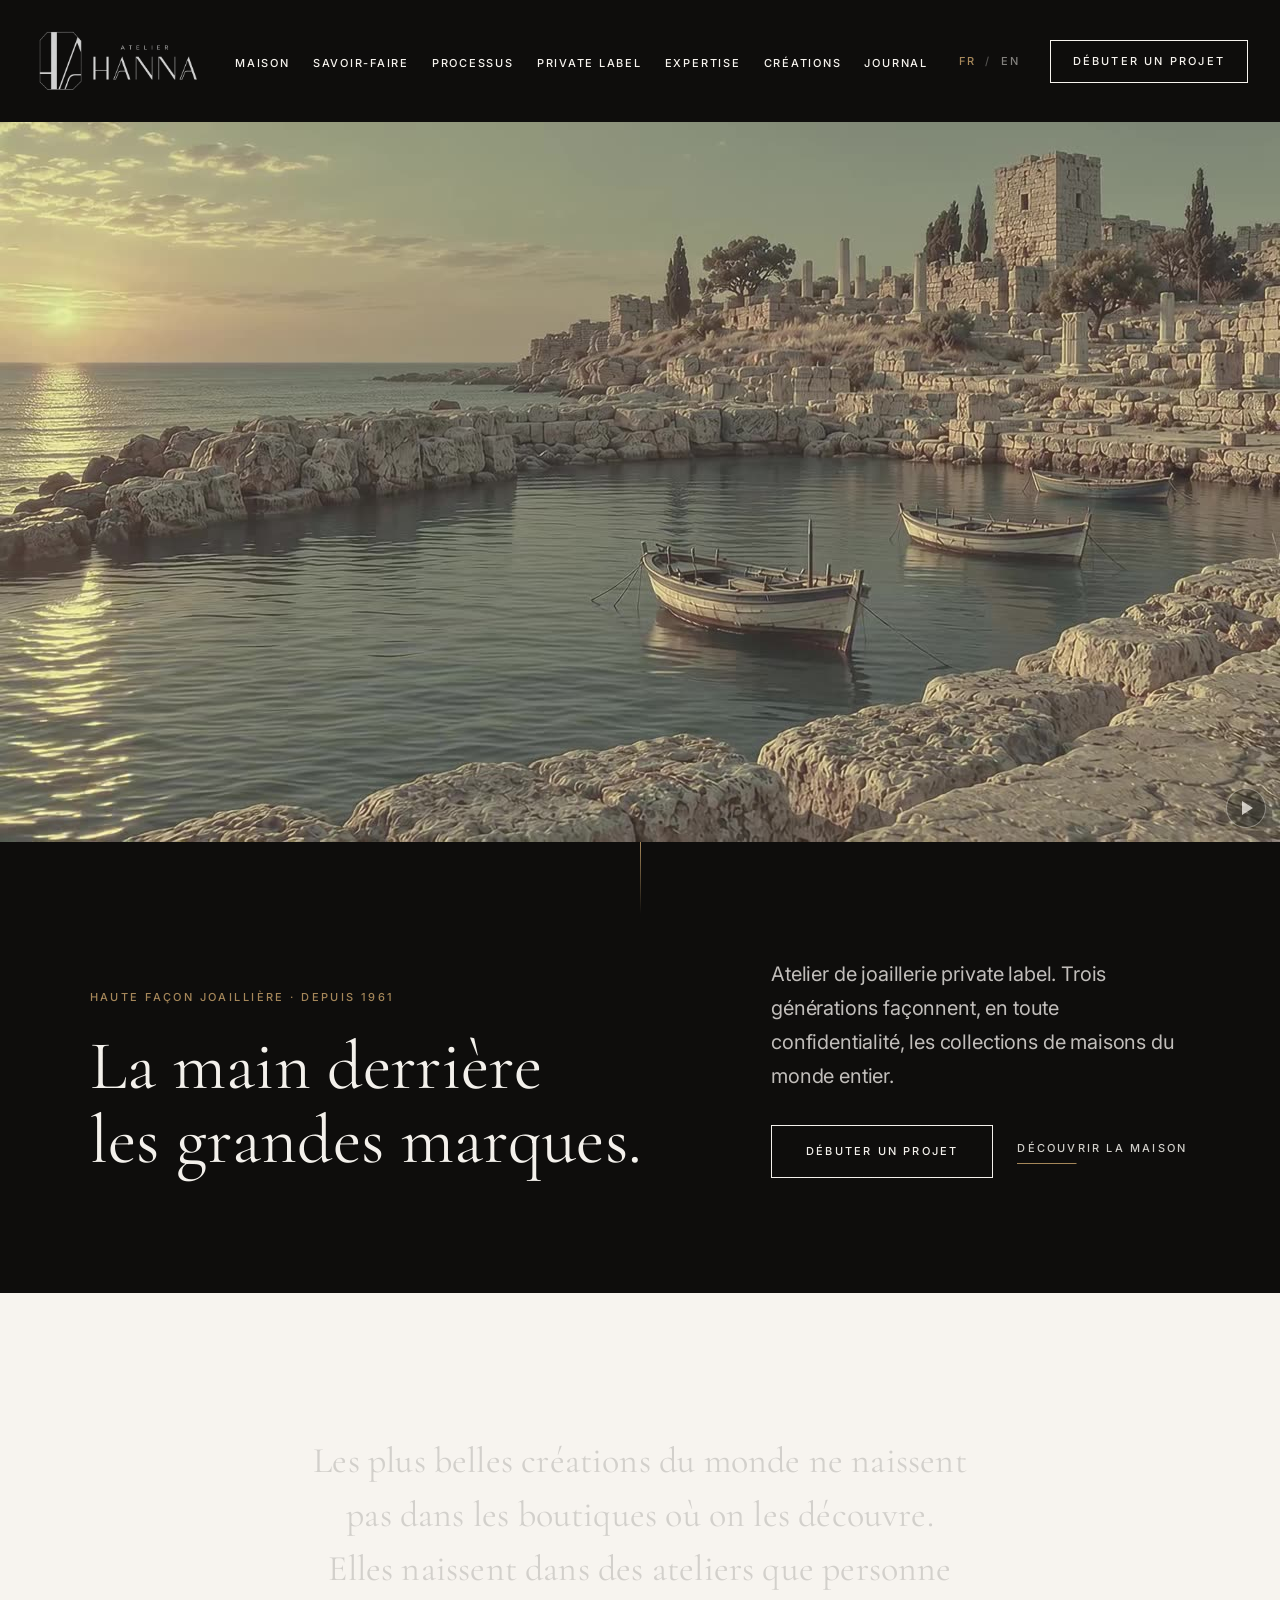
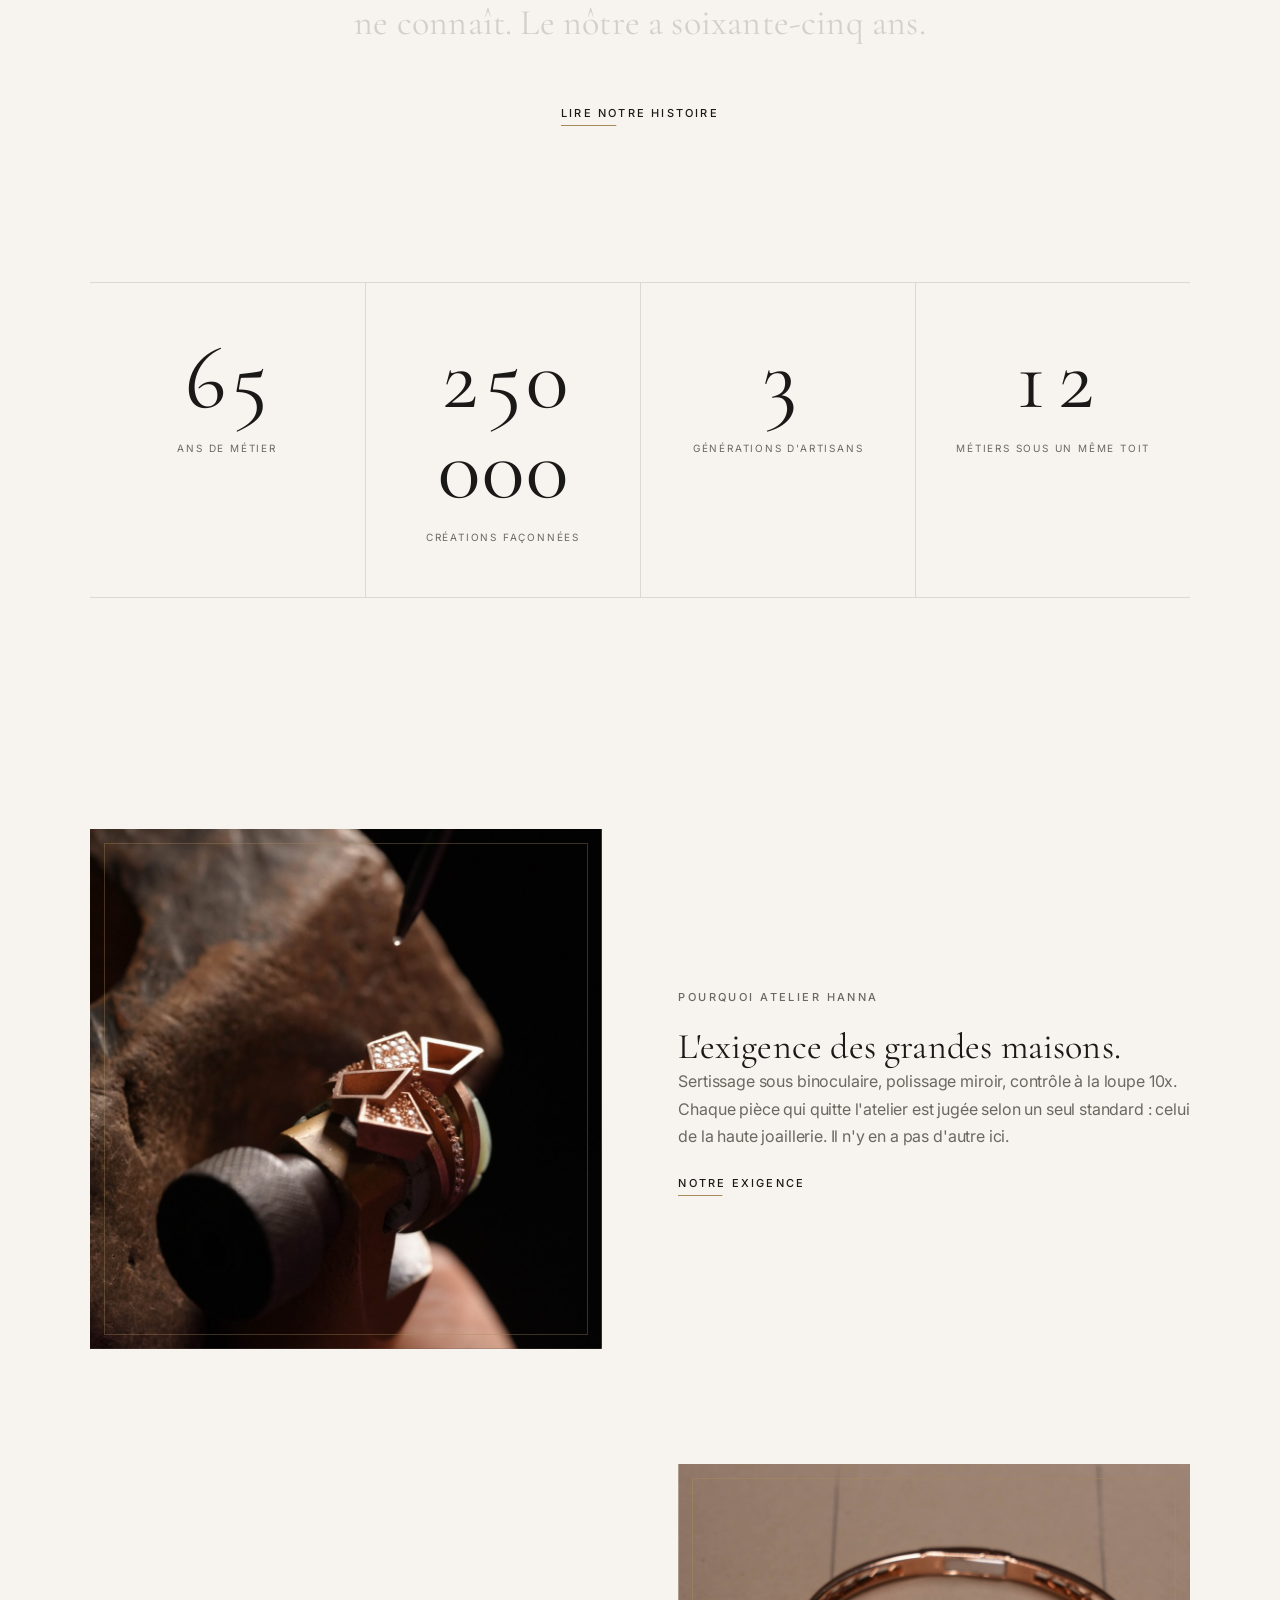
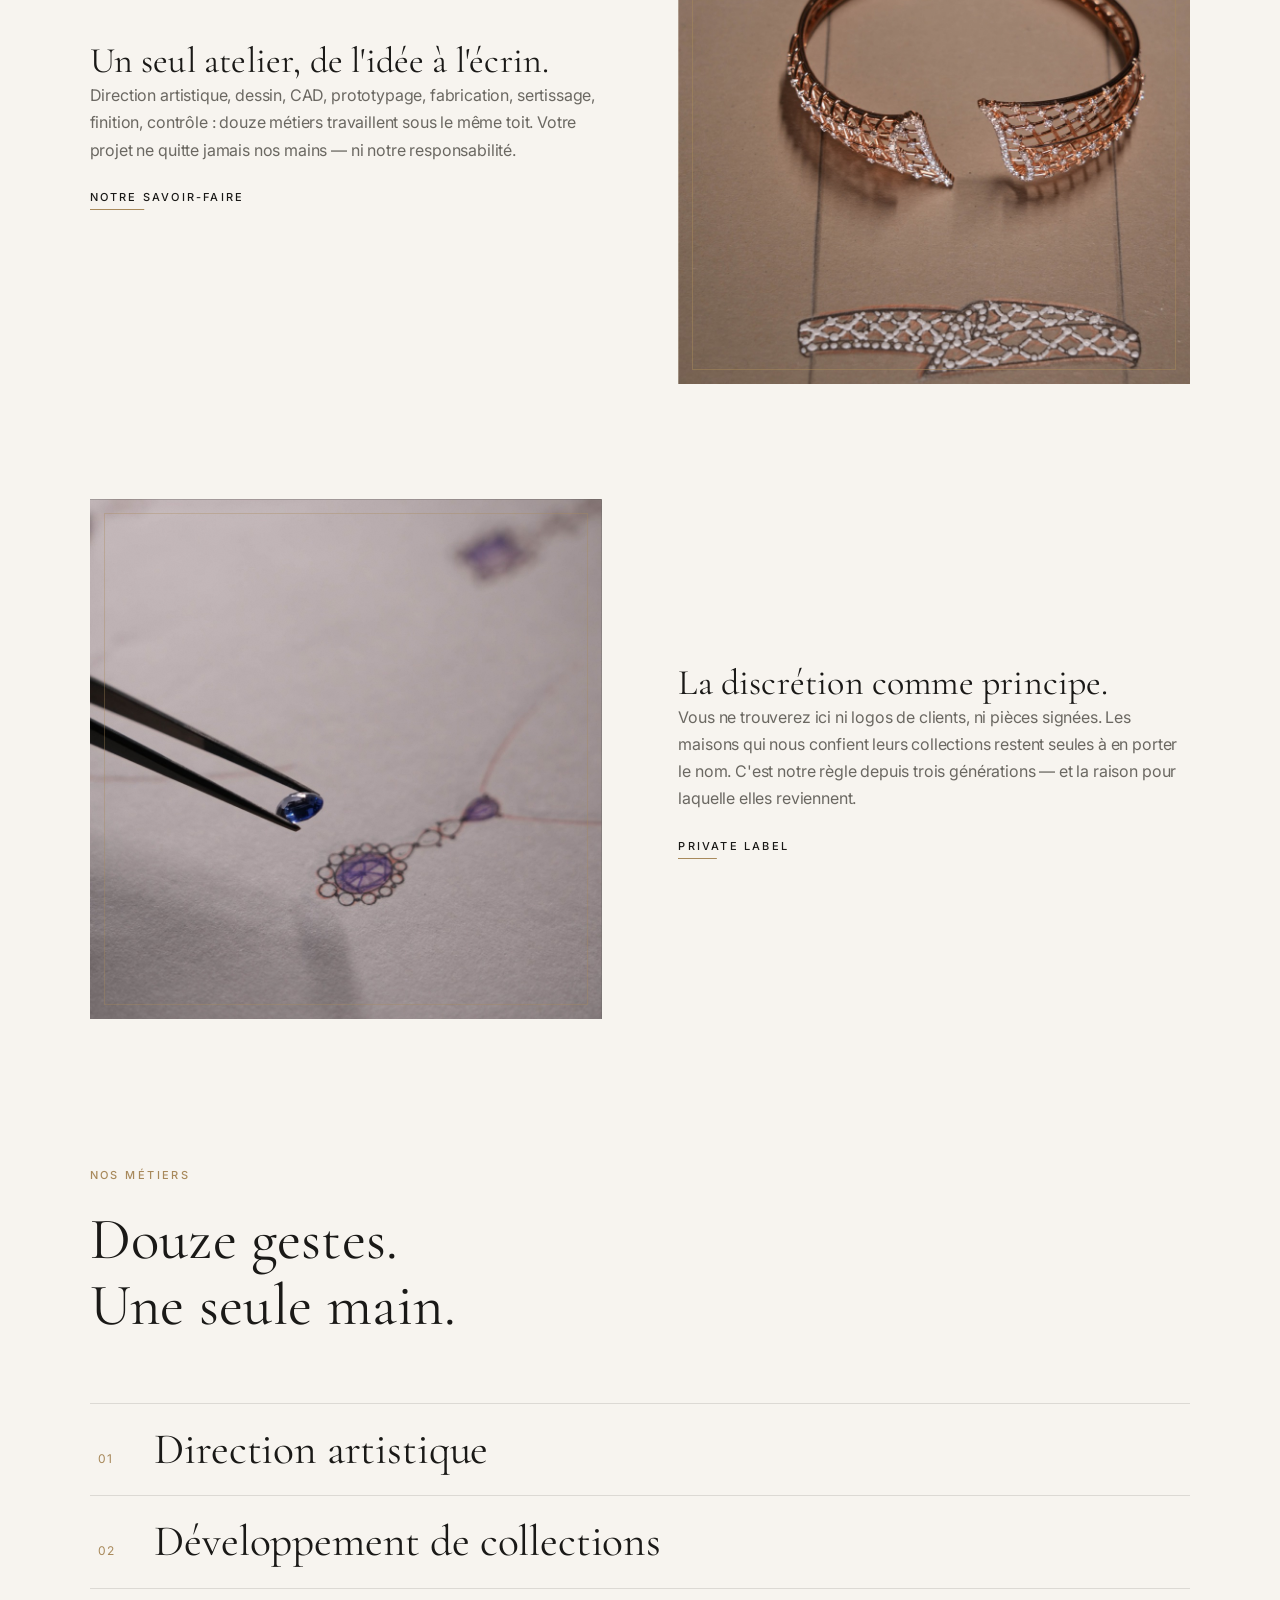
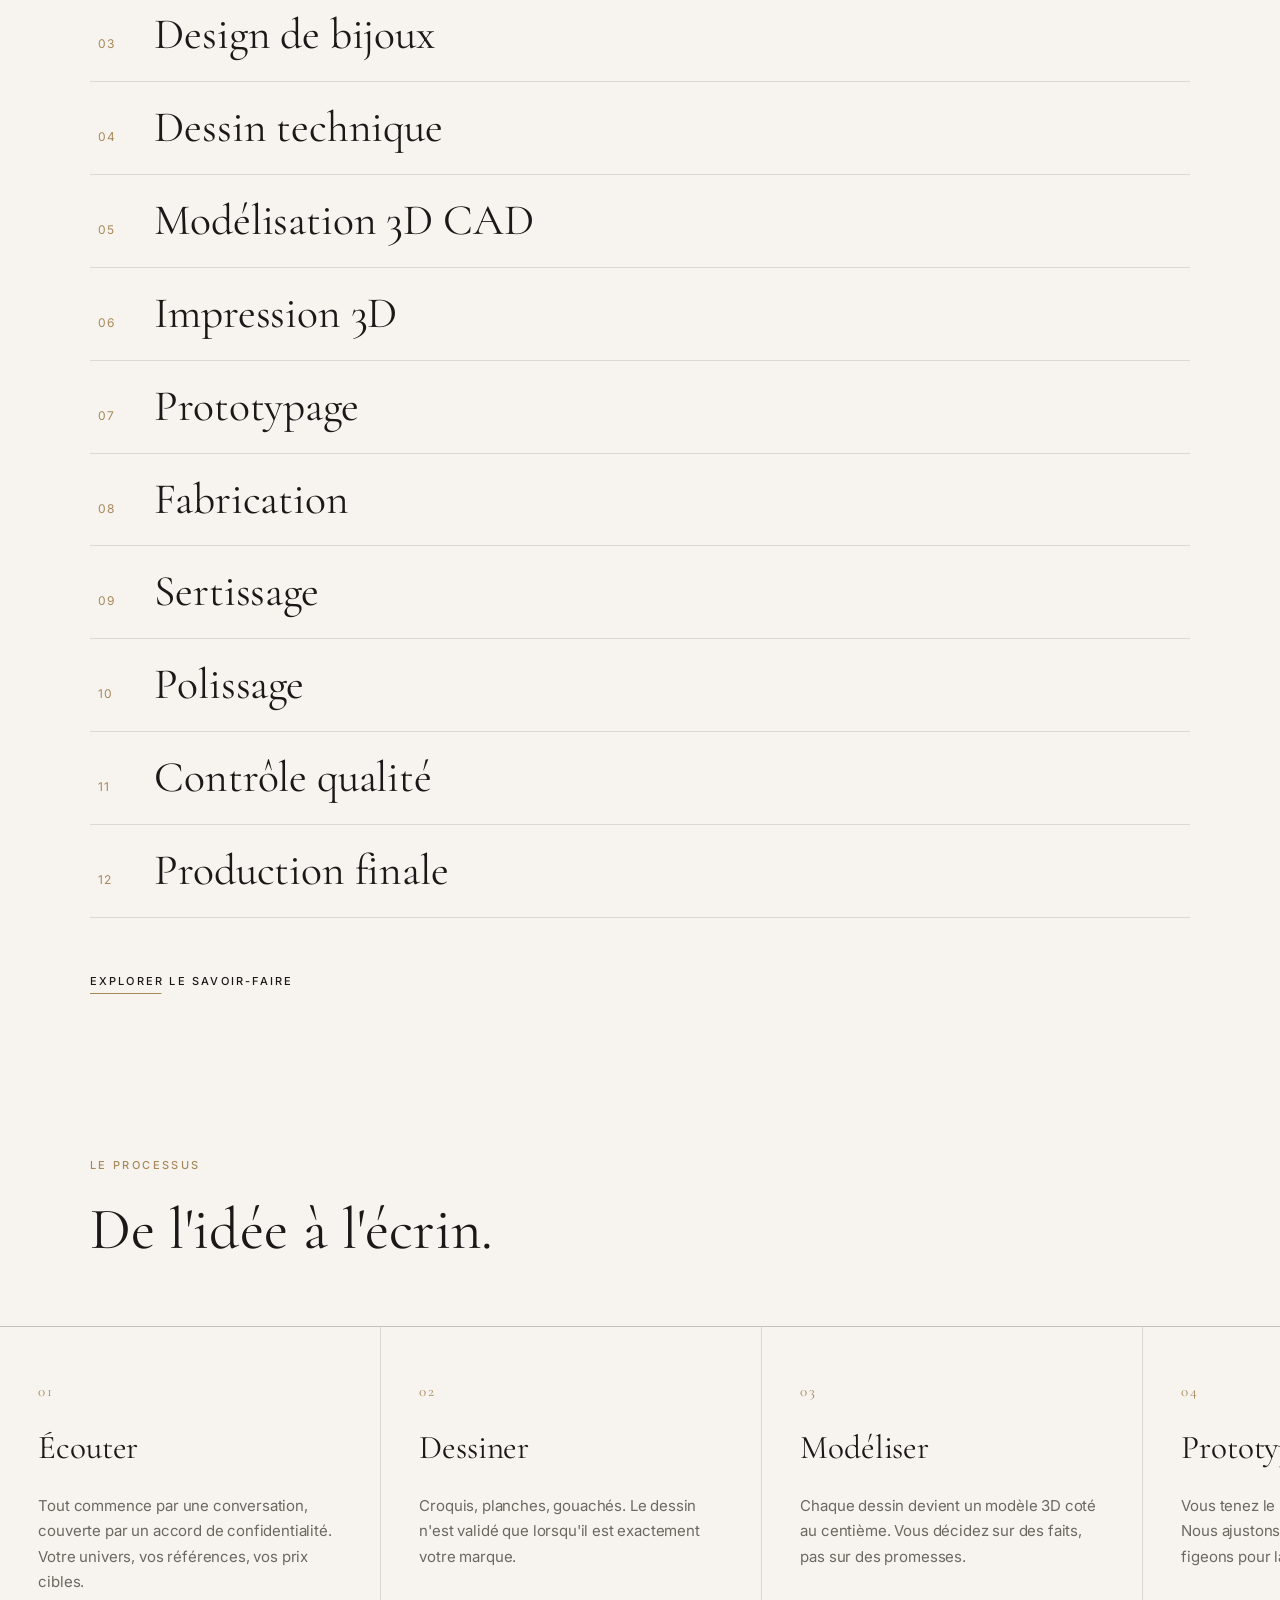
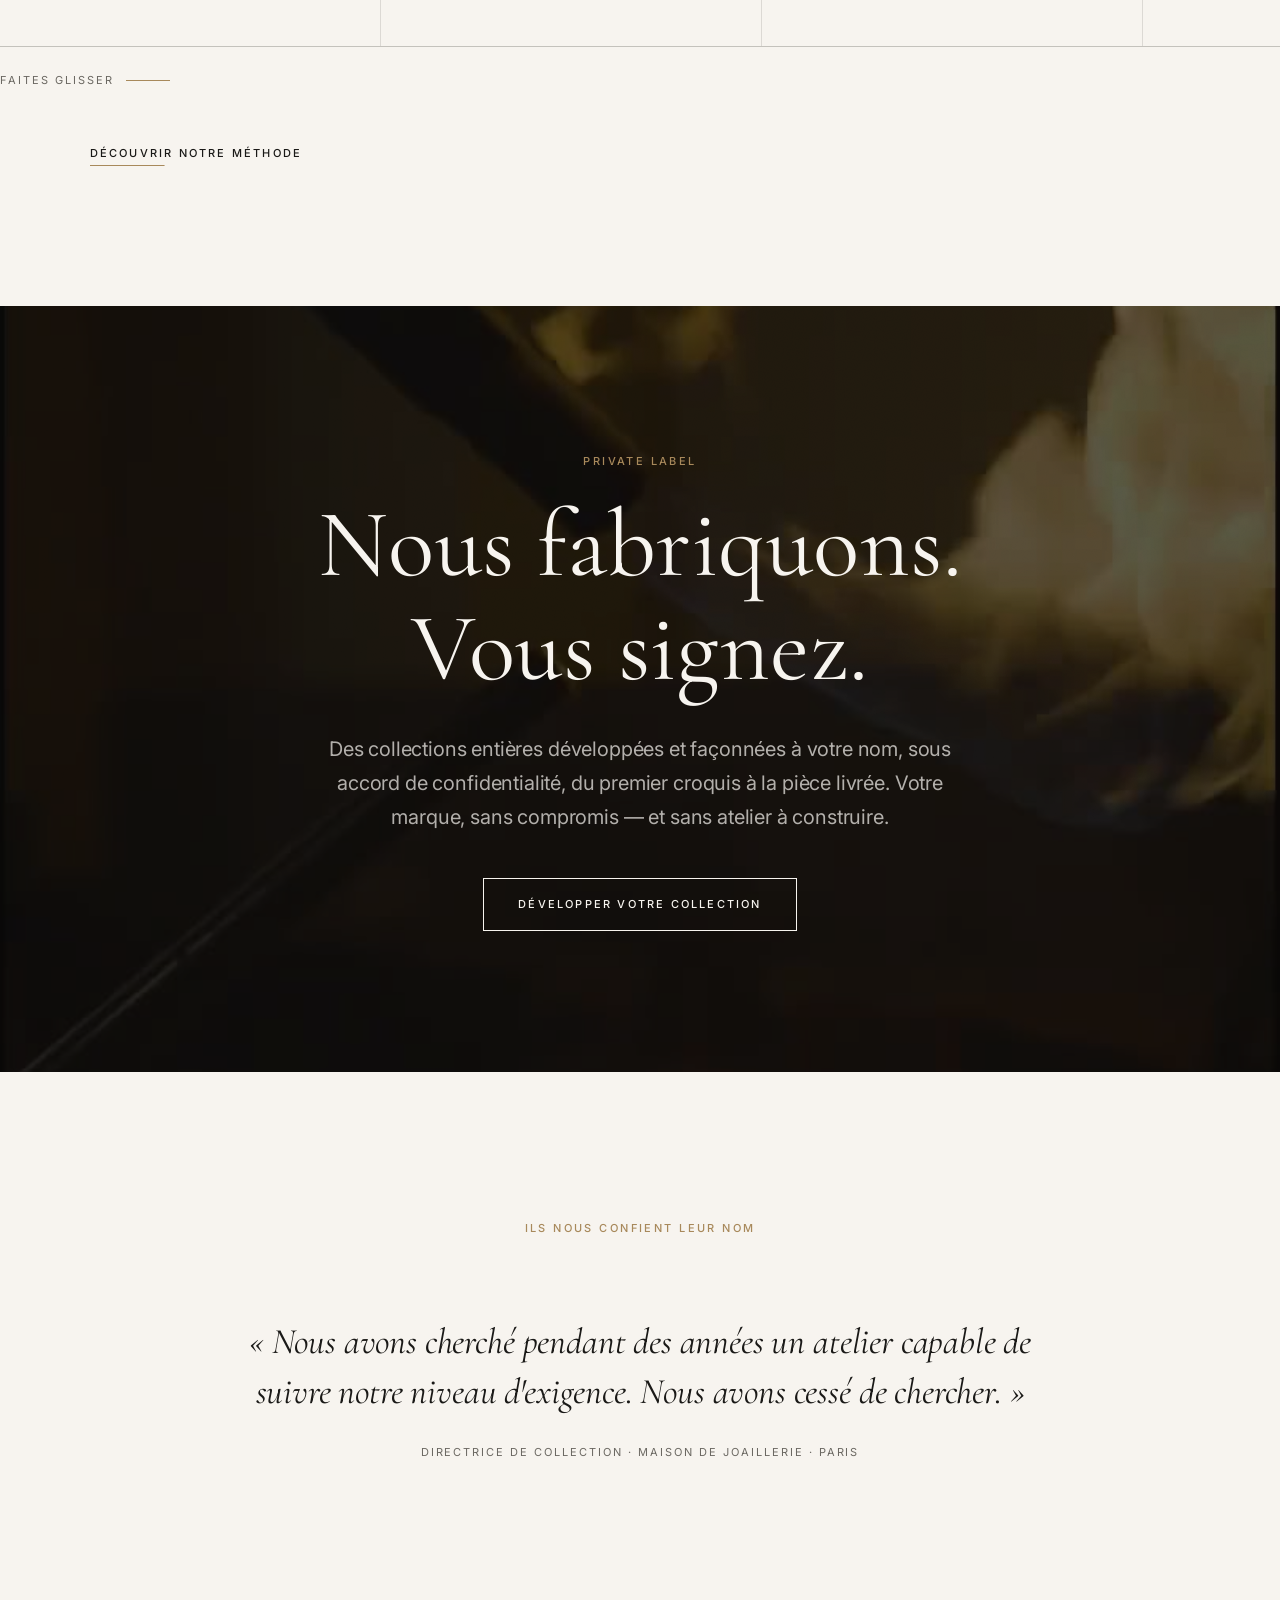
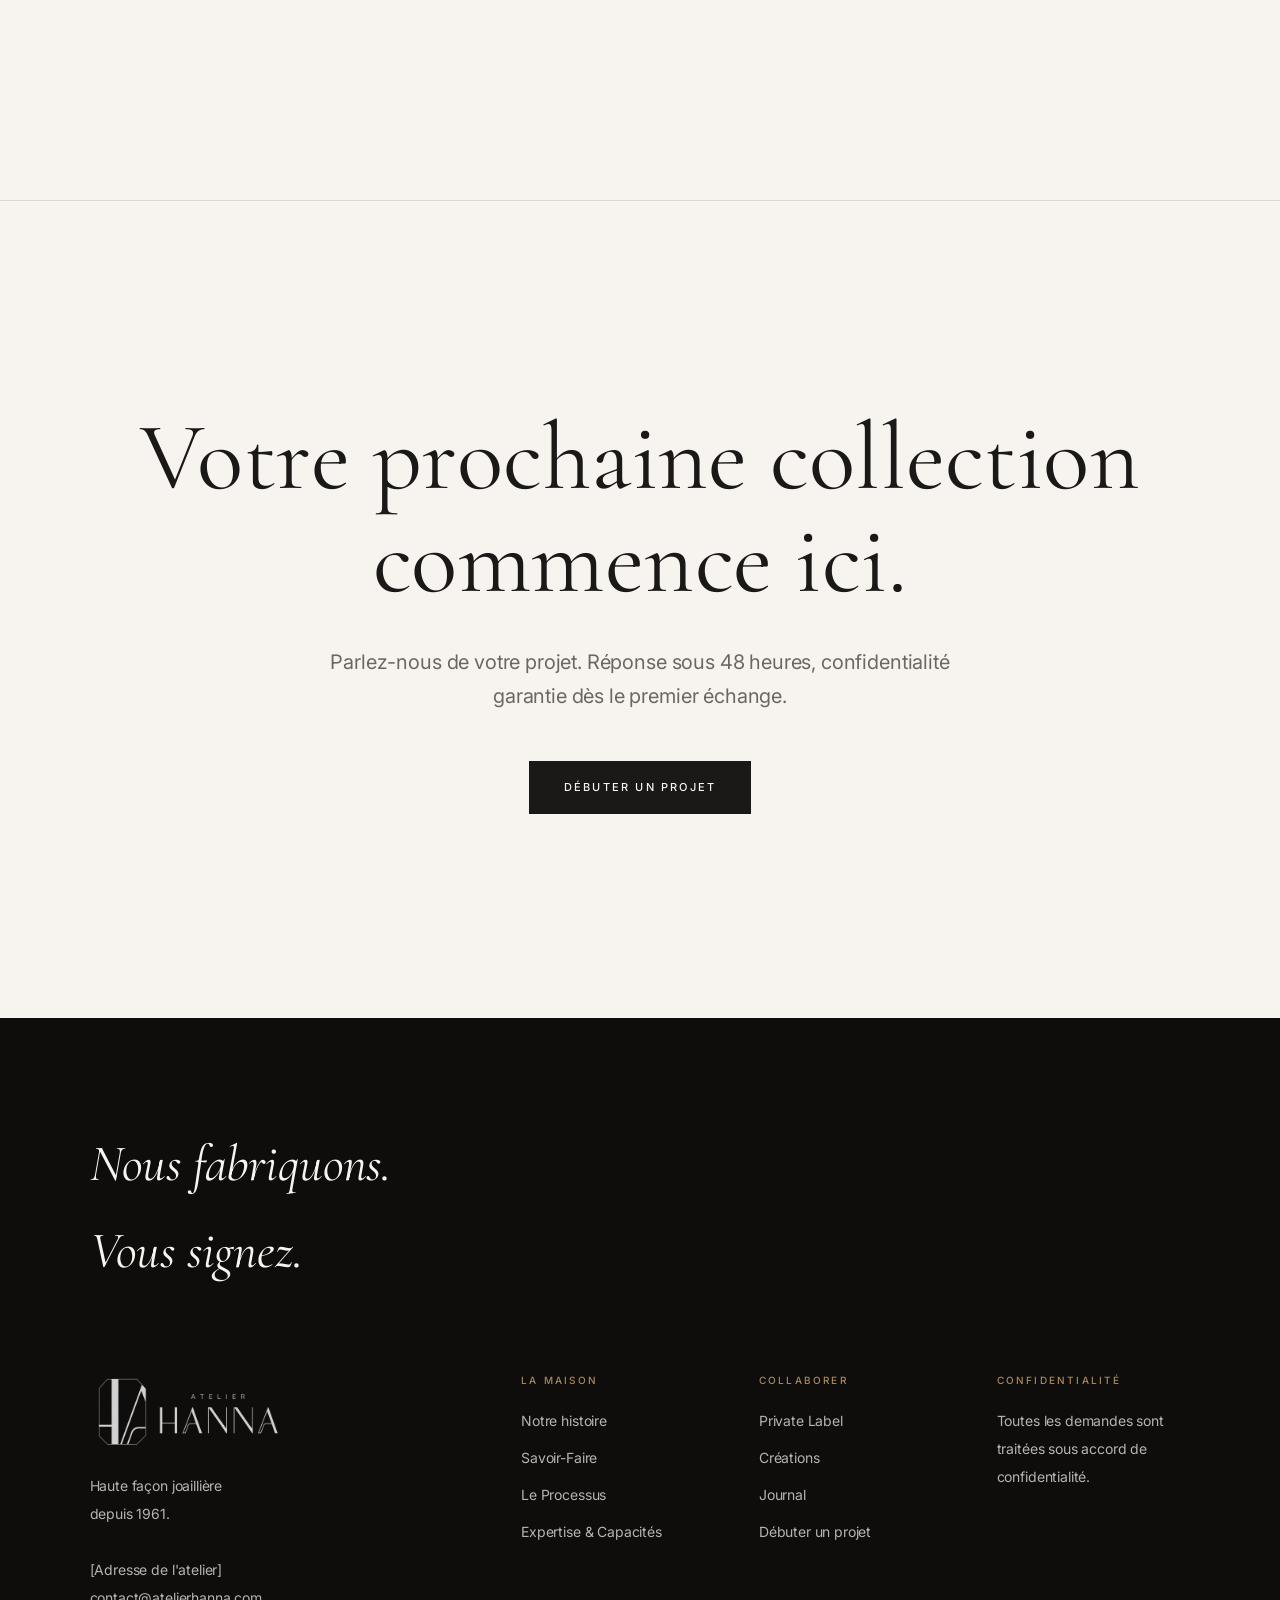
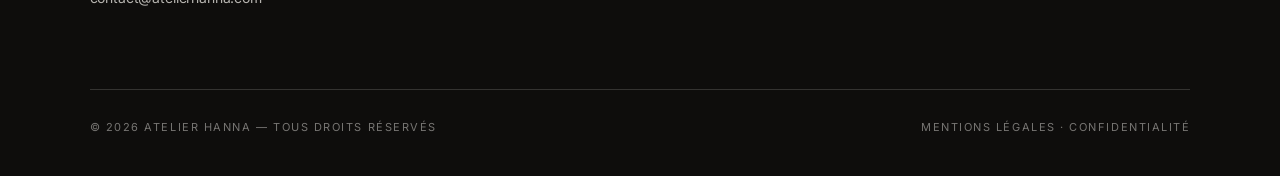
<file: index.html>
<!DOCTYPE html>
<html lang="fr">
<head>
<meta charset="utf-8">
<meta name="viewport" content="width=device-width,initial-scale=1">
<title>Atelier Hanna — Haute Façon Joaillière · Private Label depuis 1961</title>
<meta name="description" content="Atelier de joaillerie private label pour marques internationales. Design, CAD, prototypage, sertissage et production sous un même toit. 65 ans de métier, 3 générations, 250 000 créations.">
<meta property="og:title" content="Atelier Hanna — La main derrière les grandes marques">
<meta property="og:description" content="Atelier de joaillerie private label. Trois générations façonnent, en toute confidentialité, les collections de maisons du monde entier.">
<meta property="og:type" content="website">
<link rel="icon" href="/assets/img/favicon.png" type="image/png">
<link rel="apple-touch-icon" href="/assets/img/apple-touch-icon.png">
<link rel="preconnect" href="https://fonts.googleapis.com">
<link rel="preconnect" href="https://fonts.gstatic.com" crossorigin>
<link rel="stylesheet" href="https://fonts.googleapis.com/css2?family=Cormorant+Garamond:ital,wght@0,300;0,400;0,500;1,400;1,500&family=Inter:wght@400;500;600&display=swap" media="print" onload="this.media='all'">
<noscript><link rel="stylesheet" href="https://fonts.googleapis.com/css2?family=Cormorant+Garamond:ital,wght@0,300;0,400;0,500;1,400;1,500&family=Inter:wght@400;500;600&display=swap"></noscript>
<link rel="stylesheet" href="/assets/css/style.css?v=9">
<script type="application/ld+json">
{"@context":"https://schema.org","@type":"Organization","name":"Atelier Hanna",
"description":"Private label fine jewelry manufacturer — design, CAD, prototyping, setting and production under one roof since 1961.",
"foundingDate":"1961","slogan":"Nous fabriquons. Vous signez.","url":"https://atelierhanna.com"}
</script>
</head>
<body class="dark-hero film-hero">

<header class="site-header" id="siteHeader">
  <nav class="nav" aria-label="Navigation principale">
    <a class="brand" href="/"><img src="/assets/img/logo-hanna.png" alt="Atelier Hanna"></a>
    <ul class="nav-links">
      <li><a href="/maison/">Maison</a></li>
      <li><a href="/savoir-faire/">Savoir-Faire</a></li>
      <li><a href="/processus/">Processus</a></li>
      <li><a href="/private-label/">Private Label</a></li>
      <li><a href="/expertise/">Expertise</a></li>
      <li><a href="/creations/">Créations</a></li>
      <li><a href="/journal/">Journal</a></li>
    </ul>
    <a class="cta-nav" href="/contact/">Débuter un projet</a>
    <button class="burger" aria-label="Menu" aria-expanded="false"><span></span><span></span><span></span></button>
  </nav>
</header>
<div class="mobile-menu">
  <a href="/maison/">Maison</a>
  <a href="/savoir-faire/">Savoir-Faire</a>
  <a href="/processus/">Processus</a>
  <a href="/private-label/">Private Label</a>
  <a href="/expertise/">Expertise</a>
  <a href="/creations/">Créations</a>
  <a href="/journal/">Journal</a>
  <a class="cta-mobile" href="/contact/">Débuter un projet</a>
</div>

<main>

<!-- ============ HÉRO ============ -->
<!-- Film d'ouverture : la vidéo est seule à l'écran (elle contient ses
     propres textes), le titre du site arrive juste en dessous. -->
<section class="hero-film">
  <div class="hero-film-frame">
    <video data-pausable autoplay muted loop playsinline preload="metadata" poster="/assets/img/histoire-hanna-poster.jpg" aria-label="L’histoire d’Atelier Hanna, de 1961 à aujourd’hui">
      <!-- Le navigateur prend la première source qu'il sait lire :
           - mobile/tablette (≤ 820 px) : 720p, plus léger ;
           - ordinateur : 1080p.
           Pour chaque taille, HEVC (plus léger) d'abord, puis H.264
           pour les navigateurs qui ne lisent pas le HEVC (Firefox, Android…). -->
      <source src="/assets/video/histoire-hanna.mp4" media="(max-width: 820px)" type='video/mp4; codecs="hvc1.1.6.L93.B0"'>
      <source src="/assets/video/histoire-hanna-h264.mp4" media="(max-width: 820px)" type="video/mp4">
      <source src="/assets/video/histoire-hanna-1080.mp4" type='video/mp4; codecs="hvc1.1.6.L120.B0"'>
      <source src="/assets/video/histoire-hanna-1080-h264.mp4" type="video/mp4">
    </video>
  </div>
</section>

<section class="hero-intro grain">
  <div class="hero-scroll" aria-hidden="true"></div>
  <div class="container hero-intro-inner">
    <div class="hero-intro-title">
      <p class="eyebrow" data-reveal>Haute façon joaillière · Depuis 1961</p>
      <h1 class="d1" data-reveal style="transition-delay:.15s">La main derrière<br>les grandes marques.</h1>
    </div>
    <div class="hero-intro-side">
      <p class="lead" data-reveal style="transition-delay:.3s">Atelier de joaillerie private label. Trois générations façonnent, en&nbsp;toute confidentialité, les collections de maisons du monde entier.</p>
      <div class="hero-actions" data-reveal style="transition-delay:.45s">
        <a class="btn light" href="/contact/">Débuter un projet</a>
        <a class="link-more" href="/maison/">Découvrir la Maison</a>
      </div>
    </div>
  </div>
</section>

<!-- ============ MANIFESTE ============ -->
<section class="manifeste center">
  <div class="container">
    <p class="d3" data-ink>Les plus belles créations du monde ne naissent pas dans les boutiques où on les découvre. Elles naissent dans des ateliers que personne ne connaît. Le nôtre a soixante-cinq ans.</p>
    <p style="margin-top:48px" data-reveal><a class="link-more" href="/maison/">Lire notre histoire</a></p>
  </div>
</section>

<!-- ============ CHIFFRES ============ -->
<section class="tight" style="padding-top:0">
  <div class="container">
    <div class="stats" data-reveal>
      <div><span class="v" data-count="65">0</span><span class="l">ans de métier</span></div>
      <div><span class="v" data-count="250000">0</span><span class="l">créations façonnées</span></div>
      <div><span class="v" data-count="3">0</span><span class="l">générations d'artisans</span></div>
      <div><span class="v" data-count="12">0</span><span class="l">métiers sous un même toit</span></div>
    </div>
  </div>
</section>

<!-- ============ POURQUOI HANNA ============ -->
<section>
  <div class="container">
    <div class="alt">
      <div class="alt-media" data-reveal="clip"><div class="ph t-or tall"><img class="real" src="/assets/img/bague-pierres.jpg" alt="Sertissage d'une bague tenue en étau" loading="lazy"></div></div>
      <div class="txt" data-reveal>
        <p class="eyebrow">Pourquoi Atelier Hanna</p>
        <h2 class="d3">L'exigence des grandes maisons.</h2>
        <p>Sertissage sous binoculaire, polissage miroir, contrôle à la loupe 10x. Chaque pièce qui quitte l'atelier est jugée selon un seul standard&nbsp;: celui de la haute joaillerie. Il n'y en a pas d'autre ici.</p>
        <a class="link-more" href="/expertise/">Notre exigence</a>
      </div>
    </div>
    <div class="alt flip">
      <div class="alt-media" data-reveal="clip"><div class="ph t-papier tall"><img class="real" src="/assets/img/fonte-creuset.jpg" alt="Jonc ajouré posé sur son dessin" loading="lazy"></div></div>
      <div class="txt" data-reveal>
        <h2 class="d3">Un seul atelier, de l'idée à l'écrin.</h2>
        <p>Direction artistique, dessin, CAD, prototypage, fabrication, sertissage, finition, contrôle&nbsp;: douze métiers travaillent sous le même toit. Votre projet ne quitte jamais nos mains — ni notre responsabilité.</p>
        <a class="link-more" href="/savoir-faire/">Notre savoir-faire</a>
      </div>
    </div>
    <div class="alt">
      <div class="alt-media" data-reveal="clip"><div class="ph t-velours tall"><img class="real" src="/assets/img/ecrin-hanna.jpg" alt="Saphir présenté sur le dessin d'un pendentif" loading="lazy"></div></div>
      <div class="txt" data-reveal>
        <h2 class="d3">La discrétion comme principe.</h2>
        <p>Vous ne trouverez ici ni logos de clients, ni pièces signées. Les maisons qui nous confient leurs collections restent seules à en porter le nom. C'est notre règle depuis trois générations — et la raison pour laquelle elles reviennent.</p>
        <a class="link-more" href="/private-label/">Private label</a>
      </div>
    </div>
  </div>
</section>

<!-- ============ SAVOIR-FAIRE ============ -->
<section style="padding-top:0">
  <div class="container">
    <div class="section-head" data-reveal>
      <p class="eyebrow">Nos métiers</p>
      <h2 class="d2">Douze gestes.<br>Une seule main.</h2>
    </div>
    <ul class="metier-list" data-reveal>
      <li data-tone="t-papier" data-label="Direction artistique" data-img="/assets/img/gestes/geste-01-direction-artistique.jpg"><a href="/savoir-faire/#creer"><span class="num">01</span>Direction artistique</a></li>
      <li data-tone="t-papier" data-label="Développement de collections" data-img="/assets/img/gestes/geste-02-developpement-collections.jpg"><a href="/savoir-faire/#creer"><span class="num">02</span>Développement de collections</a></li>
      <li data-tone="t-papier" data-label="Design de bijoux · gouaché" data-img="/assets/img/gestes/geste-03-design-bijoux.jpg"><a href="/savoir-faire/#creer"><span class="num">03</span>Design de bijoux</a></li>
      <li data-tone="t-papier" data-label="Dessin technique" data-img="/assets/img/gestes/geste-04-dessin-technique.jpg"><a href="/savoir-faire/#creer"><span class="num">04</span>Dessin technique</a></li>
      <li data-tone="t-cire" data-label="Modélisation 3D CAD" data-img="/assets/img/gestes/geste-05-modelisation-3d.jpg"><a href="/savoir-faire/#developper"><span class="num">05</span>Modélisation 3D CAD</a></li>
      <li data-tone="t-cire" data-label="Impression 3D · cires calcinables" data-img="/assets/img/gestes/geste-06-impression-3d.jpg"><a href="/savoir-faire/#developper"><span class="num">06</span>Impression 3D</a></li>
      <li data-tone="t-cire" data-label="Prototypage" data-img="/assets/img/gestes/geste-07-prototypage.jpg"><a href="/savoir-faire/#developper"><span class="num">07</span>Prototypage</a></li>
      <li data-tone="t-etabli" data-label="Fabrication · montage" data-img="/assets/img/gestes/geste-08-fabrication.jpg"><a href="/savoir-faire/#faconner"><span class="num">08</span>Fabrication</a></li>
      <li data-tone="t-or" data-label="Sertissage sous binoculaire" data-img="/assets/img/gestes/geste-09-sertissage.jpg"><a href="/savoir-faire/#faconner"><span class="num">09</span>Sertissage</a></li>
      <li data-tone="t-or" data-label="Polissage · avivage" data-img="/assets/img/gestes/geste-10-polissage.jpg"><a href="/savoir-faire/#faconner"><span class="num">10</span>Polissage</a></li>
      <li data-tone="t-velours" data-label="Contrôle qualité · loupe 10x" data-img="/assets/img/gestes/geste-11-controle-qualite.jpg"><a href="/savoir-faire/#faconner"><span class="num">11</span>Contrôle qualité</a></li>
      <li data-tone="t-velours" data-label="Production finale" data-img="/assets/img/gestes/geste-12-production-finale.jpg"><a href="/savoir-faire/#faconner"><span class="num">12</span>Production finale</a></li>
    </ul>
    <p style="margin-top:48px" data-reveal><a class="link-more" href="/savoir-faire/">Explorer le savoir-faire</a></p>
  </div>
  <div class="cursor-media" aria-hidden="true"><div class="ph t-etabli"><span class="ph-label"></span></div></div>
</section>

<!-- ============ PROCESSUS ============ -->
<section style="padding-top:0">
  <div class="container">
    <div class="section-head" data-reveal>
      <p class="eyebrow">Le processus</p>
      <h2 class="d2">De l'idée à l'écrin.</h2>
    </div>
  </div>
  <div class="hstrip" data-reveal>
    <div class="step"><span class="n">01</span><h3>Écouter</h3><p>Tout commence par une conversation, couverte par un accord de confidentialité. Votre univers, vos références, vos prix cibles.</p></div>
    <div class="step"><span class="n">02</span><h3>Dessiner</h3><p>Croquis, planches, gouachés. Le dessin n'est validé que lorsqu'il est exactement votre marque.</p></div>
    <div class="step"><span class="n">03</span><h3>Modéliser</h3><p>Chaque dessin devient un modèle 3D coté au centième. Vous décidez sur des faits, pas sur des promesses.</p></div>
    <div class="step"><span class="n">04</span><h3>Prototyper</h3><p>Vous tenez le premier exemplaire en main. Nous ajustons jusqu'au juste, puis nous le figeons pour la production.</p></div>
    <div class="step"><span class="n">05</span><h3>Façonner</h3><p>Fonte, montage, sertissage, polissage — sous le contrôle du même chef de projet, du début à la fin.</p></div>
    <div class="step"><span class="n">06</span><h3>Contrôler &amp; livrer</h3><p>Chaque pièce passe le contrôle final à la loupe 10x. Ce qui n'est pas parfait ne part pas.</p></div>
  </div>
  <div class="container" style="margin-top:48px">
    <a class="link-more" href="/processus/" data-reveal>Découvrir notre méthode</a>
  </div>
</section>

<!-- ============ PRIVATE LABEL ============ -->
<section class="band grain">
  <div class="band-bg" aria-hidden="true">
    <video autoplay muted loop playsinline preload="metadata" poster="/assets/img/fonte-poster.jpg">
      <source src="/assets/video/fonte.mp4" type="video/mp4">
    </video>
  </div>
  <div class="container center" style="position:relative;z-index:2">
    <p class="eyebrow" data-reveal>Private Label</p>
    <h2 class="d1" data-reveal>Nous fabriquons.<br>Vous signez.</h2>
    <p class="lead" data-reveal style="margin:32px auto 44px">Des collections entières développées et façonnées à votre nom, sous accord de confidentialité, du premier croquis à la pièce livrée. Votre marque, sans compromis — et sans atelier à construire.</p>
    <a class="btn light" href="/private-label/" data-reveal>Développer votre collection</a>
  </div>
</section>

<!-- ============ TÉMOIGNAGES ============ -->
<section>
  <div class="container center">
    <p class="eyebrow" data-reveal>Ils nous confient leur nom</p>
    <div class="quotes" data-reveal>
      <figure class="quote on">
        <p>«&nbsp;Nous avons cherché pendant des années un atelier capable de suivre notre niveau d'exigence. Nous avons cessé de chercher.&nbsp;»</p>
        <cite>Directrice de collection · Maison de joaillerie · Paris</cite>
      </figure>
      <figure class="quote">
        <p>«&nbsp;La qualité d'une grande maison, la réactivité d'un atelier familial. Cette combinaison n'existe pratiquement nulle part.&nbsp;»</p>
        <cite>Fondateur · Marque de joaillerie indépendante · New York</cite>
      </figure>
      <figure class="quote">
        <p>«&nbsp;Ils comprennent un croquis à main levée comme un fichier 3D. C'est ce qui fait toute la différence.&nbsp;»</p>
        <cite>Directeur artistique · Maison de mode · Milan</cite>
      </figure>
    </div>
    <div class="quote-dots">
      <button class="on" aria-label="Témoignage 1"></button>
      <button aria-label="Témoignage 2"></button>
      <button aria-label="Témoignage 3"></button>
    </div>
    <p class="small-caps" style="margin-top:54px" data-reveal>Par principe de confidentialité, nos clients sont cités sans être nommés.</p>
  </div>
</section>

<!-- ============ CTA FINAL ============ -->
<section class="center" style="padding-block:clamp(120px,16vw,240px);border-top:1px solid var(--hair)">
  <div class="container">
    <h2 class="d1" data-reveal>Votre prochaine collection<br>commence ici.</h2>
    <p class="lead" data-reveal style="margin:32px auto 48px">Parlez-nous de votre projet. Réponse sous 48&nbsp;heures, confidentialité garantie dès le premier échange.</p>
    <a class="btn solid" href="/contact/" data-reveal>Débuter un projet</a>
  </div>
</section>

</main>

<!-- ============ FOOTER ============ -->
<footer class="site-footer">
  <div class="container">
    <p class="sig d-it">Nous fabriquons.<br>Vous signez.</p>
    <div class="footer-grid">
      <div>
        <span class="brand-footer"><img src="/assets/img/logo-hanna.png" alt="Atelier Hanna"></span>
        <p>Haute façon joaillière<br>depuis 1961.<br><br>[Adresse de l'atelier]<br>contact@atelierhanna.com</p>
      </div>
      <div>
        <h4>La Maison</h4>
        <ul>
          <li><a href="/maison/">Notre histoire</a></li>
          <li><a href="/savoir-faire/">Savoir-Faire</a></li>
          <li><a href="/processus/">Le Processus</a></li>
          <li><a href="/expertise/">Expertise &amp; Capacités</a></li>
        </ul>
      </div>
      <div>
        <h4>Collaborer</h4>
        <ul>
          <li><a href="/private-label/">Private Label</a></li>
          <li><a href="/creations/">Créations</a></li>
          <li><a href="/journal/">Journal</a></li>
          <li><a href="/contact/">Débuter un projet</a></li>
        </ul>
      </div>
      <div>
        <h4>Confidentialité</h4>
        <p>Toutes les demandes sont traitées sous accord de confidentialité.</p>
      </div>
    </div>
    <div class="footer-bottom">
      <span>© <span data-year>2026</span> Atelier Hanna — Tous droits réservés</span>
      <span><a href="/mentions-legales/">Mentions légales</a> · <a href="/confidentialite/">Confidentialité</a></span>
    </div>
  </div>
</footer>

<script src="/assets/js/main.js?v=9" defer></script>
</body>
</html>
</file>
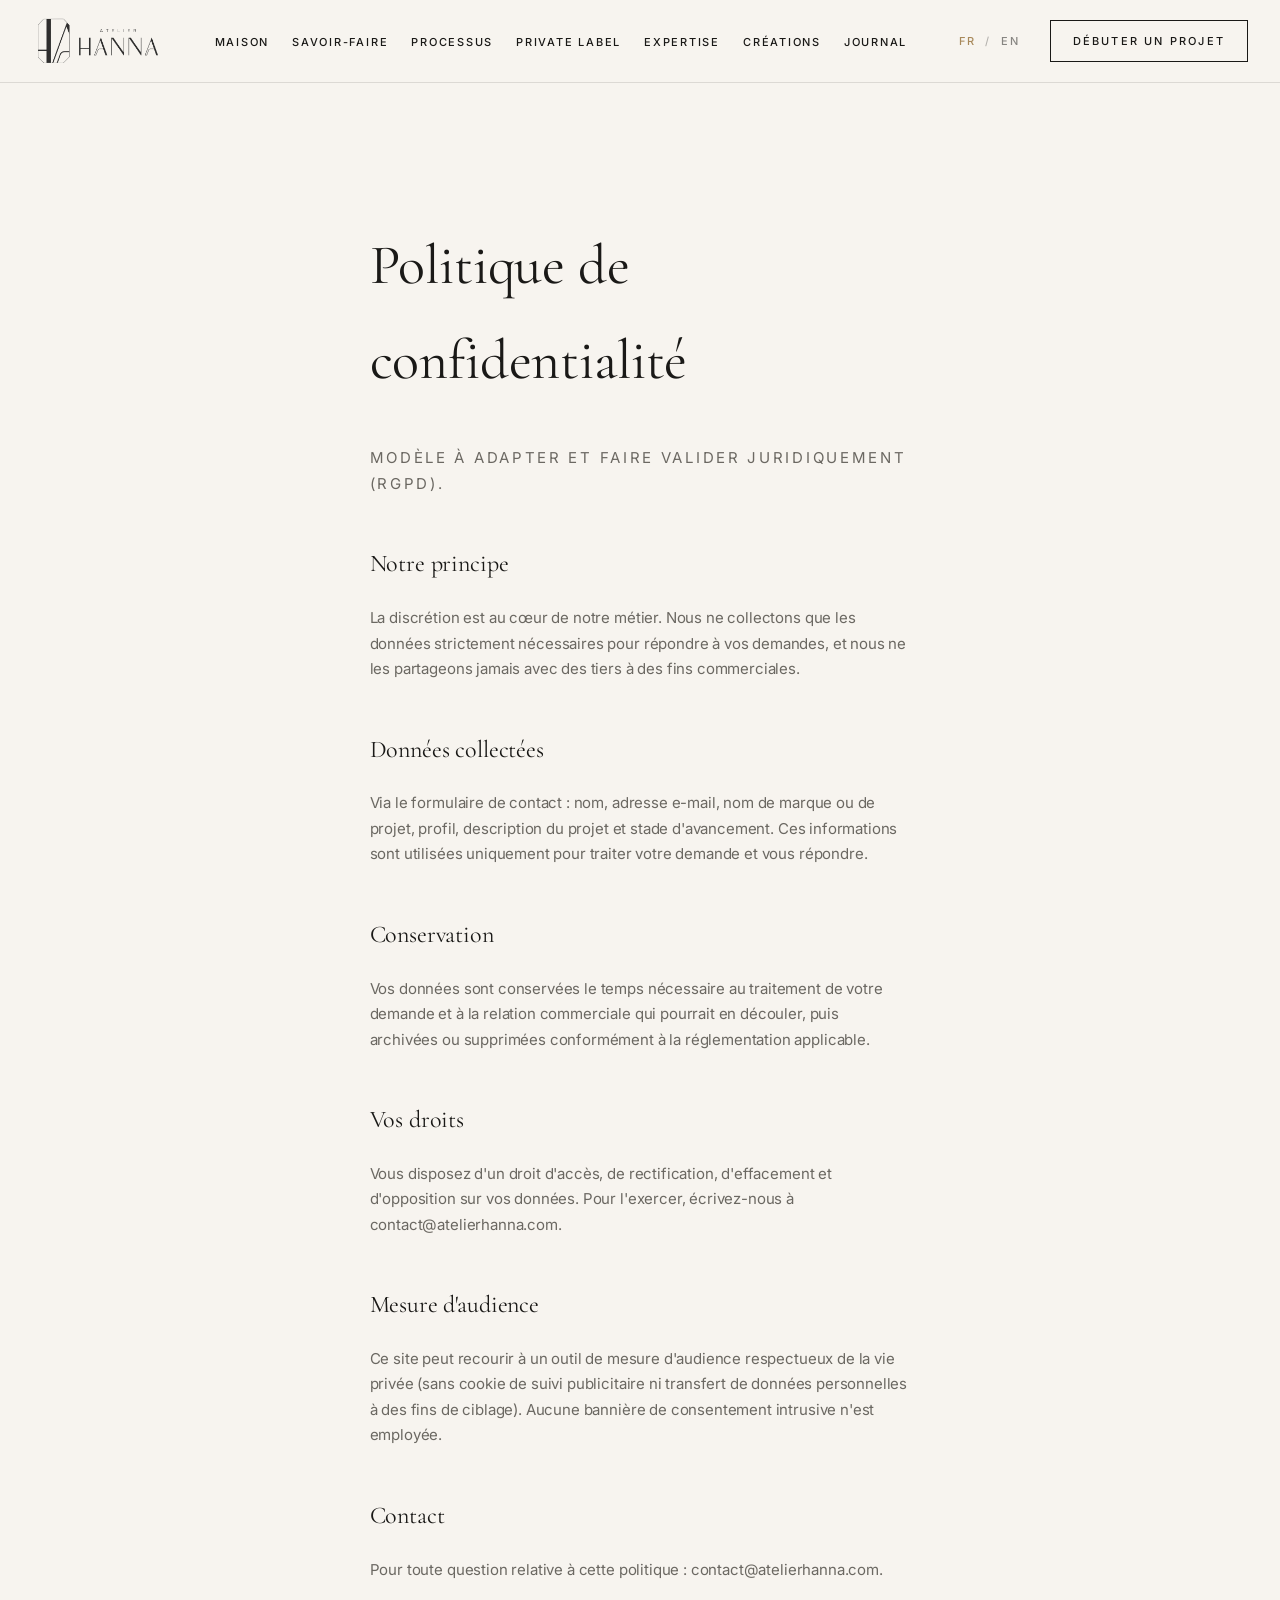
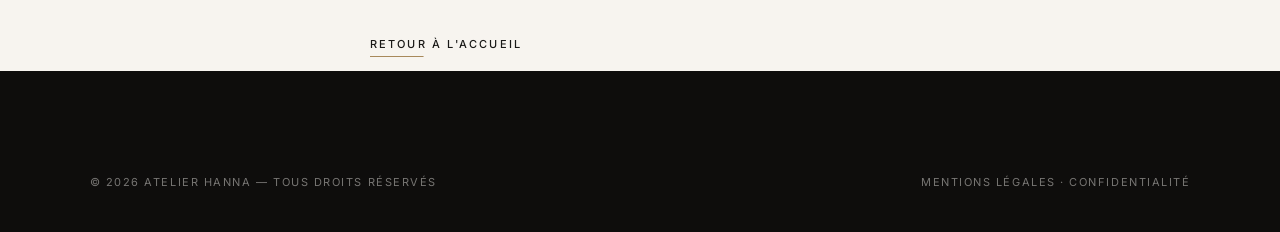
<file: confidentialite/index.html>
<!DOCTYPE html>
<html lang="fr">
<head>
<meta charset="utf-8">
<meta name="viewport" content="width=device-width,initial-scale=1">
<title>Politique de confidentialité | Atelier Hanna</title>
<meta name="robots" content="noindex,follow">
<link rel="icon" href="/assets/img/favicon.png" type="image/png">
<link rel="apple-touch-icon" href="/assets/img/apple-touch-icon.png">
<link rel="preconnect" href="https://fonts.googleapis.com">
<link rel="preconnect" href="https://fonts.gstatic.com" crossorigin>
<link rel="stylesheet" href="https://fonts.googleapis.com/css2?family=Cormorant+Garamond:ital,wght@0,400;0,500;1,400&family=Inter:wght@400;500;600&display=swap" media="print" onload="this.media='all'">
<noscript><link rel="stylesheet" href="https://fonts.googleapis.com/css2?family=Cormorant+Garamond:ital,wght@0,400;0,500;1,400&family=Inter:wght@400;500;600&display=swap"></noscript>
<link rel="stylesheet" href="/assets/css/style.css?v=9">
</head>
<body class="header-solid">

<header class="site-header scrolled" id="siteHeader">
  <nav class="nav" aria-label="Navigation principale">
    <a class="brand" href="/"><img src="/assets/img/logo-hanna.png" alt="Atelier Hanna"></a>
    <ul class="nav-links">
      <li><a href="/maison/">Maison</a></li>
      <li><a href="/savoir-faire/">Savoir-Faire</a></li>
      <li><a href="/processus/">Processus</a></li>
      <li><a href="/private-label/">Private Label</a></li>
      <li><a href="/expertise/">Expertise</a></li>
      <li><a href="/creations/">Créations</a></li>
      <li><a href="/journal/">Journal</a></li>
    </ul>
    <a class="cta-nav" href="/contact/">Débuter un projet</a>
    <button class="burger" aria-label="Menu" aria-expanded="false"><span></span><span></span><span></span></button>
  </nav>
</header>
<div class="mobile-menu">
  <a href="/maison/">Maison</a><a href="/savoir-faire/">Savoir-Faire</a><a href="/processus/">Processus</a>
  <a href="/private-label/">Private Label</a><a href="/expertise/">Expertise</a><a href="/creations/">Créations</a>
  <a href="/journal/">Journal</a><a class="cta-mobile" href="/contact/">Débuter un projet</a>
</div>

<main>
<div class="container legal">
  <h1>Politique de confidentialité</h1>
  <p class="small-caps">Modèle à adapter et faire valider juridiquement (RGPD).</p>

  <h2>Notre principe</h2>
  <p>La discrétion est au cœur de notre métier. Nous ne collectons que les données strictement nécessaires pour répondre à vos demandes, et nous ne les partageons jamais avec des tiers à des fins commerciales.</p>

  <h2>Données collectées</h2>
  <p>Via le formulaire de contact&nbsp;: nom, adresse e-mail, nom de marque ou de projet, profil, description du projet et stade d'avancement. Ces informations sont utilisées uniquement pour traiter votre demande et vous répondre.</p>

  <h2>Conservation</h2>
  <p>Vos données sont conservées le temps nécessaire au traitement de votre demande et à la relation commerciale qui pourrait en découler, puis archivées ou supprimées conformément à la réglementation applicable.</p>

  <h2>Vos droits</h2>
  <p>Vous disposez d'un droit d'accès, de rectification, d'effacement et d'opposition sur vos données. Pour l'exercer, écrivez-nous à contact@atelierhanna.com.</p>

  <h2>Mesure d'audience</h2>
  <p>Ce site peut recourir à un outil de mesure d'audience respectueux de la vie privée (sans cookie de suivi publicitaire ni transfert de données personnelles à des fins de ciblage). Aucune bannière de consentement intrusive n'est employée.</p>

  <h2>Contact</h2>
  <p>Pour toute question relative à cette politique&nbsp;: contact@atelierhanna.com.</p>

  <p style="margin-top:48px"><a class="link-more" href="/">Retour à l'accueil</a></p>
</div>
</main>

<footer class="site-footer">
  <div class="container">
    <div class="footer-bottom" style="border:0;padding-top:0">
      <span>© <span data-year>2026</span> Atelier Hanna — Tous droits réservés</span>
      <span><a href="/mentions-legales/">Mentions légales</a> · <a href="/confidentialite/">Confidentialité</a></span>
    </div>
  </div>
</footer>

<script src="/assets/js/main.js?v=9" defer></script>
</body>
</html>
</file>
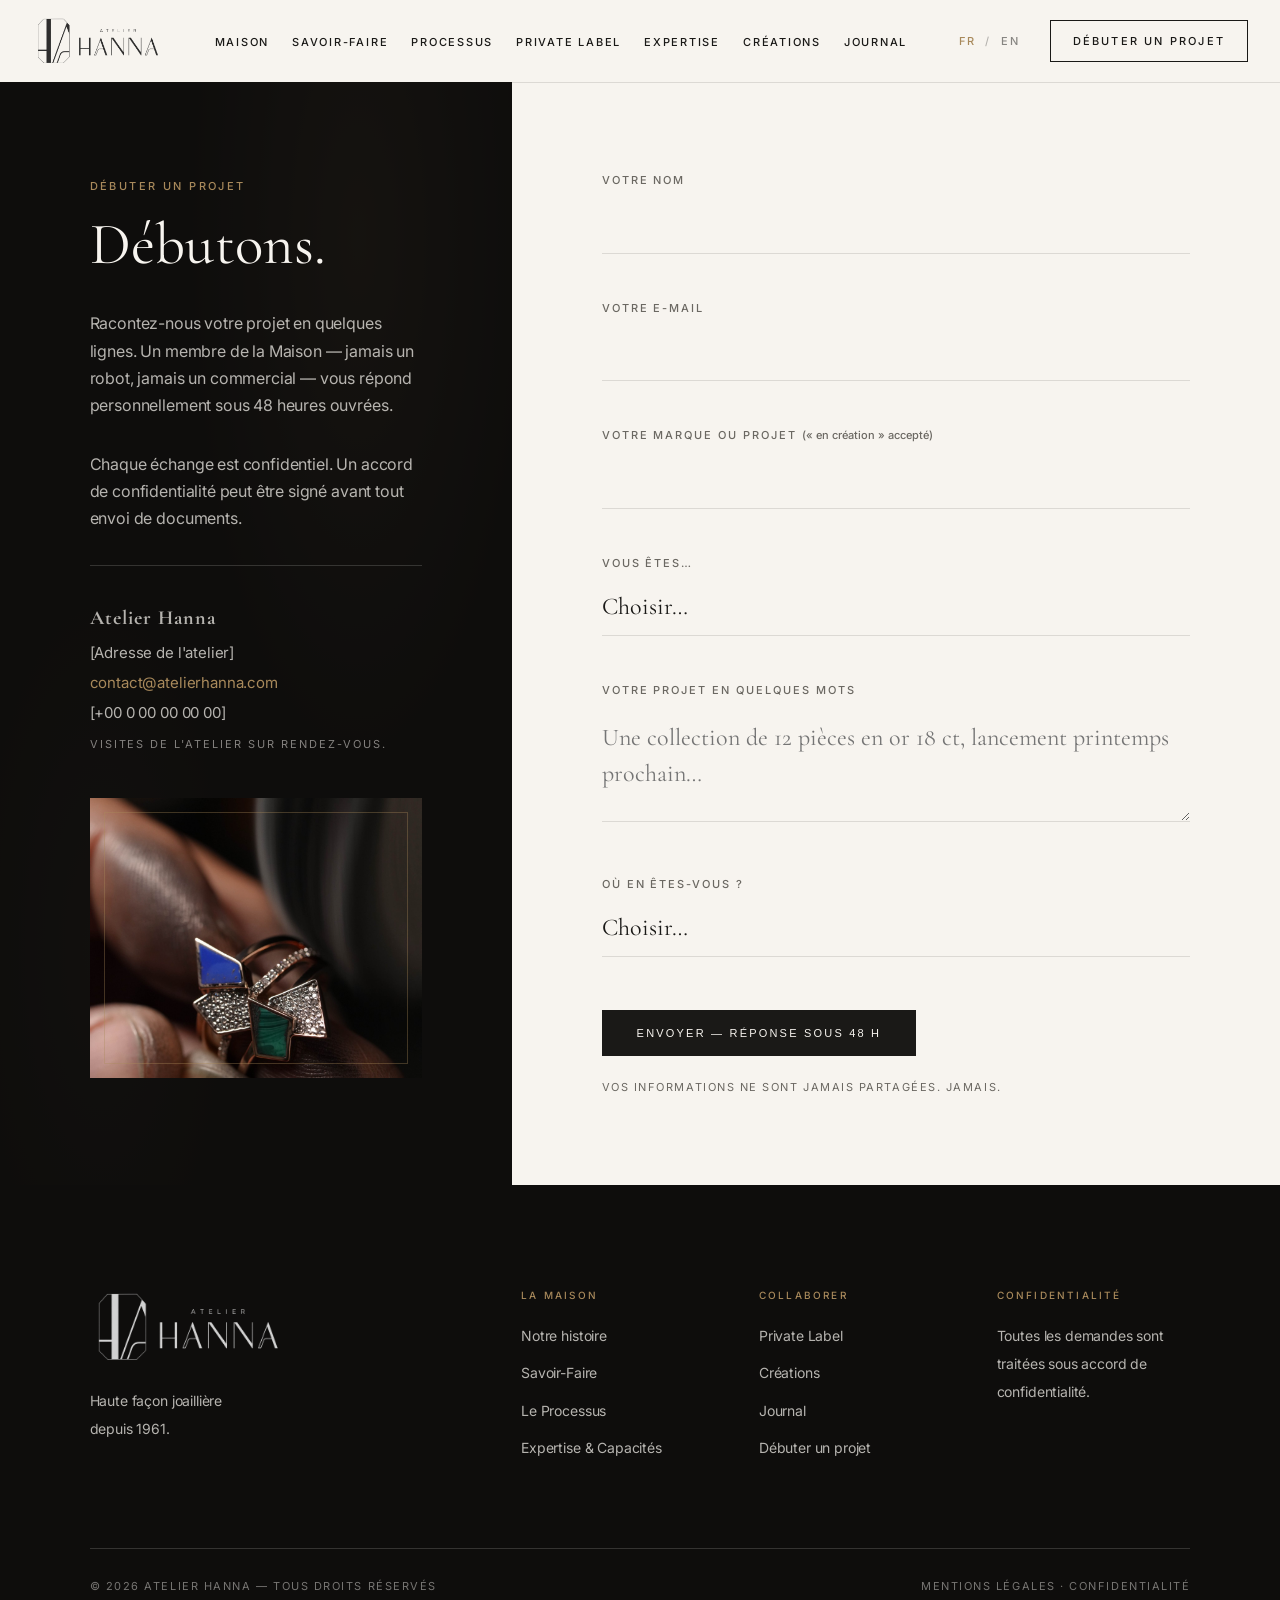
<file: contact/index.html>
<!DOCTYPE html>
<html lang="fr">
<head>
<meta charset="utf-8">
<meta name="viewport" content="width=device-width,initial-scale=1">
<title>Débuter un projet — Contact confidentiel | Atelier Hanna</title>
<meta name="description" content="Racontez-nous votre projet de collection joaillière. Réponse personnelle sous 48 heures ouvrées, sous accord de confidentialité. Visites de l'atelier sur rendez-vous.">
<meta name="robots" content="noindex,follow">
<link rel="icon" href="/assets/img/favicon.png" type="image/png">
<link rel="apple-touch-icon" href="/assets/img/apple-touch-icon.png">
<link rel="preconnect" href="https://fonts.googleapis.com">
<link rel="preconnect" href="https://fonts.gstatic.com" crossorigin>
<link rel="stylesheet" href="https://fonts.googleapis.com/css2?family=Cormorant+Garamond:ital,wght@0,300;0,400;0,500;1,400;1,500&family=Inter:wght@400;500;600&display=swap" media="print" onload="this.media='all'">
<noscript><link rel="stylesheet" href="https://fonts.googleapis.com/css2?family=Cormorant+Garamond:ital,wght@0,300;0,400;0,500;1,400;1,500&family=Inter:wght@400;500;600&display=swap"></noscript>
<link rel="stylesheet" href="/assets/css/style.css?v=9">
</head>
<body class="header-solid">

<header class="site-header scrolled" id="siteHeader">
  <nav class="nav" aria-label="Navigation principale">
    <a class="brand" href="/"><img src="/assets/img/logo-hanna.png" alt="Atelier Hanna"></a>
    <ul class="nav-links">
      <li><a href="/maison/">Maison</a></li>
      <li><a href="/savoir-faire/">Savoir-Faire</a></li>
      <li><a href="/processus/">Processus</a></li>
      <li><a href="/private-label/">Private Label</a></li>
      <li><a href="/expertise/">Expertise</a></li>
      <li><a href="/creations/">Créations</a></li>
      <li><a href="/journal/">Journal</a></li>
    </ul>
    <a class="cta-nav" href="/contact/" aria-current="page">Débuter un projet</a>
    <button class="burger" aria-label="Menu" aria-expanded="false"><span></span><span></span><span></span></button>
  </nav>
</header>
<div class="mobile-menu">
  <a href="/maison/">Maison</a><a href="/savoir-faire/">Savoir-Faire</a><a href="/processus/">Processus</a>
  <a href="/private-label/">Private Label</a><a href="/expertise/">Expertise</a><a href="/creations/">Créations</a>
  <a href="/journal/">Journal</a><a class="cta-mobile" href="/contact/">Débuter un projet</a>
</div>

<main>
<div class="contact-layout">

  <!-- COLONNE GAUCHE -->
  <aside class="contact-aside grain">
    <div class="band-bg metal-light" aria-hidden="true" style="opacity:.25"></div>
    <div style="position:relative;z-index:2;display:flex;flex-direction:column;gap:32px">
      <div>
        <p class="eyebrow">Débuter un projet</p>
        <h1 class="d2" style="margin-top:14px">Débutons.</h1>
      </div>
      <p>Racontez-nous votre projet en quelques lignes. Un membre de la Maison — jamais un robot, jamais un commercial — vous répond personnellement sous 48&nbsp;heures ouvrées.</p>
      <p>Chaque échange est confidentiel. Un accord de confidentialité peut être signé avant tout envoi de documents.</p>
      <hr class="hairline" style="border-color:var(--hair-light)">
      <address>
        <strong style="font-family:var(--display);font-size:20px;letter-spacing:.05em">Atelier Hanna</strong><br>
        [Adresse de l'atelier]<br>
        <a href="mailto:contact@atelierhanna.com" style="color:var(--or)">contact@atelierhanna.com</a><br>
        [+00 0 00 00 00 00]<br>
        <span class="small-caps" style="color:rgba(247,244,239,.5)">Visites de l'atelier sur rendez-vous.</span>
      </address>
      <div class="ph t-velours" style="min-height:280px;margin-top:8px">
        <img class="real" src="/assets/img/bague-main-artisan.jpg" alt="Bague finie dans la main de l'artisan" loading="lazy">
      </div>
    </div>
  </aside>

  <!-- COLONNE DROITE : FORMULAIRE -->
  <div class="contact-main">
    <!-- Pour activer l'envoi : renseignez action="https://formspree.io/f/VOTRE_ID"
         (ou une Cloudflare Pages Function /api/contact). Sinon, une confirmation
         de démonstration s'affiche côté client. cf. README. -->
    <form id="contactForm" action="#" method="POST" novalidate>
      <!-- honeypot anti-spam -->
      <div class="hp" aria-hidden="true"><label>Ne pas remplir<input type="text" name="_gotcha" tabindex="-1" autocomplete="off"></label></div>

      <div class="form-field">
        <label for="f-nom">Votre nom</label>
        <input type="text" id="f-nom" name="nom" autocomplete="name" required>
        <span class="form-error">Il nous faut un nom pour vous répondre.</span>
      </div>

      <div class="form-field">
        <label for="f-email">Votre e-mail</label>
        <input type="email" id="f-email" name="email" autocomplete="email" required>
        <span class="form-error">Il nous faut une adresse pour vous répondre.</span>
      </div>

      <div class="form-field">
        <label for="f-marque">Votre marque ou projet <span style="text-transform:none;letter-spacing:0;color:var(--graphite)">(«&nbsp;en création&nbsp;» accepté)</span></label>
        <input type="text" id="f-marque" name="marque" autocomplete="organization">
      </div>

      <div class="form-field">
        <label for="f-profil">Vous êtes…</label>
        <select id="f-profil" name="profil">
          <option value="">Choisir…</option>
          <option>Maison établie</option>
          <option>Marque en lancement</option>
          <option>Créateur indépendant</option>
          <option>Maison de mode</option>
          <option>Autre</option>
        </select>
      </div>

      <div class="form-field">
        <label for="f-projet">Votre projet en quelques mots</label>
        <textarea id="f-projet" name="projet" placeholder="Une collection de 12 pièces en or 18 ct, lancement printemps prochain…"></textarea>
      </div>

      <div class="form-field">
        <label for="f-etape">Où en êtes-vous&nbsp;?</label>
        <select id="f-etape" name="etape">
          <option value="">Choisir…</option>
          <option>Idée</option>
          <option>Dessins existants</option>
          <option>Fichiers 3D prêts</option>
          <option>Production à transférer</option>
        </select>
      </div>

      <button type="submit" class="btn solid" style="margin-top:8px">Envoyer — réponse sous 48&nbsp;h</button>
      <p class="form-note">Vos informations ne sont jamais partagées. Jamais.</p>
    </form>

    <!-- État de confirmation -->
    <div class="form-confirm" id="formConfirm">
      <p class="eyebrow">Message reçu</p>
      <h2 class="d2" style="margin:14px 0 20px">Votre message<br>est entre bonnes mains.</h2>
      <p class="lead">Nous vous répondons personnellement sous 48&nbsp;heures ouvrées. D'ici là, le Journal de l'Atelier vous est ouvert.</p>
      <p style="margin-top:32px"><a class="link-more" href="/journal/">Lire le Journal</a></p>
    </div>
  </div>

</div>
</main>

<footer class="site-footer">
  <div class="container">
    <div class="footer-grid" style="padding-top:0">
      <div><span class="brand-footer"><img src="/assets/img/logo-hanna.png" alt="Atelier Hanna"></span><p>Haute façon joaillière<br>depuis 1961.</p></div>
      <div><h4>La Maison</h4><ul><li><a href="/maison/">Notre histoire</a></li><li><a href="/savoir-faire/">Savoir-Faire</a></li><li><a href="/processus/">Le Processus</a></li><li><a href="/expertise/">Expertise &amp; Capacités</a></li></ul></div>
      <div><h4>Collaborer</h4><ul><li><a href="/private-label/">Private Label</a></li><li><a href="/creations/">Créations</a></li><li><a href="/journal/">Journal</a></li><li><a href="/contact/">Débuter un projet</a></li></ul></div>
      <div><h4>Confidentialité</h4><p>Toutes les demandes sont traitées sous accord de confidentialité.</p></div>
    </div>
    <div class="footer-bottom">
      <span>© <span data-year>2026</span> Atelier Hanna — Tous droits réservés</span>
      <span><a href="/mentions-legales/">Mentions légales</a> · <a href="/confidentialite/">Confidentialité</a></span>
    </div>
  </div>
</footer>

<script src="/assets/js/main.js?v=9" defer></script>
</body>
</html>
</file>
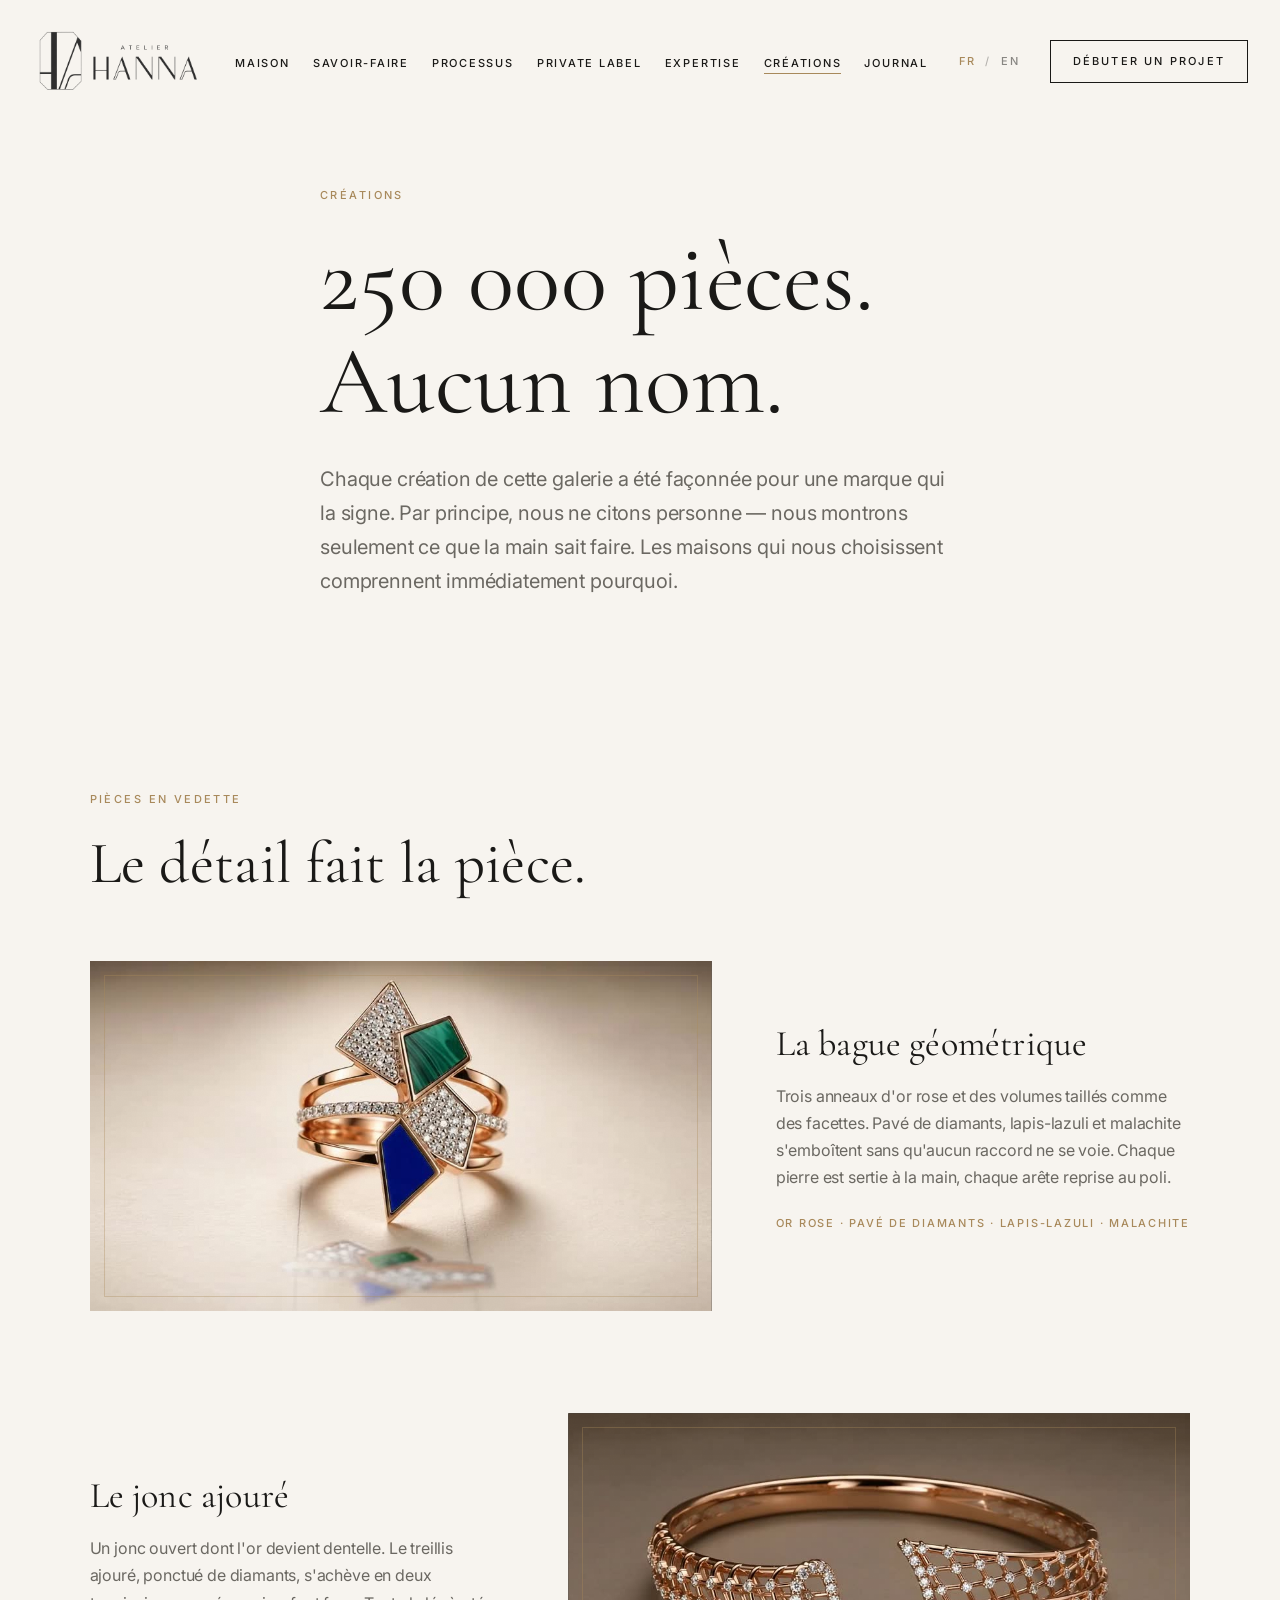
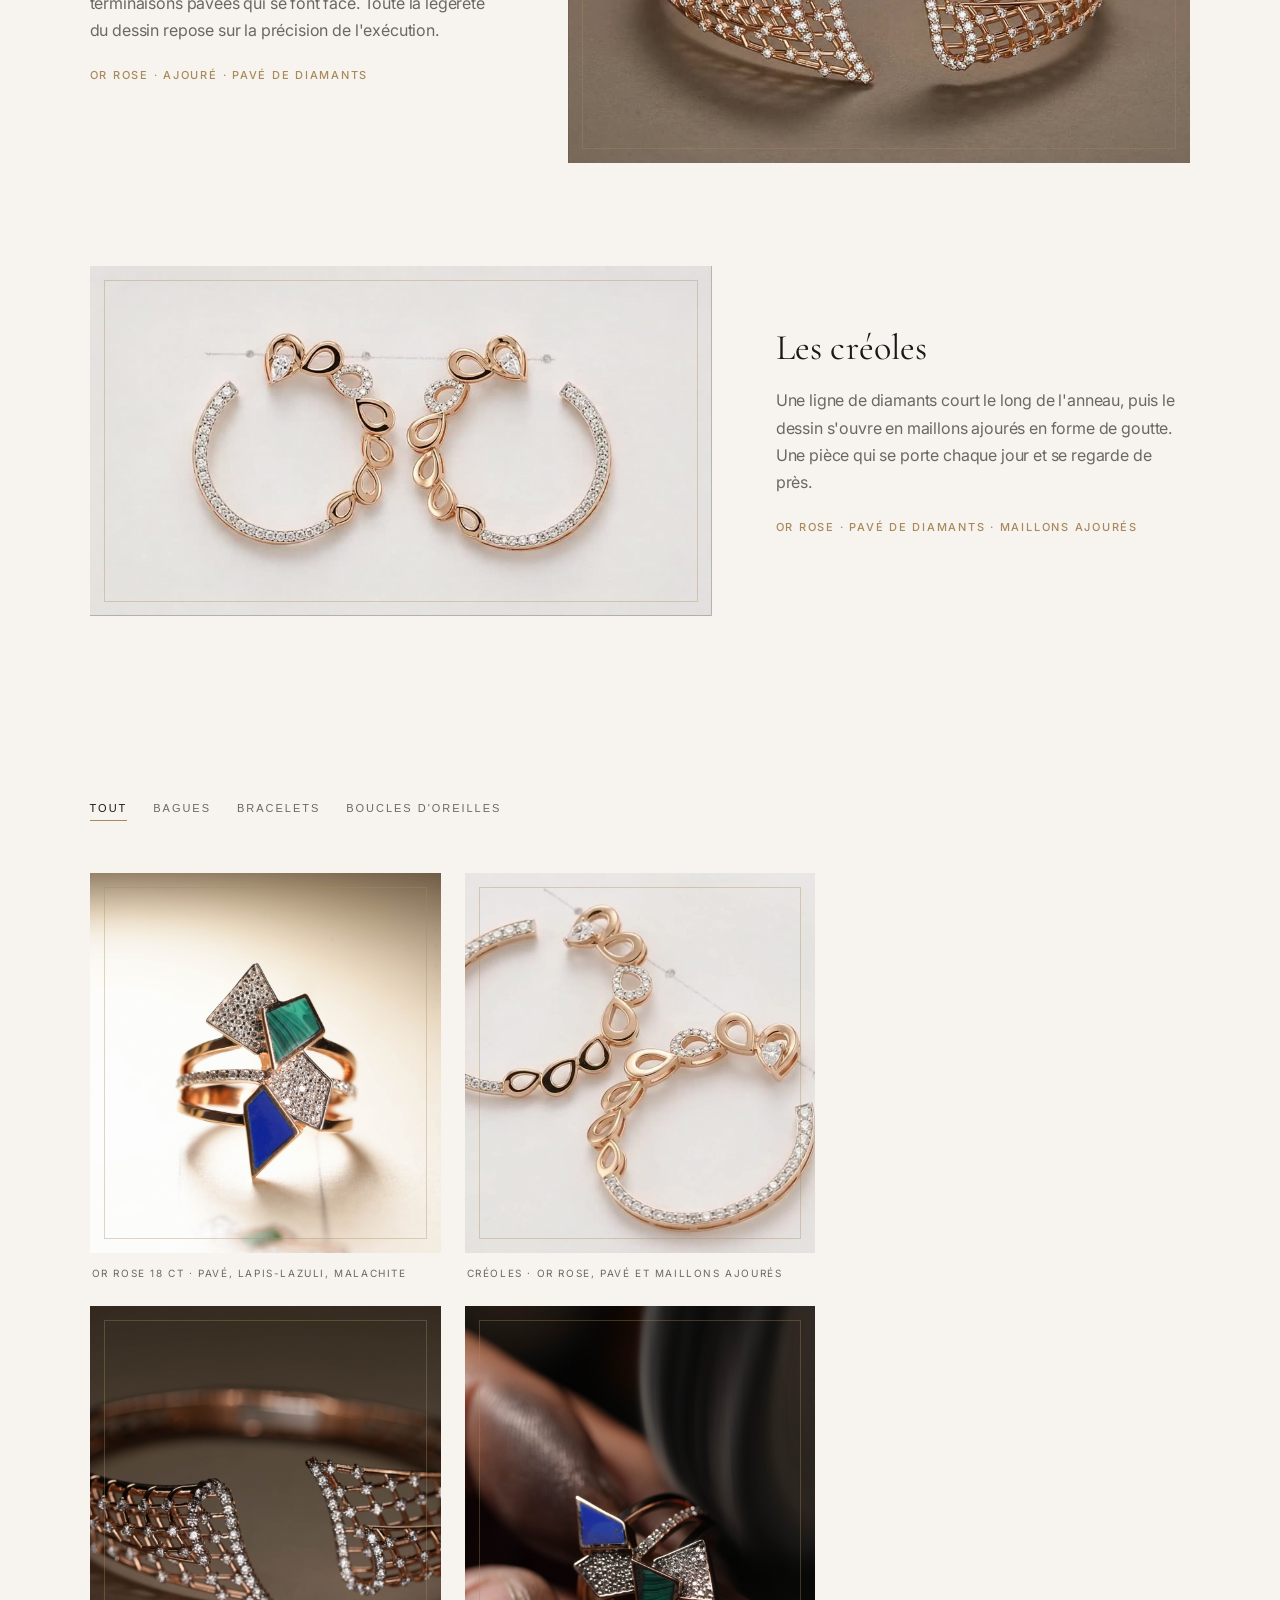
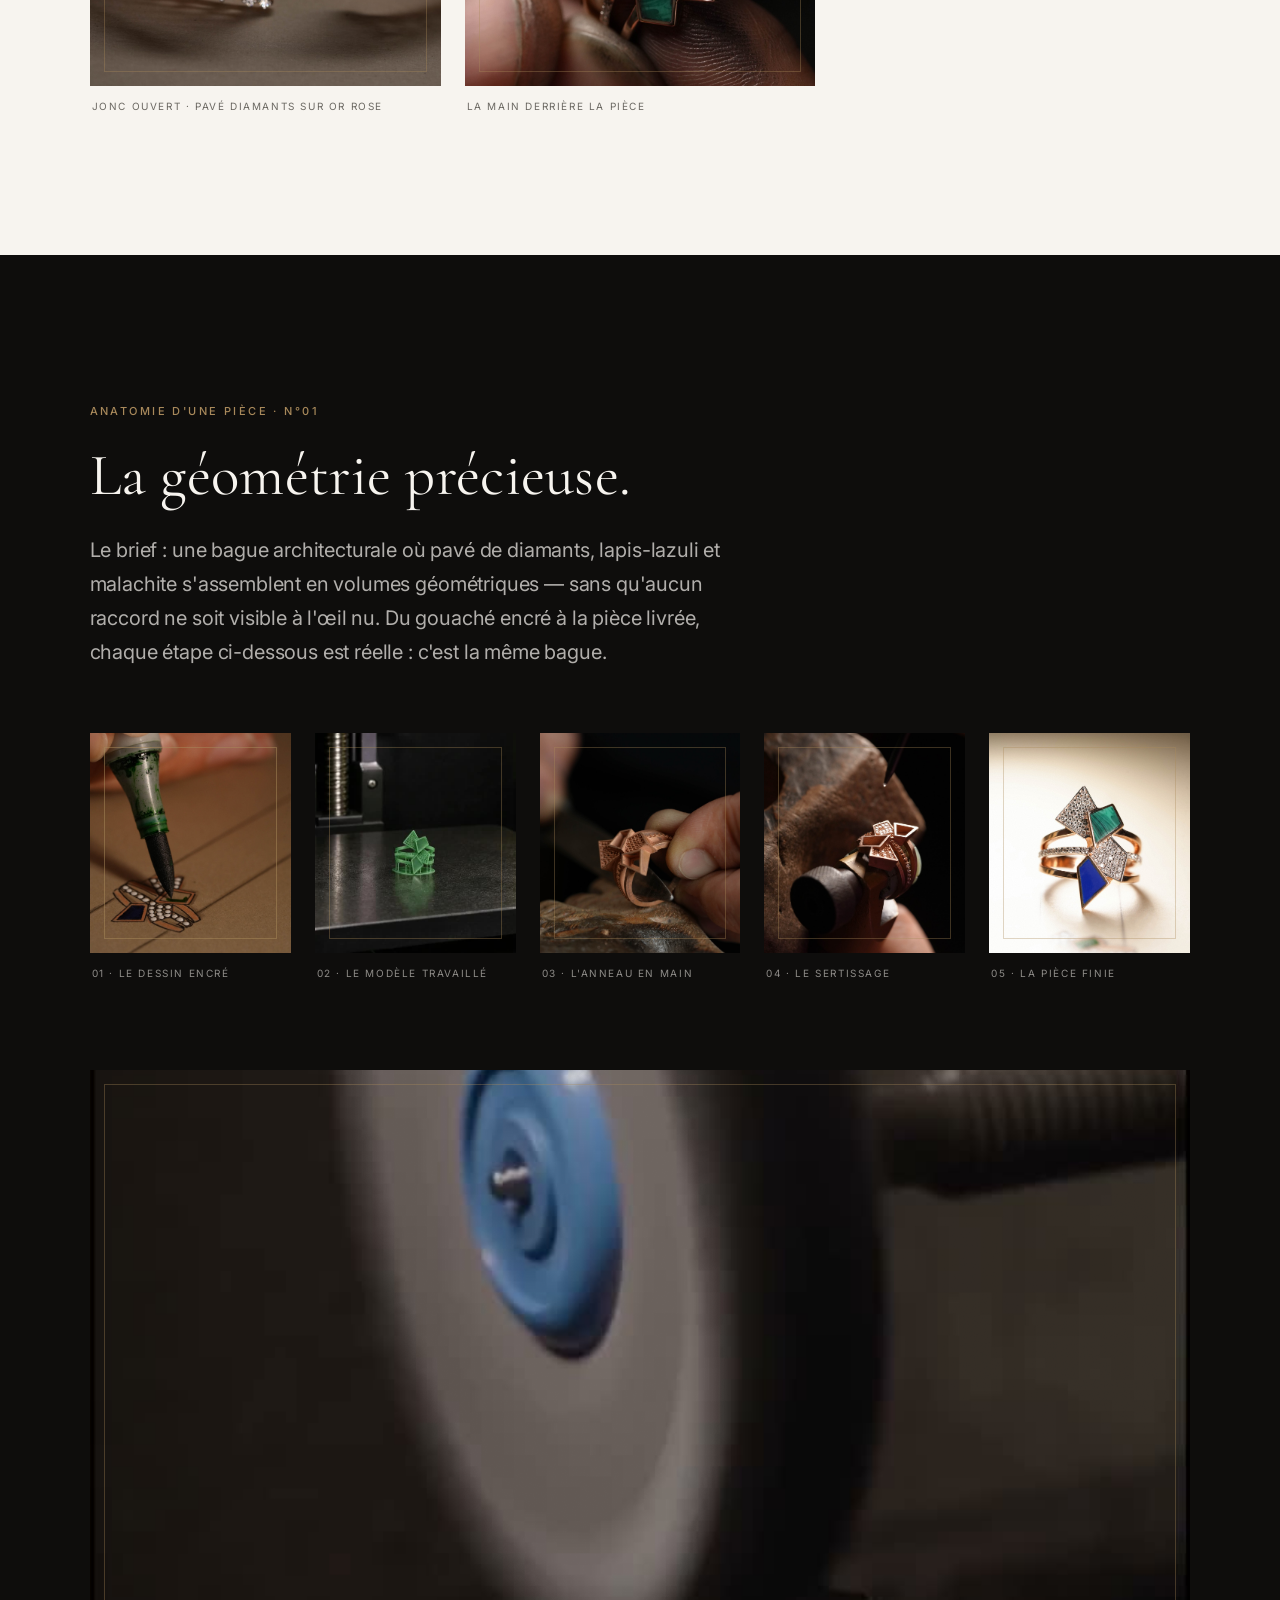
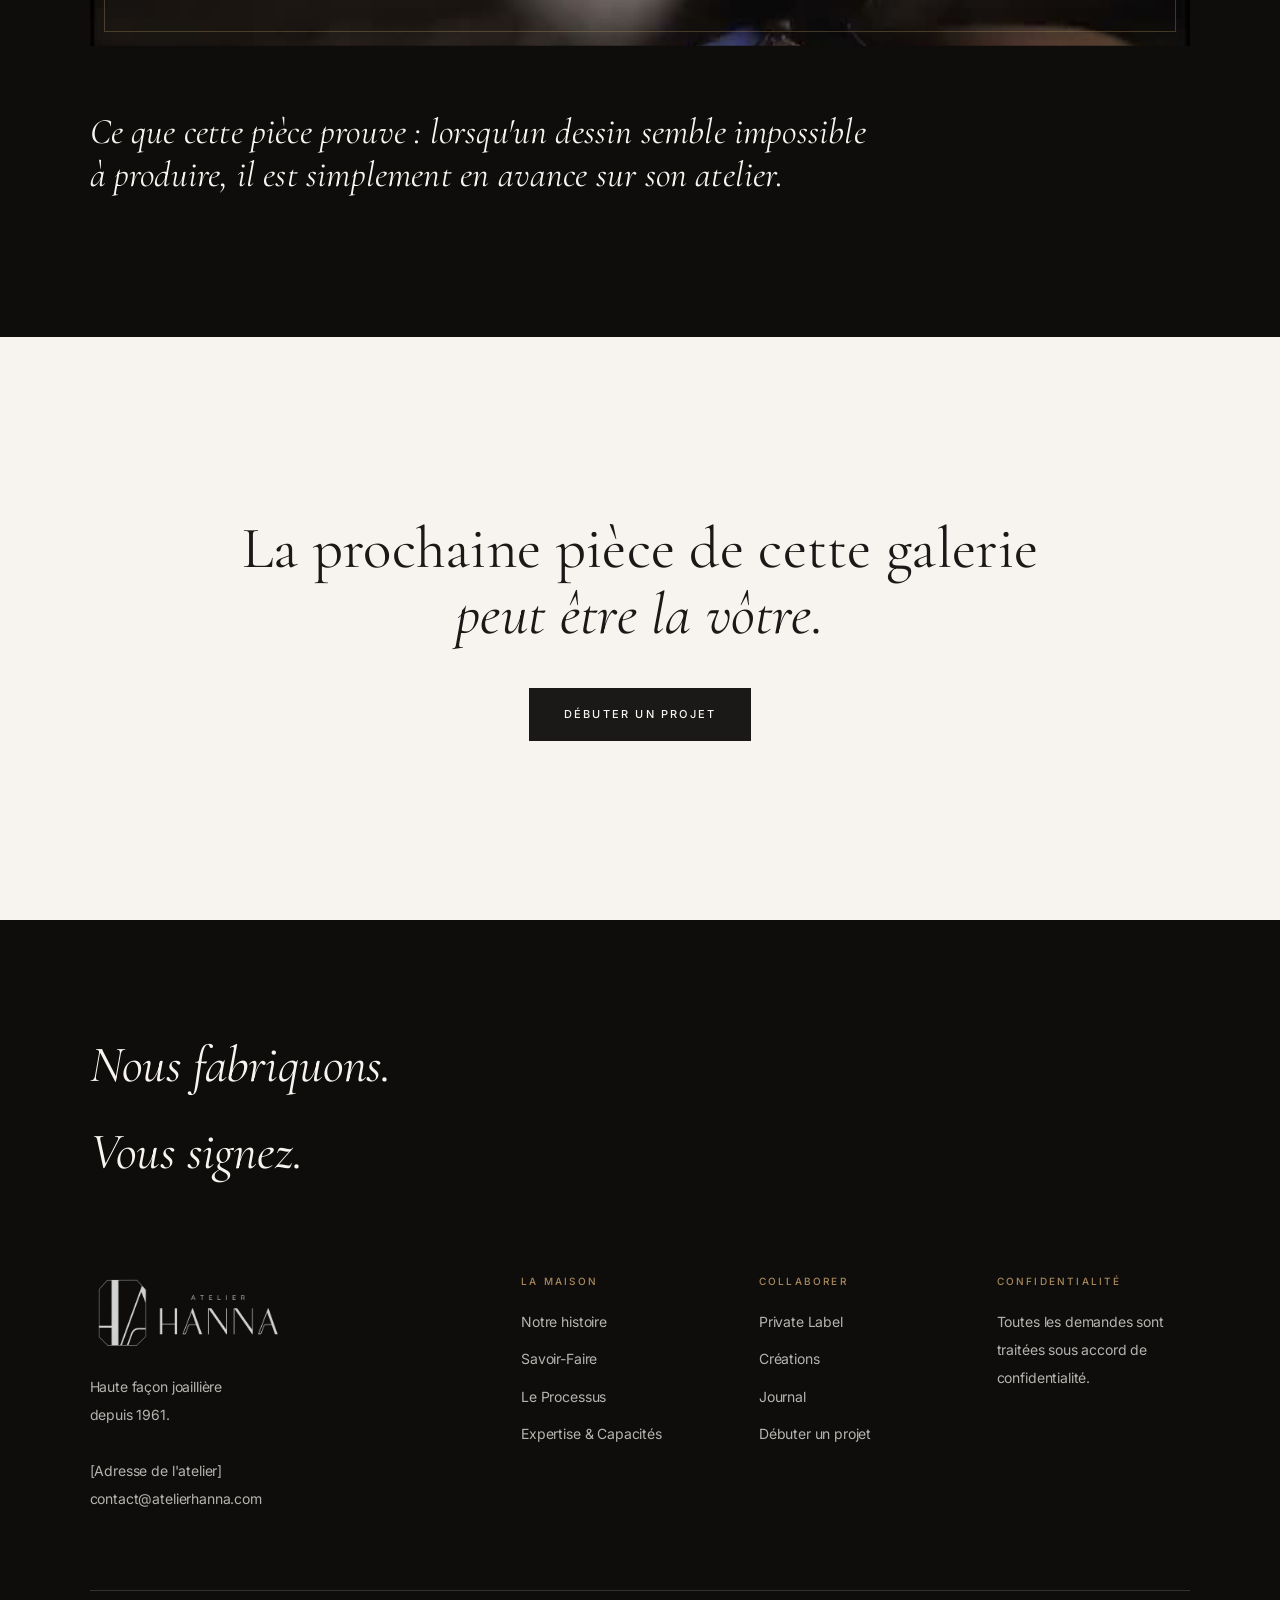
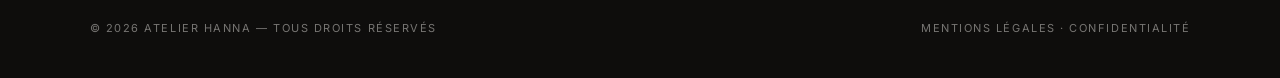
<file: creations/index.html>
<!DOCTYPE html>
<html lang="fr">
<head>
<meta charset="utf-8">
<meta name="viewport" content="width=device-width,initial-scale=1">
<title>Créations — 250 000 pièces. Aucun nom. | Atelier Hanna</title>
<meta name="description" content="Galerie anonymisée de créations joaillières façonnées pour des marques du monde entier : sertis, pavés, pièces d'exception. Par principe de confidentialité, aucune marque n'est citée.">
<link rel="icon" href="/assets/img/favicon.png" type="image/png">
<link rel="apple-touch-icon" href="/assets/img/apple-touch-icon.png">
<link rel="preconnect" href="https://fonts.googleapis.com">
<link rel="preconnect" href="https://fonts.gstatic.com" crossorigin>
<link rel="stylesheet" href="https://fonts.googleapis.com/css2?family=Cormorant+Garamond:ital,wght@0,300;0,400;0,500;1,400;1,500&family=Inter:wght@400;500;600&display=swap" media="print" onload="this.media='all'">
<noscript><link rel="stylesheet" href="https://fonts.googleapis.com/css2?family=Cormorant+Garamond:ital,wght@0,300;0,400;0,500;1,400;1,500&family=Inter:wght@400;500;600&display=swap"></noscript>
<link rel="stylesheet" href="/assets/css/style.css?v=9">
</head>
<body>

<header class="site-header" id="siteHeader">
  <nav class="nav" aria-label="Navigation principale">
    <a class="brand" href="/"><img src="/assets/img/logo-hanna.png" alt="Atelier Hanna"></a>
    <ul class="nav-links">
      <li><a href="/maison/">Maison</a></li>
      <li><a href="/savoir-faire/">Savoir-Faire</a></li>
      <li><a href="/processus/">Processus</a></li>
      <li><a href="/private-label/">Private Label</a></li>
      <li><a href="/expertise/">Expertise</a></li>
      <li><a href="/creations/" aria-current="page">Créations</a></li>
      <li><a href="/journal/">Journal</a></li>
    </ul>
    <a class="cta-nav" href="/contact/">Débuter un projet</a>
    <button class="burger" aria-label="Menu" aria-expanded="false"><span></span><span></span><span></span></button>
  </nav>
</header>
<div class="mobile-menu">
  <a href="/maison/">Maison</a><a href="/savoir-faire/">Savoir-Faire</a><a href="/processus/">Processus</a>
  <a href="/private-label/">Private Label</a><a href="/expertise/">Expertise</a><a href="/creations/">Créations</a>
  <a href="/journal/">Journal</a><a class="cta-mobile" href="/contact/">Débuter un projet</a>
</div>

<main>

<section class="hero editorial">
  <div class="container">
    <p class="eyebrow" data-reveal>Créations</p>
    <h1 class="d1" data-reveal style="transition-delay:.15s">250&nbsp;000 pièces.<br>Aucun nom.</h1>
    <p class="lead" data-reveal style="transition-delay:.3s;margin-top:28px">Chaque création de cette galerie a été façonnée pour une marque qui la signe. Par principe, nous ne citons personne — nous montrons seulement ce que la main sait faire. Les maisons qui nous choisissent comprennent immédiatement pourquoi.</p>
  </div>
</section>

<!-- PIÈCES EN VEDETTE : les animations des pièces finies, en grand -->
<section style="padding-top:clamp(40px,5vw,80px)">
  <div class="container">
    <div class="section-head" data-reveal>
      <p class="eyebrow">Pièces en vedette</p>
      <h2 class="d2">Le détail fait la pièce.</h2>
    </div>
    <div class="feature">
      <div class="feature-media" data-reveal="clip"><div class="ph t-velours"><video class="real" data-lazy muted loop playsinline preload="none" poster="/assets/img/creations/creation-bague-geometrique.jpg" aria-label="Bague géométrique en or rose, pavé de diamants, lapis-lazuli et malachite"><source data-src="/assets/video/creations/creation-bague-geometrique.mp4" type="video/mp4"></video></div></div>
      <div class="txt" data-reveal>
        <h3 class="d3">La bague géométrique</h3>
        <p>Trois anneaux d'or rose et des volumes taillés comme des facettes. Pavé de diamants, lapis-lazuli et malachite s'emboîtent sans qu'aucun raccord ne se voie. Chaque pierre est sertie à la main, chaque arête reprise au poli.</p>
        <p class="feature-details">Or rose · pavé de diamants · lapis-lazuli · malachite</p>
      </div>
    </div>
    <div class="feature flip">
      <div class="feature-media" data-reveal="clip"><div class="ph t-velours"><video class="real" data-lazy muted loop playsinline preload="none" poster="/assets/img/creations/creation-jonc-ajoure.jpg" aria-label="Jonc ouvert ajouré en or rose, pavé de diamants"><source data-src="/assets/video/creations/creation-jonc-ajoure.mp4" type="video/mp4"></video></div></div>
      <div class="txt" data-reveal>
        <h3 class="d3">Le jonc ajouré</h3>
        <p>Un jonc ouvert dont l'or devient dentelle. Le treillis ajouré, ponctué de diamants, s'achève en deux terminaisons pavées qui se font face. Toute la légèreté du dessin repose sur la précision de l'exécution.</p>
        <p class="feature-details">Or rose · ajouré · pavé de diamants</p>
      </div>
    </div>
    <div class="feature">
      <div class="feature-media" data-reveal="clip"><div class="ph t-velours"><video class="real" data-lazy muted loop playsinline preload="none" poster="/assets/img/creations/creation-creoles.jpg" aria-label="Créoles en or rose, pavé de diamants et maillons ajourés"><source data-src="/assets/video/creations/creation-creoles.mp4" type="video/mp4"></video></div></div>
      <div class="txt" data-reveal>
        <h3 class="d3">Les créoles</h3>
        <p>Une ligne de diamants court le long de l'anneau, puis le dessin s'ouvre en maillons ajourés en forme de goutte. Une pièce qui se porte chaque jour et se regarde de près.</p>
        <p class="feature-details">Or rose · pavé de diamants · maillons ajourés</p>
      </div>
    </div>
  </div>
</section>

<!-- GALERIE -->
<section style="padding-top:40px">
  <div class="container">
    <div class="filters" data-reveal>
      <button class="on" data-filter="all">Tout</button>
      <button data-filter="bagues">Bagues</button>
      <button data-filter="bracelets">Bracelets</button>
      <button data-filter="boucles">Boucles d'oreilles</button>
    </div>
    <div class="gallery">
      <figure class="h-m" data-cat="bagues" data-reveal><div class="ph t-velours"><img class="real" src="/assets/img/bague-finie.jpg" alt="Bague or rose, pavé, lapis-lazuli et malachite" loading="lazy"></div><figcaption>Or rose 18 ct · pavé, lapis-lazuli, malachite</figcaption></figure>
      <figure class="h-m" data-cat="bracelets" data-reveal><div class="ph t-velours"><img class="real" src="/assets/img/bracelet-jonc.jpg" alt="Jonc ouvert pavé de diamants" loading="lazy"></div><figcaption>Jonc ouvert · pavé diamants sur or rose</figcaption></figure>
      <figure class="h-m" data-cat="boucles" data-reveal><div class="ph t-velours"><img class="real" src="/assets/img/creations/creoles-or-rose.jpg" alt="Créoles en or rose, pavé de diamants et maillons ajourés" loading="lazy"></div><figcaption>Créoles · or rose, pavé et maillons ajourés</figcaption></figure>
      <figure class="h-m" data-cat="bagues" data-reveal><div class="ph t-velours"><img class="real" src="/assets/img/bague-main-artisan.jpg" alt="Bague finie dans la main de l'artisan" loading="lazy"></div><figcaption>La main derrière la pièce</figcaption></figure>
    </div>
  </div>
</section>

<!-- ÉTUDE DE CAS -->
<section class="band">
  <div class="container">
    <p class="eyebrow" data-reveal>Anatomie d'une pièce · n°01</p>
    <h2 class="d2" data-reveal>La géométrie précieuse.</h2>
    <p class="lead" data-reveal style="margin-top:24px;max-width:640px">Le brief&nbsp;: une bague architecturale où pavé de diamants, lapis-lazuli et malachite s'assemblent en volumes géométriques — sans qu'aucun raccord ne soit visible à l'œil nu. Du gouaché encré à la pièce livrée, chaque étape ci-dessous est réelle&nbsp;: c'est la même bague.</p>
    <div class="gallery gallery-steps" style="margin-top:clamp(40px,5vw,70px)">
      <figure class="h-s" data-reveal><div class="ph t-papier" style="min-height:220px"><img class="real" src="/assets/img/dessin-encrage.jpg" alt="Encrage du dessin de la bague" loading="lazy"></div><figcaption style="color:rgba(247,244,239,.55)">01 · Le dessin encré</figcaption></figure>
      <figure class="h-s" data-reveal><div class="ph t-cire" style="min-height:220px"><img class="real" src="/assets/img/gestes/geste-06-impression-3d.jpg" alt="Modèle de la bague imprimé en 3D" loading="lazy"></div><figcaption style="color:rgba(247,244,239,.55)">02 · Le modèle travaillé</figcaption></figure>
      <figure class="h-s" data-reveal><div class="ph t-cire" style="min-height:220px"><img class="real" src="/assets/img/bague-doigts.jpg" alt="La bague tenue entre les doigts" loading="lazy"></div><figcaption style="color:rgba(247,244,239,.55)">03 · L'anneau en main</figcaption></figure>
      <figure class="h-s" data-reveal><div class="ph t-or" style="min-height:220px"><img class="real" src="/assets/img/bague-pierres.jpg" alt="Sertissage de la bague en étau" loading="lazy"></div><figcaption style="color:rgba(247,244,239,.55)">04 · Le sertissage</figcaption></figure>
      <figure class="h-s" data-reveal><div class="ph t-velours" style="min-height:220px"><img class="real" src="/assets/img/bague-finie.jpg" alt="La bague finie, pavé, lapis-lazuli et malachite" loading="lazy"></div><figcaption style="color:rgba(247,244,239,.55)">05 · La pièce finie</figcaption></figure>
    </div>
    <div data-reveal="clip" style="margin-top:clamp(40px,5vw,70px)">
      <div class="ph t-velours" style="min-height:64vh">
        <video class="real" autoplay muted loop playsinline preload="metadata" poster="/assets/img/anatomie-poster.jpg" aria-label="La bague géométrique, du dessin à la pièce finie">
          <source src="/assets/video/anatomie.mp4" type="video/mp4">
        </video>
      </div>
    </div>
    <p class="d3 d-it" data-reveal style="margin-top:clamp(40px,5vw,70px);max-width:24em">Ce que cette pièce prouve&nbsp;: lorsqu'un dessin semble impossible à produire, il est simplement en avance sur son atelier.</p>
  </div>
</section>

<!-- CTA -->
<section class="center" style="padding-block:clamp(110px,14vw,200px)">
  <div class="container">
    <h2 class="d2" data-reveal>La prochaine pièce de cette galerie<br><span class="d-it">peut être la vôtre.</span></h2>
    <p style="margin:40px 0 0" data-reveal><a class="btn solid" href="/contact/">Débuter un projet</a></p>
  </div>
</section>

</main>

<footer class="site-footer">
  <div class="container">
    <p class="sig d-it">Nous fabriquons.<br>Vous signez.</p>
    <div class="footer-grid">
      <div><span class="brand-footer"><img src="/assets/img/logo-hanna.png" alt="Atelier Hanna"></span><p>Haute façon joaillière<br>depuis 1961.<br><br>[Adresse de l'atelier]<br>contact@atelierhanna.com</p></div>
      <div><h4>La Maison</h4><ul><li><a href="/maison/">Notre histoire</a></li><li><a href="/savoir-faire/">Savoir-Faire</a></li><li><a href="/processus/">Le Processus</a></li><li><a href="/expertise/">Expertise &amp; Capacités</a></li></ul></div>
      <div><h4>Collaborer</h4><ul><li><a href="/private-label/">Private Label</a></li><li><a href="/creations/">Créations</a></li><li><a href="/journal/">Journal</a></li><li><a href="/contact/">Débuter un projet</a></li></ul></div>
      <div><h4>Confidentialité</h4><p>Toutes les demandes sont traitées sous accord de confidentialité.</p></div>
    </div>
    <div class="footer-bottom">
      <span>© <span data-year>2026</span> Atelier Hanna — Tous droits réservés</span>
      <span><a href="/mentions-legales/">Mentions légales</a> · <a href="/confidentialite/">Confidentialité</a></span>
    </div>
  </div>
</footer>

<script src="/assets/js/main.js?v=9" defer></script>
</body>
</html>
</file>
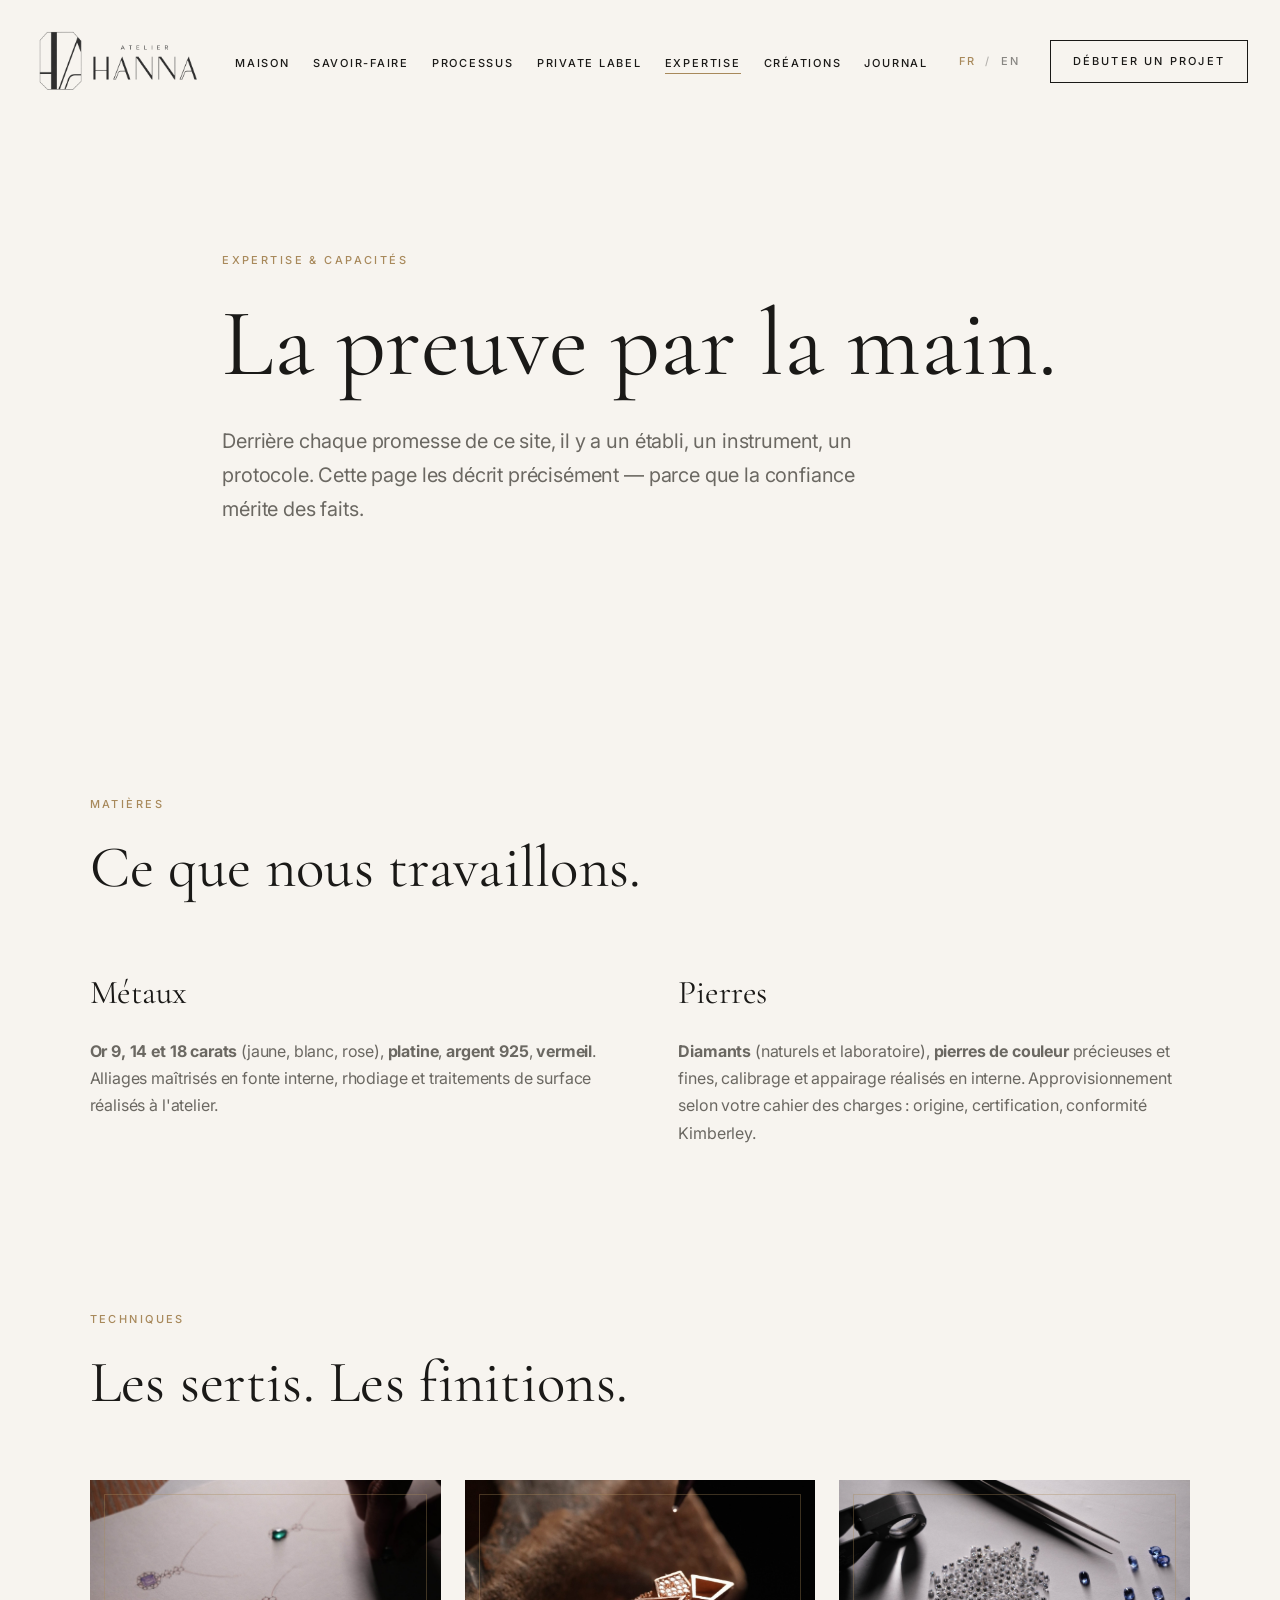
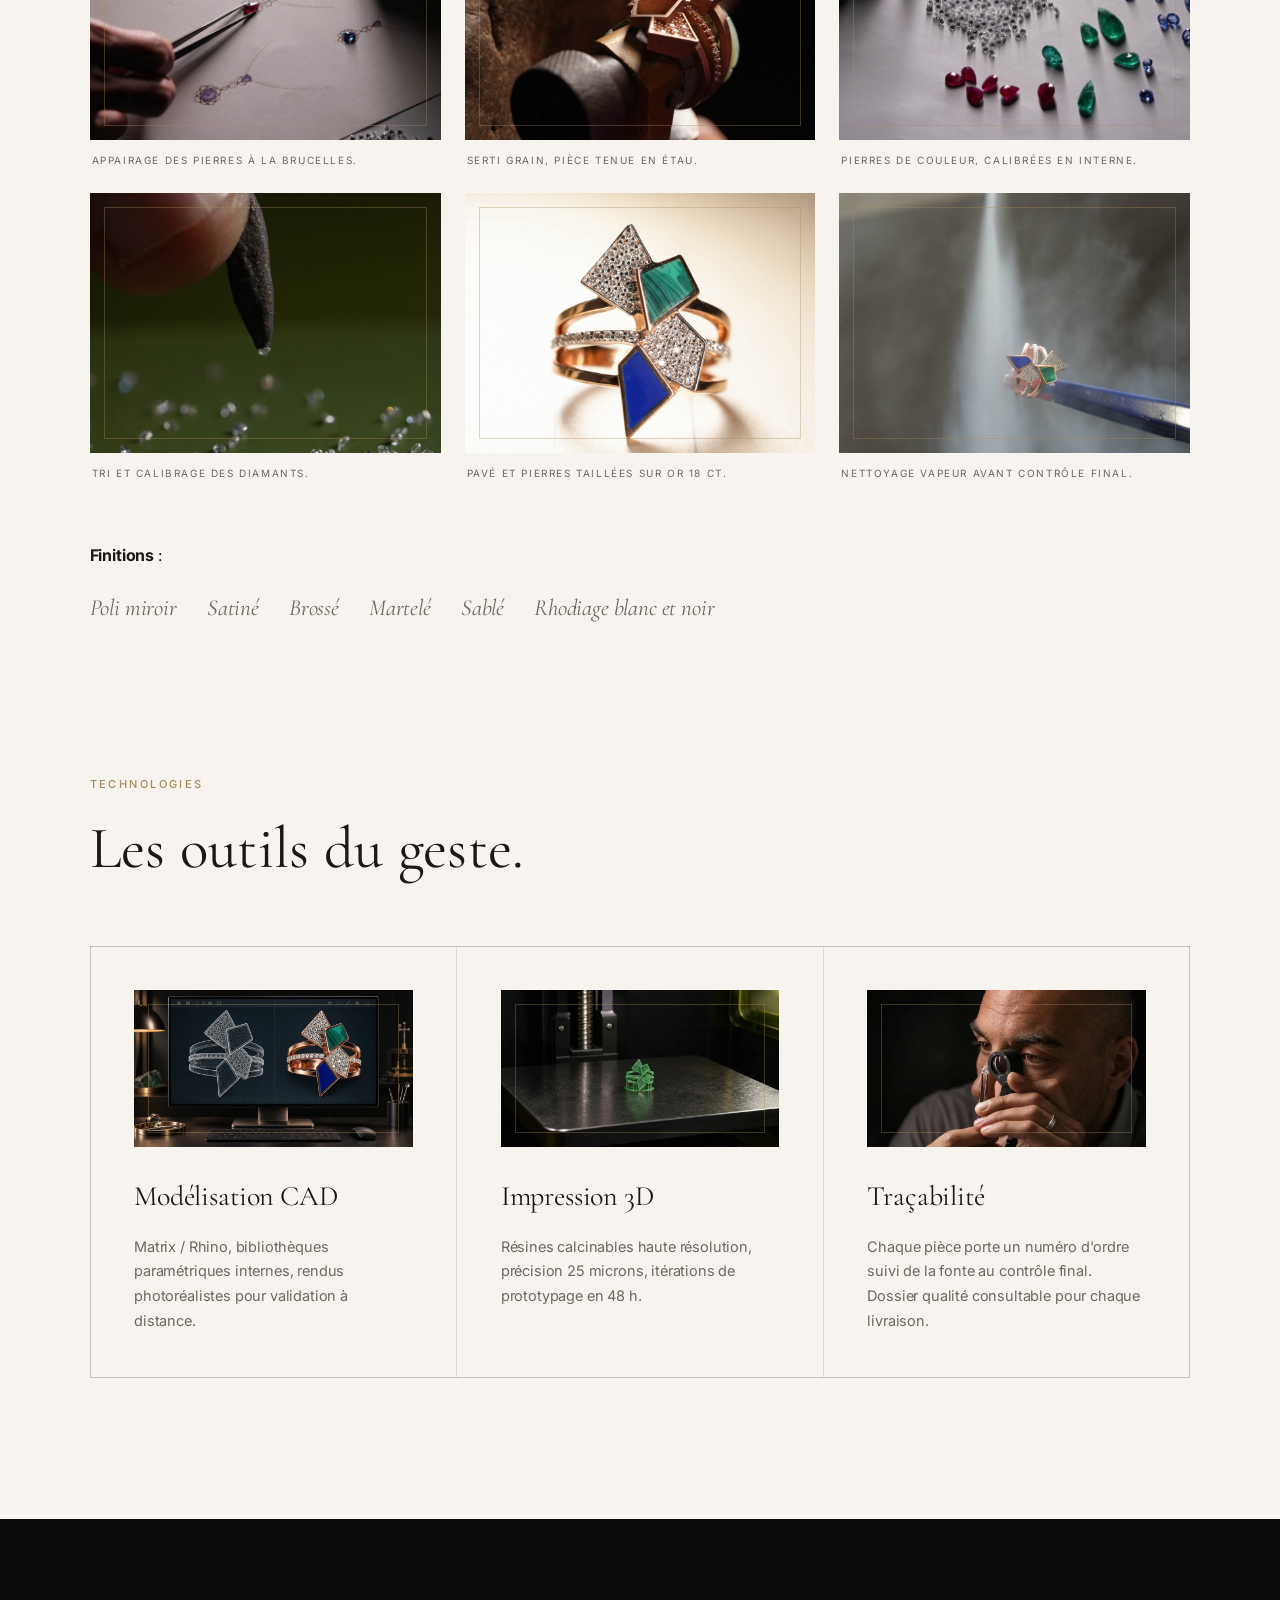
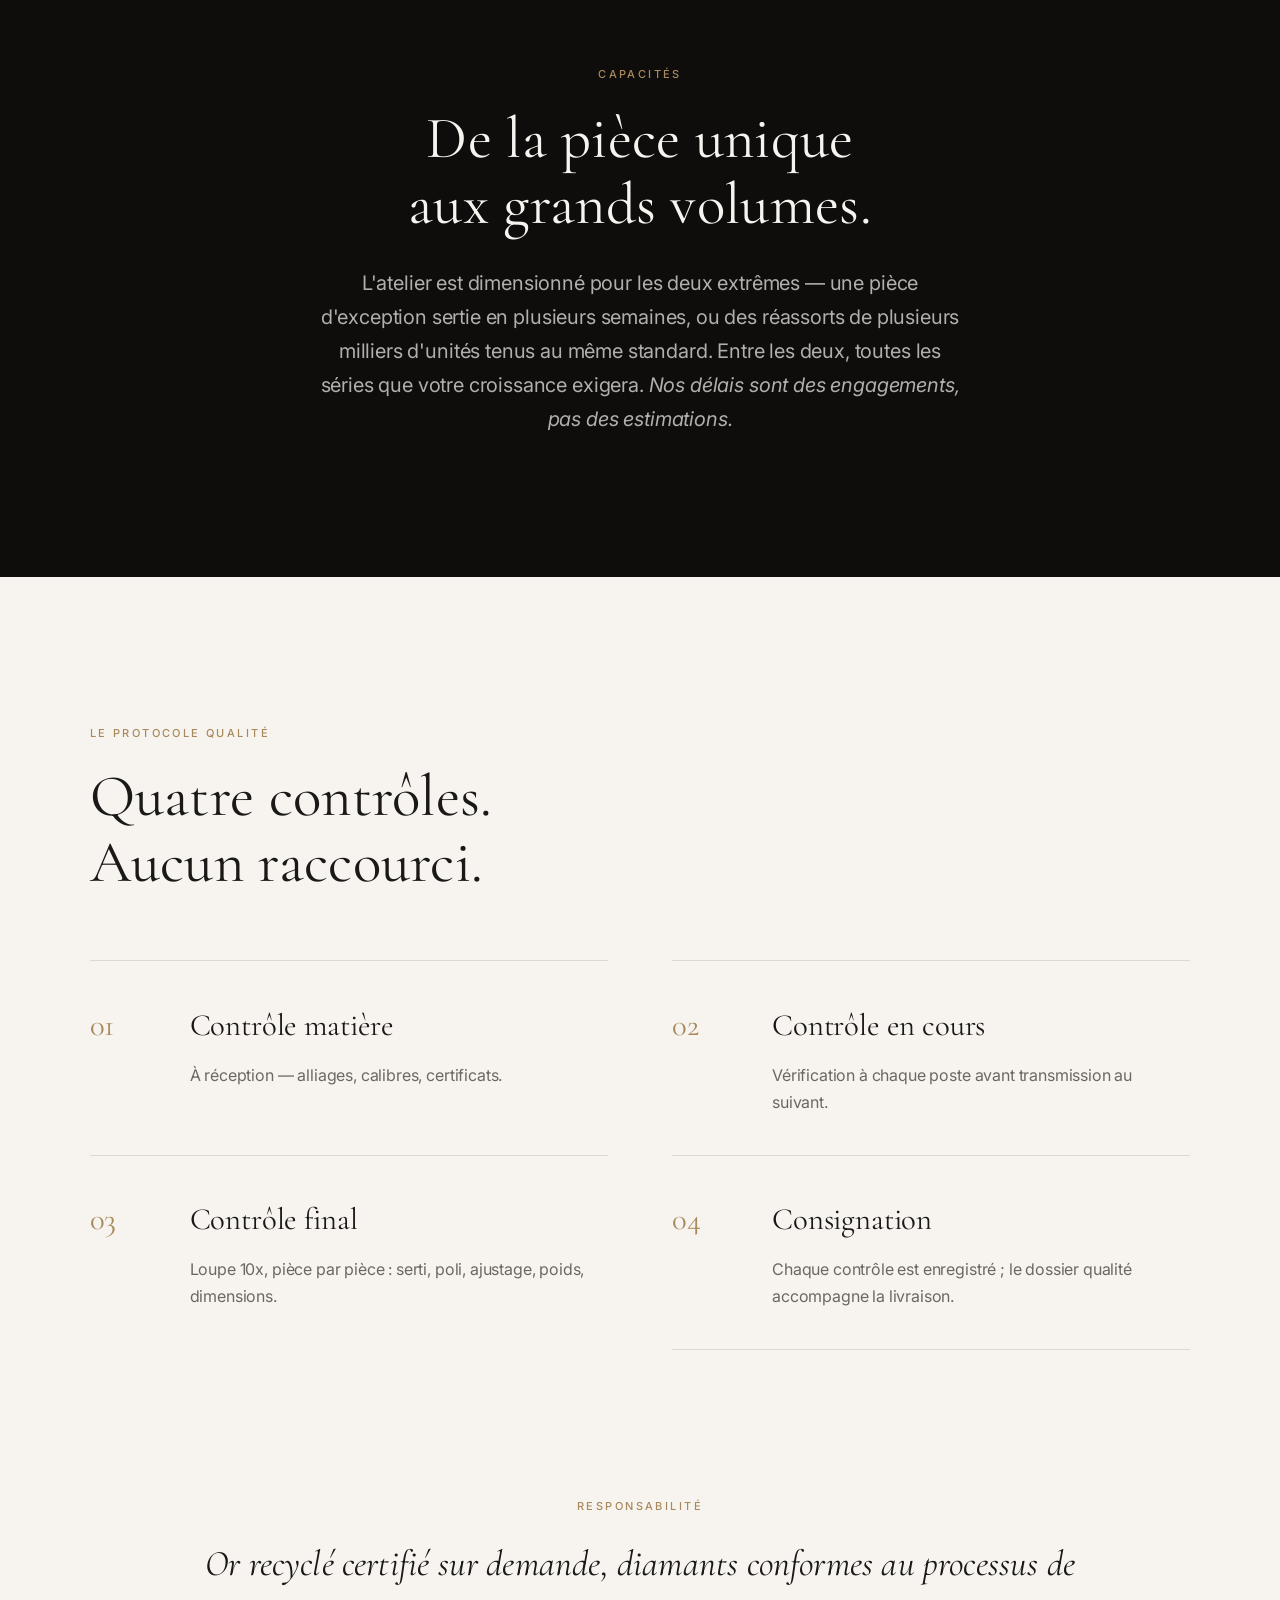
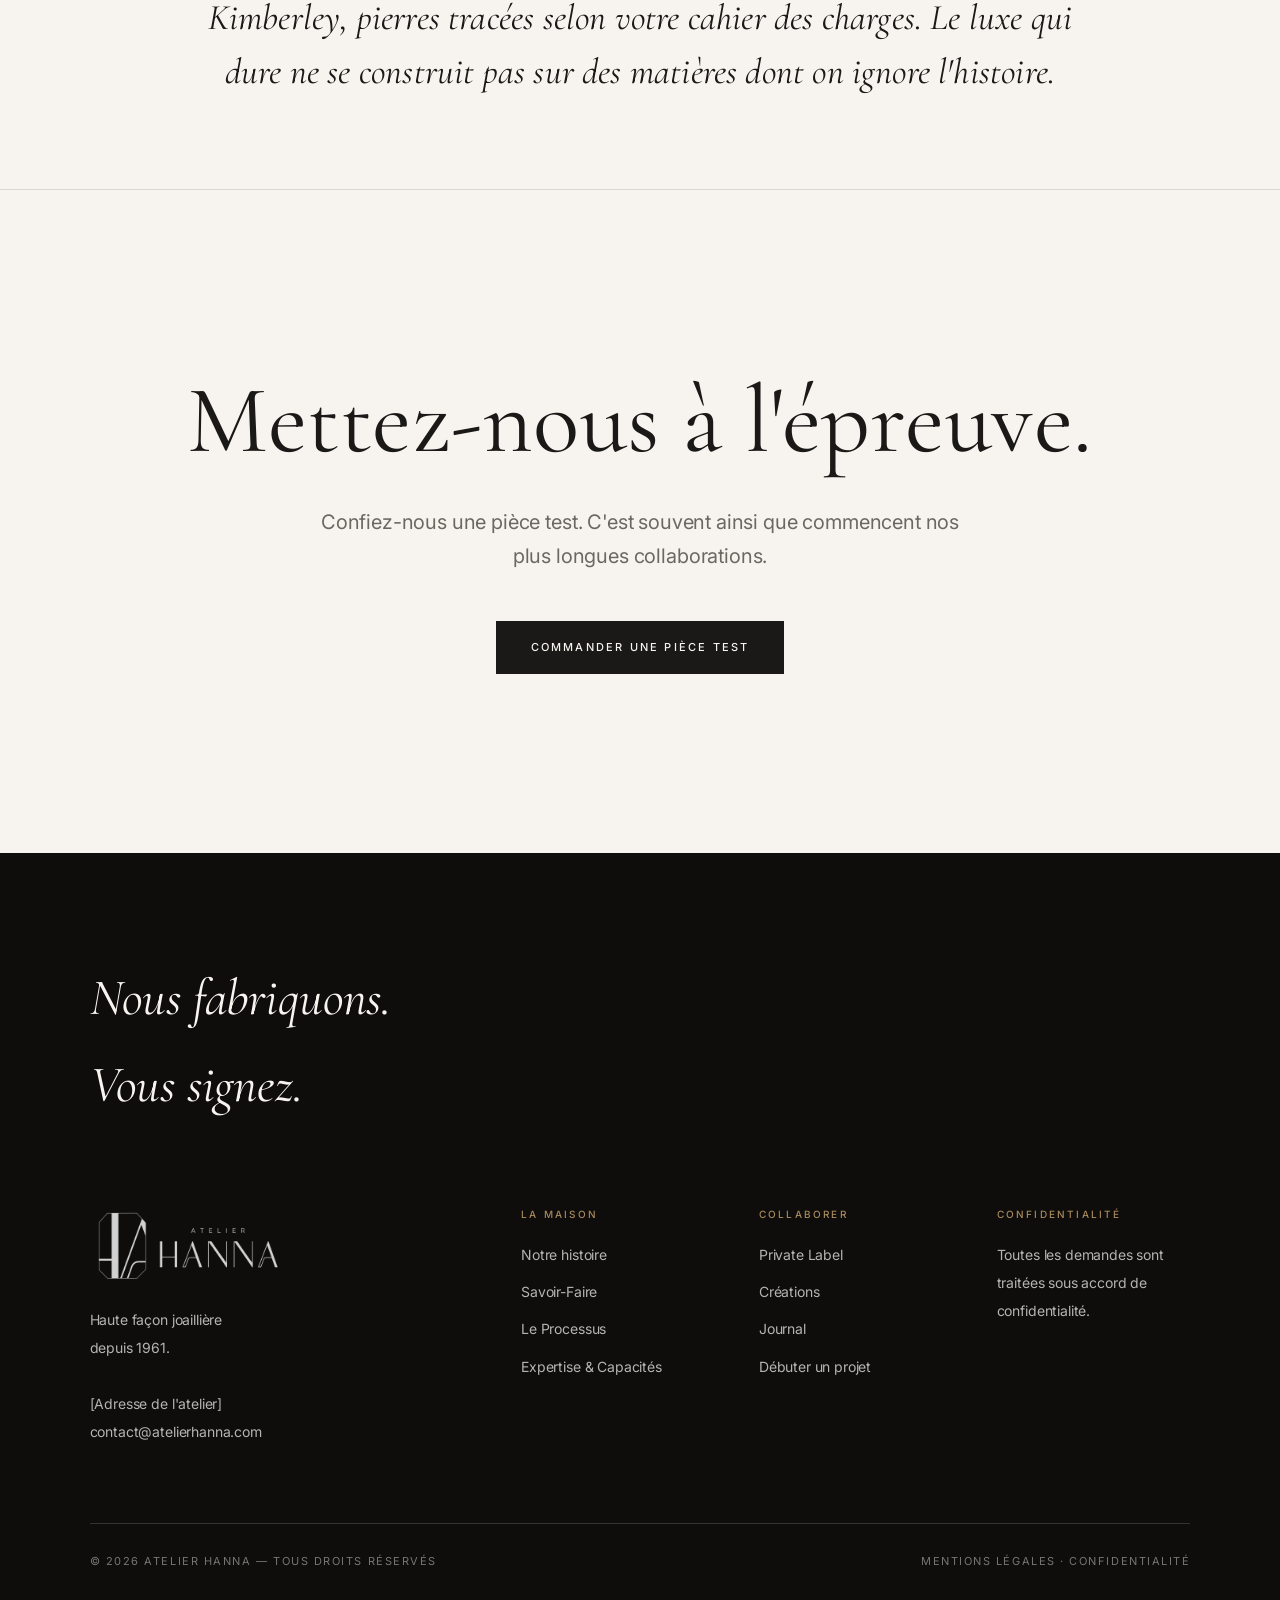
<file: expertise/index.html>
<!DOCTYPE html>
<html lang="fr">
<head>
<meta charset="utf-8">
<meta name="viewport" content="width=device-width,initial-scale=1">
<title>Expertise &amp; Capacités — Métaux, sertis, technologies, qualité | Atelier Hanna</title>
<meta name="description" content="Or 9/14/18 ct, platine, argent 925. Sertis grain, griffe, clos, rail, pavé. CAD, impression 3D 25 microns, traçabilité pièce par pièce. De la pièce unique aux grands volumes.">
<link rel="icon" href="/assets/img/favicon.png" type="image/png">
<link rel="apple-touch-icon" href="/assets/img/apple-touch-icon.png">
<link rel="preconnect" href="https://fonts.googleapis.com">
<link rel="preconnect" href="https://fonts.gstatic.com" crossorigin>
<link rel="stylesheet" href="https://fonts.googleapis.com/css2?family=Cormorant+Garamond:ital,wght@0,300;0,400;0,500;1,400;1,500&family=Inter:wght@400;500;600&display=swap" media="print" onload="this.media='all'">
<noscript><link rel="stylesheet" href="https://fonts.googleapis.com/css2?family=Cormorant+Garamond:ital,wght@0,300;0,400;0,500;1,400;1,500&family=Inter:wght@400;500;600&display=swap"></noscript>
<link rel="stylesheet" href="/assets/css/style.css?v=9">
</head>
<body>

<header class="site-header" id="siteHeader">
  <nav class="nav" aria-label="Navigation principale">
    <a class="brand" href="/"><img src="/assets/img/logo-hanna.png" alt="Atelier Hanna"></a>
    <ul class="nav-links">
      <li><a href="/maison/">Maison</a></li>
      <li><a href="/savoir-faire/">Savoir-Faire</a></li>
      <li><a href="/processus/">Processus</a></li>
      <li><a href="/private-label/">Private Label</a></li>
      <li><a href="/expertise/" aria-current="page">Expertise</a></li>
      <li><a href="/creations/">Créations</a></li>
      <li><a href="/journal/">Journal</a></li>
    </ul>
    <a class="cta-nav" href="/contact/">Débuter un projet</a>
    <button class="burger" aria-label="Menu" aria-expanded="false"><span></span><span></span><span></span></button>
  </nav>
</header>
<div class="mobile-menu">
  <a href="/maison/">Maison</a><a href="/savoir-faire/">Savoir-Faire</a><a href="/processus/">Processus</a>
  <a href="/private-label/">Private Label</a><a href="/expertise/">Expertise</a><a href="/creations/">Créations</a>
  <a href="/journal/">Journal</a><a class="cta-mobile" href="/contact/">Débuter un projet</a>
</div>

<main>

<section class="hero editorial">
  <div class="container">
    <p class="eyebrow" data-reveal>Expertise &amp; Capacités</p>
    <h1 class="d1" data-reveal style="transition-delay:.15s">La preuve par la main.</h1>
    <p class="lead" data-reveal style="transition-delay:.3s;margin-top:28px">Derrière chaque promesse de ce site, il y a un établi, un instrument, un protocole. Cette page les décrit précisément — parce que la confiance mérite des faits.</p>
  </div>
</section>

<!-- MATIÈRES -->
<section>
  <div class="container">
    <div class="section-head" data-reveal>
      <p class="eyebrow">Matières</p>
      <h2 class="d2">Ce que nous travaillons.</h2>
    </div>
    <div class="two-col">
      <div data-reveal>
        <h3>Métaux</h3>
        <p><strong>Or 9, 14 et 18 carats</strong> (jaune, blanc, rose), <strong>platine</strong>, <strong>argent 925</strong>, <strong>vermeil</strong>. Alliages maîtrisés en fonte interne, rhodiage et traitements de surface réalisés à l'atelier.</p>
      </div>
      <div data-reveal>
        <h3>Pierres</h3>
        <p><strong>Diamants</strong> (naturels et laboratoire), <strong>pierres de couleur</strong> précieuses et fines, calibrage et appairage réalisés en interne. Approvisionnement selon votre cahier des charges&nbsp;: origine, certification, conformité Kimberley.</p>
      </div>
    </div>
  </div>
</section>

<!-- TECHNIQUES -->
<section style="padding-top:0">
  <div class="container">
    <div class="section-head" data-reveal>
      <p class="eyebrow">Techniques</p>
      <h2 class="d2">Les sertis. Les finitions.</h2>
    </div>
    <div class="gallery" style="columns:3">
      <figure class="h-s" data-reveal><div class="ph t-velours"><img class="real" src="/assets/img/etabli-outils.jpg" alt="Rubis présenté à la brucelle sur un dessin" loading="lazy"></div><figcaption>Appairage des pierres à la brucelles.</figcaption></figure>
      <figure class="h-s" data-reveal><div class="ph t-velours"><img class="real" src="/assets/img/diamants-tri.jpg" alt="Diamants triés à la main" loading="lazy"></div><figcaption>Tri et calibrage des diamants.</figcaption></figure>
      <figure class="h-s" data-reveal><div class="ph t-velours"><img class="real" src="/assets/img/bague-pierres.jpg" alt="Sertissage d'une bague tenue en étau" loading="lazy"></div><figcaption>Serti grain, pièce tenue en étau.</figcaption></figure>
      <figure class="h-s" data-reveal><div class="ph t-velours"><img class="real" src="/assets/img/bague-finie.jpg" alt="Bague pavée or 18 ct" loading="lazy"></div><figcaption>Pavé et pierres taillées sur or 18 ct.</figcaption></figure>
      <figure class="h-s" data-reveal><div class="ph t-velours"><img class="real" src="/assets/img/outils-plan.jpg" alt="Diamants et pierres de couleur, loupe et brucelles" loading="lazy"></div><figcaption>Pierres de couleur, calibrées en interne.</figcaption></figure>
      <figure class="h-s" data-reveal><div class="ph t-velours"><img class="real" src="/assets/img/vapeur-nettoyage.jpg" alt="Nettoyage vapeur avant contrôle" loading="lazy"></div><figcaption>Nettoyage vapeur avant contrôle final.</figcaption></figure>
    </div>
    <p data-reveal style="margin-top:36px"><strong>Finitions</strong> :</p>
    <div class="tag-row" data-reveal>
      <span>Poli miroir</span><span>Satiné</span><span>Brossé</span><span>Martelé</span><span>Sablé</span><span>Rhodiage blanc et noir</span>
    </div>
  </div>
</section>

<!-- TECHNOLOGIES -->
<section style="padding-top:0">
  <div class="container">
    <div class="section-head" data-reveal>
      <p class="eyebrow">Technologies</p>
      <h2 class="d2">Les outils du geste.</h2>
    </div>
    <div class="cards3" data-reveal>
      <div><div class="ph t-velours card-media"><video class="real" data-lazy muted loop playsinline preload="none" style="object-position:80% 50%" poster="/assets/img/gestes/geste-05-modelisation-3d.jpg" aria-label="Bague modélisée en 3D à l'écran, en filaire et en rendu"><source data-src="/assets/video/gestes/geste-05-modelisation-3d.mp4" type="video/mp4"></video></div><h3>Modélisation CAD</h3><p>Matrix / Rhino, bibliothèques paramétriques internes, rendus photoréalistes pour validation à distance.</p></div>
      <div><div class="ph t-velours card-media"><video class="real" data-lazy muted loop playsinline preload="none" poster="/assets/img/gestes/geste-06-impression-3d.jpg" aria-label="Modèle de bague imprimé en 3D sur le plateau"><source data-src="/assets/video/gestes/geste-06-impression-3d.mp4" type="video/mp4"></video></div><h3>Impression 3D</h3><p>Résines calcinables haute résolution, précision 25&nbsp;microns, itérations de prototypage en 48&nbsp;h.</p></div>
      <div><div class="ph t-velours card-media"><video class="real" data-lazy muted loop playsinline preload="none" poster="/assets/img/gestes/geste-11-controle-qualite.jpg" aria-label="Contrôle d'un diamant à la loupe"><source data-src="/assets/video/gestes/geste-11-controle-qualite.mp4" type="video/mp4"></video></div><h3>Traçabilité</h3><p>Chaque pièce porte un numéro d'ordre suivi de la fonte au contrôle final. Dossier qualité consultable pour chaque livraison.</p></div>
    </div>
  </div>
</section>

<!-- CAPACITÉS -->
<section class="band center">
  <div class="container">
    <p class="eyebrow" data-reveal>Capacités</p>
    <h2 class="d2" data-reveal>De la pièce unique<br>aux grands volumes.</h2>
    <p class="lead" data-reveal style="margin:28px auto 0">L'atelier est dimensionné pour les deux extrêmes — une pièce d'exception sertie en plusieurs semaines, ou des réassorts de plusieurs milliers d'unités tenus au même standard. Entre les deux, toutes les séries que votre croissance exigera. <em>Nos délais sont des engagements, pas des estimations.</em></p>
  </div>
</section>

<!-- PROTOCOLE QUALITÉ -->
<section>
  <div class="container">
    <div class="section-head" data-reveal>
      <p class="eyebrow">Le protocole qualité</p>
      <h2 class="d2">Quatre contrôles.<br>Aucun raccourci.</h2>
    </div>
    <ol class="prins grid2">
      <li data-reveal><span class="n">01</span><div><h3>Contrôle matière</h3><p>À réception — alliages, calibres, certificats.</p></div></li>
      <li data-reveal><span class="n">02</span><div><h3>Contrôle en cours</h3><p>Vérification à chaque poste avant transmission au suivant.</p></div></li>
      <li data-reveal><span class="n">03</span><div><h3>Contrôle final</h3><p>Loupe 10x, pièce par pièce&nbsp;: serti, poli, ajustage, poids, dimensions.</p></div></li>
      <li data-reveal><span class="n">04</span><div><h3>Consignation</h3><p>Chaque contrôle est enregistré&nbsp;; le dossier qualité accompagne la livraison.</p></div></li>
    </ol>
  </div>
</section>

<!-- RESPONSABILITÉ -->
<section class="tight" style="padding-top:0">
  <div class="container center">
    <p class="eyebrow" data-reveal>Responsabilité</p>
    <p class="d3 d-it" style="max-width:26em;margin-inline:auto;line-height:1.5" data-reveal>Or recyclé certifié sur demande, diamants conformes au processus de Kimberley, pierres tracées selon votre cahier des charges. Le luxe qui dure ne se construit pas sur des matières dont on ignore l'histoire.</p>
  </div>
</section>

<!-- CTA PIÈCE TEST -->
<section class="center" style="padding-block:clamp(110px,14vw,200px);border-top:1px solid var(--hair)">
  <div class="container">
    <h2 class="d1" data-reveal>Mettez-nous à l'épreuve.</h2>
    <p class="lead" data-reveal style="margin:32px auto 48px">Confiez-nous une pièce test. C'est souvent ainsi que commencent nos plus longues collaborations.</p>
    <a class="btn solid" href="/contact/" data-reveal>Commander une pièce test</a>
  </div>
</section>

</main>

<footer class="site-footer">
  <div class="container">
    <p class="sig d-it">Nous fabriquons.<br>Vous signez.</p>
    <div class="footer-grid">
      <div><span class="brand-footer"><img src="/assets/img/logo-hanna.png" alt="Atelier Hanna"></span><p>Haute façon joaillière<br>depuis 1961.<br><br>[Adresse de l'atelier]<br>contact@atelierhanna.com</p></div>
      <div><h4>La Maison</h4><ul><li><a href="/maison/">Notre histoire</a></li><li><a href="/savoir-faire/">Savoir-Faire</a></li><li><a href="/processus/">Le Processus</a></li><li><a href="/expertise/">Expertise &amp; Capacités</a></li></ul></div>
      <div><h4>Collaborer</h4><ul><li><a href="/private-label/">Private Label</a></li><li><a href="/creations/">Créations</a></li><li><a href="/journal/">Journal</a></li><li><a href="/contact/">Débuter un projet</a></li></ul></div>
      <div><h4>Confidentialité</h4><p>Toutes les demandes sont traitées sous accord de confidentialité.</p></div>
    </div>
    <div class="footer-bottom">
      <span>© <span data-year>2026</span> Atelier Hanna — Tous droits réservés</span>
      <span><a href="/mentions-legales/">Mentions légales</a> · <a href="/confidentialite/">Confidentialité</a></span>
    </div>
  </div>
</footer>

<script src="/assets/js/main.js?v=9" defer></script>
</body>
</html>
</file>
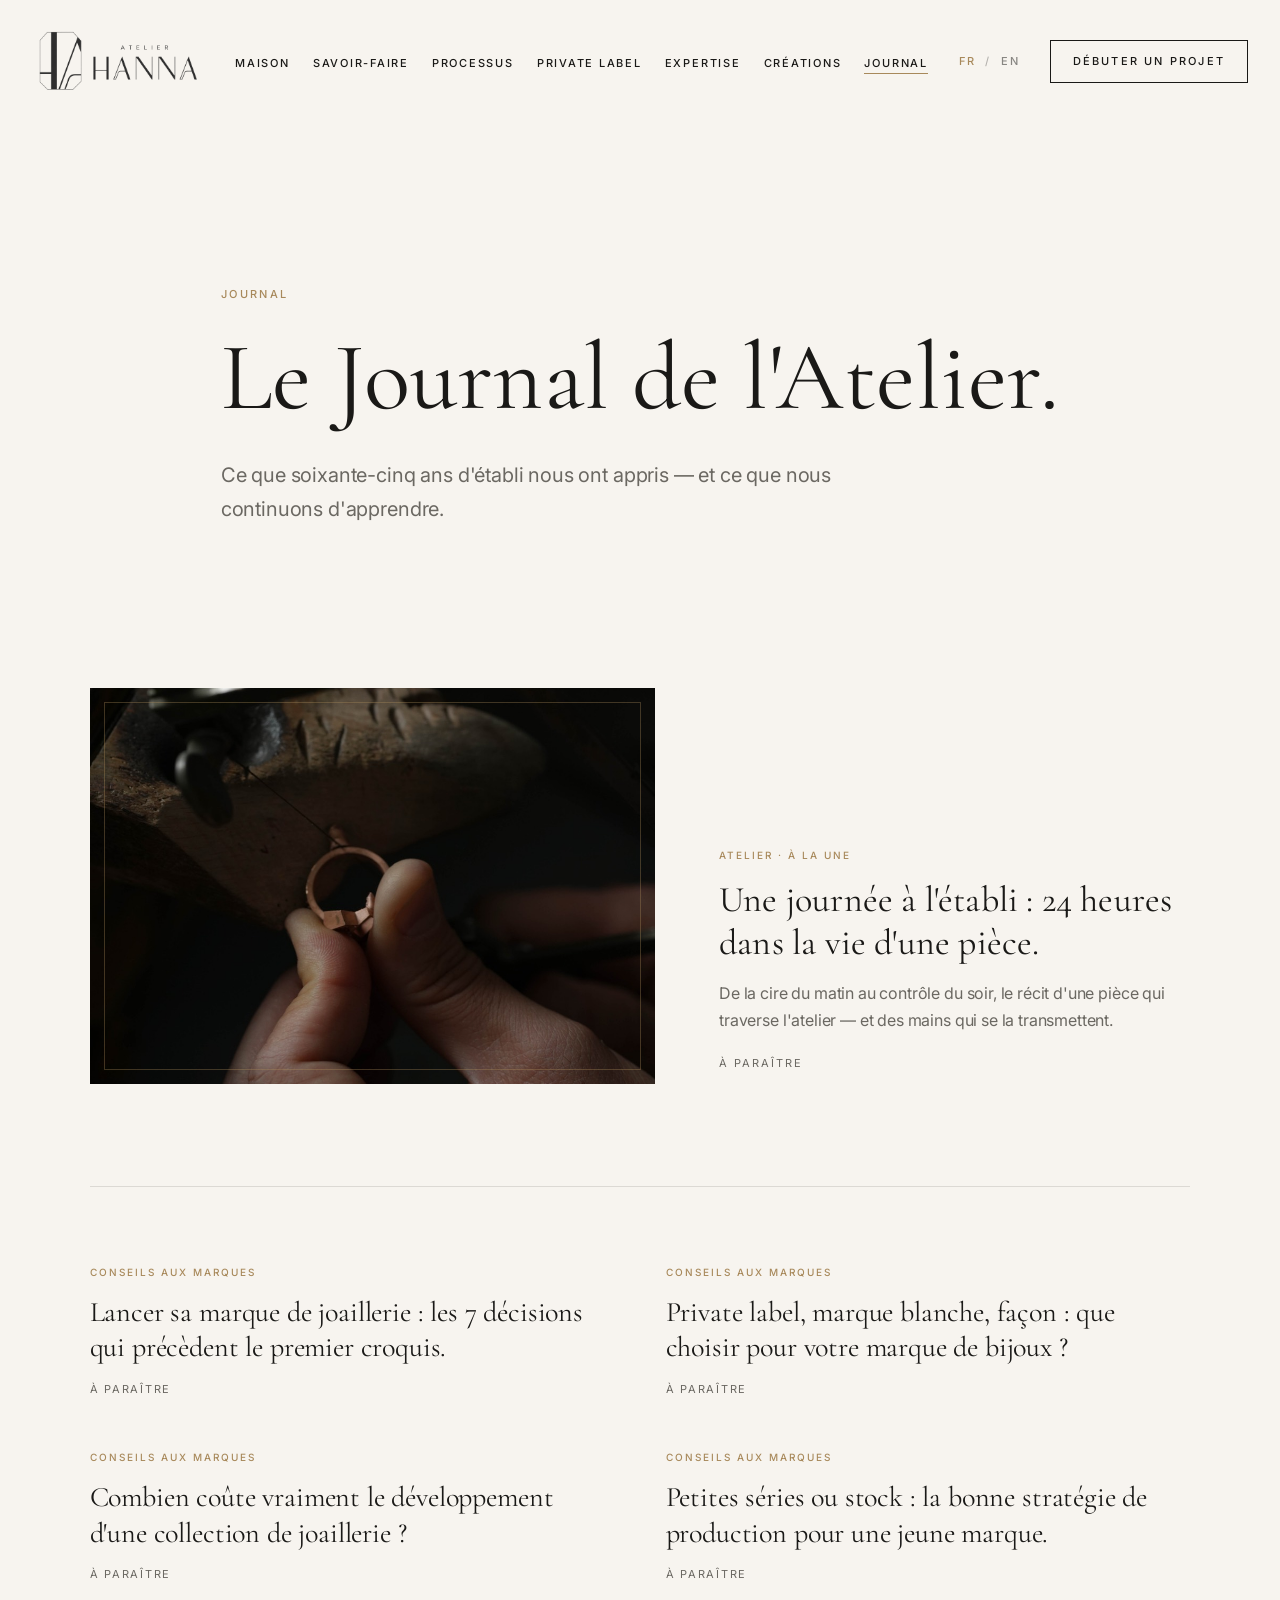
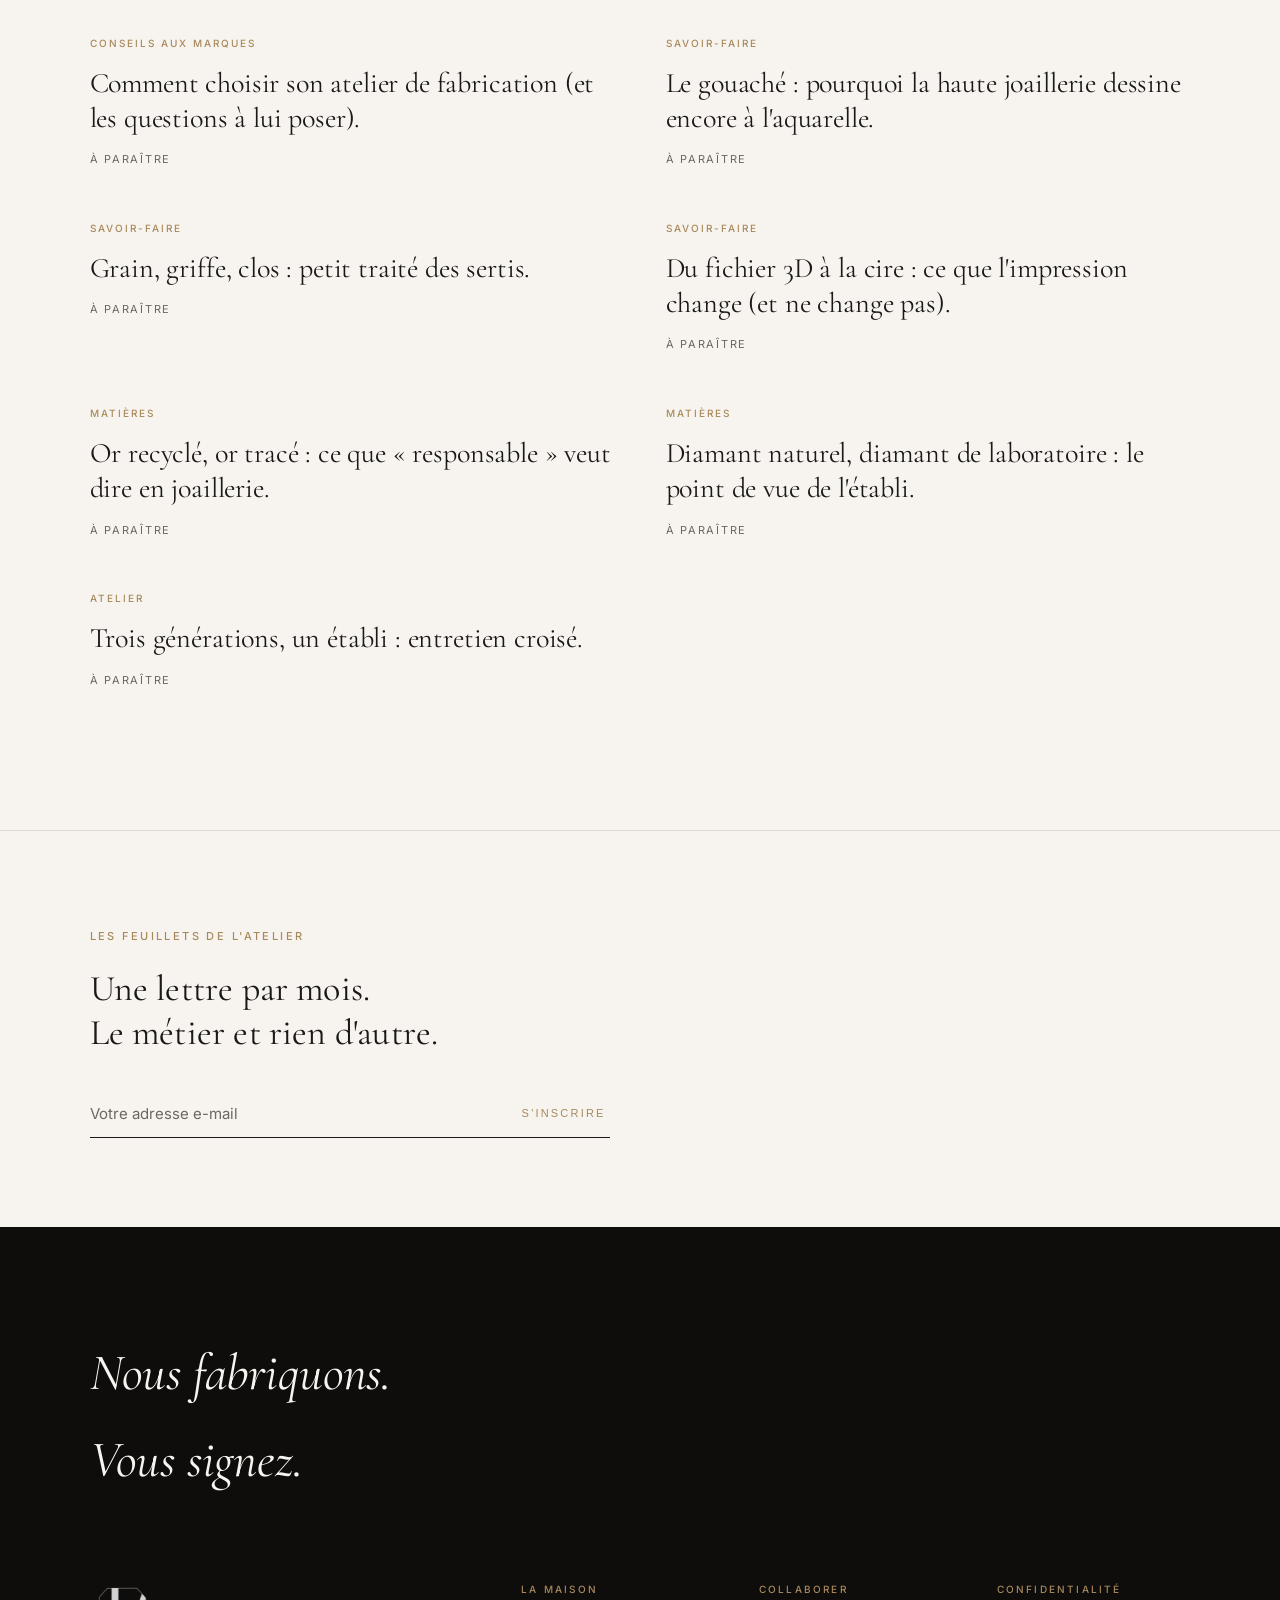
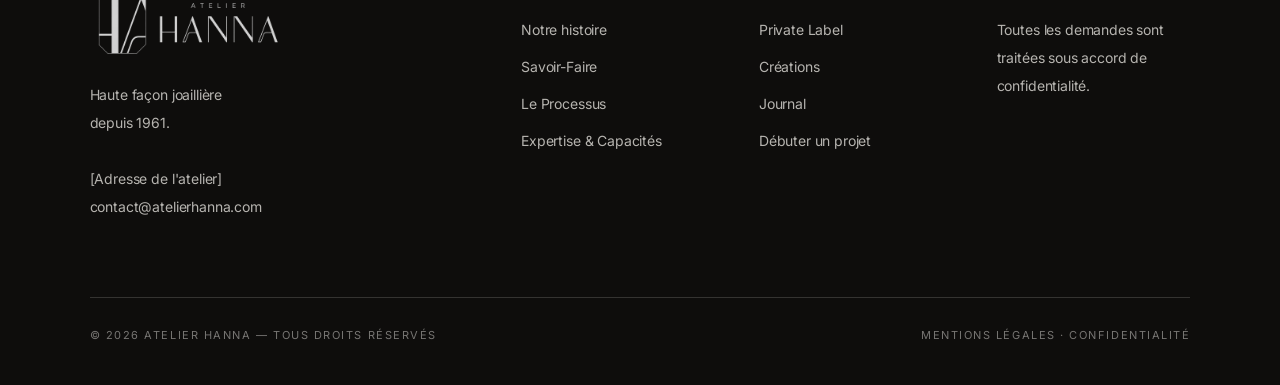
<file: journal/index.html>
<!DOCTYPE html>
<html lang="fr">
<head>
<meta charset="utf-8">
<meta name="viewport" content="width=device-width,initial-scale=1">
<title>Le Journal de l'Atelier — Savoir-faire, conseils aux marques, matières | Atelier Hanna</title>
<meta name="description" content="Ce que soixante-cinq ans d'établi nous ont appris : lancer sa marque de bijoux, choisir son atelier de fabrication, comprendre les sertis, les matières et le métier.">
<link rel="icon" href="/assets/img/favicon.png" type="image/png">
<link rel="apple-touch-icon" href="/assets/img/apple-touch-icon.png">
<link rel="preconnect" href="https://fonts.googleapis.com">
<link rel="preconnect" href="https://fonts.gstatic.com" crossorigin>
<link rel="stylesheet" href="https://fonts.googleapis.com/css2?family=Cormorant+Garamond:ital,wght@0,300;0,400;0,500;1,400;1,500&family=Inter:wght@400;500;600&display=swap" media="print" onload="this.media='all'">
<noscript><link rel="stylesheet" href="https://fonts.googleapis.com/css2?family=Cormorant+Garamond:ital,wght@0,300;0,400;0,500;1,400;1,500&family=Inter:wght@400;500;600&display=swap"></noscript>
<link rel="stylesheet" href="/assets/css/style.css?v=9">
</head>
<body>

<header class="site-header" id="siteHeader">
  <nav class="nav" aria-label="Navigation principale">
    <a class="brand" href="/"><img src="/assets/img/logo-hanna.png" alt="Atelier Hanna"></a>
    <ul class="nav-links">
      <li><a href="/maison/">Maison</a></li>
      <li><a href="/savoir-faire/">Savoir-Faire</a></li>
      <li><a href="/processus/">Processus</a></li>
      <li><a href="/private-label/">Private Label</a></li>
      <li><a href="/expertise/">Expertise</a></li>
      <li><a href="/creations/">Créations</a></li>
      <li><a href="/journal/" aria-current="page">Journal</a></li>
    </ul>
    <a class="cta-nav" href="/contact/">Débuter un projet</a>
    <button class="burger" aria-label="Menu" aria-expanded="false"><span></span><span></span><span></span></button>
  </nav>
</header>
<div class="mobile-menu">
  <a href="/maison/">Maison</a><a href="/savoir-faire/">Savoir-Faire</a><a href="/processus/">Processus</a>
  <a href="/private-label/">Private Label</a><a href="/expertise/">Expertise</a><a href="/creations/">Créations</a>
  <a href="/journal/">Journal</a><a class="cta-mobile" href="/contact/">Débuter un projet</a>
</div>

<main>

<section class="hero editorial">
  <div class="container">
    <p class="eyebrow" data-reveal>Journal</p>
    <h1 class="d1" data-reveal style="transition-delay:.15s">Le Journal de l'Atelier.</h1>
    <p class="lead" data-reveal style="transition-delay:.3s;margin-top:28px">Ce que soixante-cinq ans d'établi nous ont appris — et ce que nous continuons d'apprendre.</p>
  </div>
</section>

<!-- À LA UNE -->
<section style="padding-top:40px">
  <div class="container">
    <div class="feature-article" data-reveal>
      <div class="ph t-etabli wide" style="min-height:44vh"><img class="real" src="/assets/img/bague-etabli-sombre.jpg" alt="Bague à l'établi, lumière d'atelier" loading="lazy"></div>
      <div>
        <p class="article-card" style="margin:0"><span class="rubrique">Atelier · À la une</span></p>
        <h2 class="d3" style="margin:14px 0 16px">Une journée à l'établi&nbsp;: 24&nbsp;heures dans la vie d'une pièce.</h2>
        <p class="lead" style="font-size:16px">De la cire du matin au contrôle du soir, le récit d'une pièce qui traverse l'atelier — et des mains qui se la transmettent.</p>
        <p class="small-caps" style="margin-top:20px">À paraître</p>
      </div>
    </div>

    <hr class="hairline" style="margin-bottom:clamp(50px,6vw,90px)">

    <div class="article-grid">
      <article class="article-card" data-reveal>
        <span class="rubrique">Conseils aux marques</span>
        <h3>Lancer sa marque de joaillerie&nbsp;: les 7 décisions qui précèdent le premier croquis.</h3>
        <span class="soon">À paraître</span>
      </article>
      <article class="article-card" data-reveal>
        <span class="rubrique">Conseils aux marques</span>
        <h3>Private label, marque blanche, façon&nbsp;: que choisir pour votre marque de bijoux&nbsp;?</h3>
        <span class="soon">À paraître</span>
      </article>
      <article class="article-card" data-reveal>
        <span class="rubrique">Conseils aux marques</span>
        <h3>Combien coûte vraiment le développement d'une collection de joaillerie&nbsp;?</h3>
        <span class="soon">À paraître</span>
      </article>
      <article class="article-card" data-reveal>
        <span class="rubrique">Conseils aux marques</span>
        <h3>Petites séries ou stock&nbsp;: la bonne stratégie de production pour une jeune marque.</h3>
        <span class="soon">À paraître</span>
      </article>
      <article class="article-card" data-reveal>
        <span class="rubrique">Conseils aux marques</span>
        <h3>Comment choisir son atelier de fabrication (et les questions à lui poser).</h3>
        <span class="soon">À paraître</span>
      </article>
      <article class="article-card" data-reveal>
        <span class="rubrique">Savoir-Faire</span>
        <h3>Le gouaché&nbsp;: pourquoi la haute joaillerie dessine encore à l'aquarelle.</h3>
        <span class="soon">À paraître</span>
      </article>
      <article class="article-card" data-reveal>
        <span class="rubrique">Savoir-Faire</span>
        <h3>Grain, griffe, clos&nbsp;: petit traité des sertis.</h3>
        <span class="soon">À paraître</span>
      </article>
      <article class="article-card" data-reveal>
        <span class="rubrique">Savoir-Faire</span>
        <h3>Du fichier 3D à la cire&nbsp;: ce que l'impression change (et ne change pas).</h3>
        <span class="soon">À paraître</span>
      </article>
      <article class="article-card" data-reveal>
        <span class="rubrique">Matières</span>
        <h3>Or recyclé, or tracé&nbsp;: ce que «&nbsp;responsable&nbsp;» veut dire en joaillerie.</h3>
        <span class="soon">À paraître</span>
      </article>
      <article class="article-card" data-reveal>
        <span class="rubrique">Matières</span>
        <h3>Diamant naturel, diamant de laboratoire&nbsp;: le point de vue de l'établi.</h3>
        <span class="soon">À paraître</span>
      </article>
      <article class="article-card" data-reveal>
        <span class="rubrique">Atelier</span>
        <h3>Trois générations, un établi&nbsp;: entretien croisé.</h3>
        <span class="soon">À paraître</span>
      </article>
    </div>
  </div>
</section>

<!-- NEWSLETTER -->
<section class="tight" style="border-top:1px solid var(--hair)">
  <div class="container">
    <p class="eyebrow" data-reveal>Les Feuillets de l'Atelier</p>
    <h2 class="d3" data-reveal>Une lettre par mois.<br>Le métier et rien d'autre.</h2>
    <form class="newsletter" style="margin-top:36px" data-reveal onsubmit="event.preventDefault();this.innerHTML='<p class=&quot;small-caps&quot; style=&quot;padding:14px 0&quot;>Merci. À bientôt dans vos feuillets.</p>'">
      <input type="email" required placeholder="Votre adresse e-mail" aria-label="Votre adresse e-mail">
      <button type="submit">S'inscrire</button>
    </form>
  </div>
</section>

</main>

<footer class="site-footer">
  <div class="container">
    <p class="sig d-it">Nous fabriquons.<br>Vous signez.</p>
    <div class="footer-grid">
      <div><span class="brand-footer"><img src="/assets/img/logo-hanna.png" alt="Atelier Hanna"></span><p>Haute façon joaillière<br>depuis 1961.<br><br>[Adresse de l'atelier]<br>contact@atelierhanna.com</p></div>
      <div><h4>La Maison</h4><ul><li><a href="/maison/">Notre histoire</a></li><li><a href="/savoir-faire/">Savoir-Faire</a></li><li><a href="/processus/">Le Processus</a></li><li><a href="/expertise/">Expertise &amp; Capacités</a></li></ul></div>
      <div><h4>Collaborer</h4><ul><li><a href="/private-label/">Private Label</a></li><li><a href="/creations/">Créations</a></li><li><a href="/journal/">Journal</a></li><li><a href="/contact/">Débuter un projet</a></li></ul></div>
      <div><h4>Confidentialité</h4><p>Toutes les demandes sont traitées sous accord de confidentialité.</p></div>
    </div>
    <div class="footer-bottom">
      <span>© <span data-year>2026</span> Atelier Hanna — Tous droits réservés</span>
      <span><a href="/mentions-legales/">Mentions légales</a> · <a href="/confidentialite/">Confidentialité</a></span>
    </div>
  </div>
</footer>

<script src="/assets/js/main.js?v=9" defer></script>
</body>
</html>
</file>
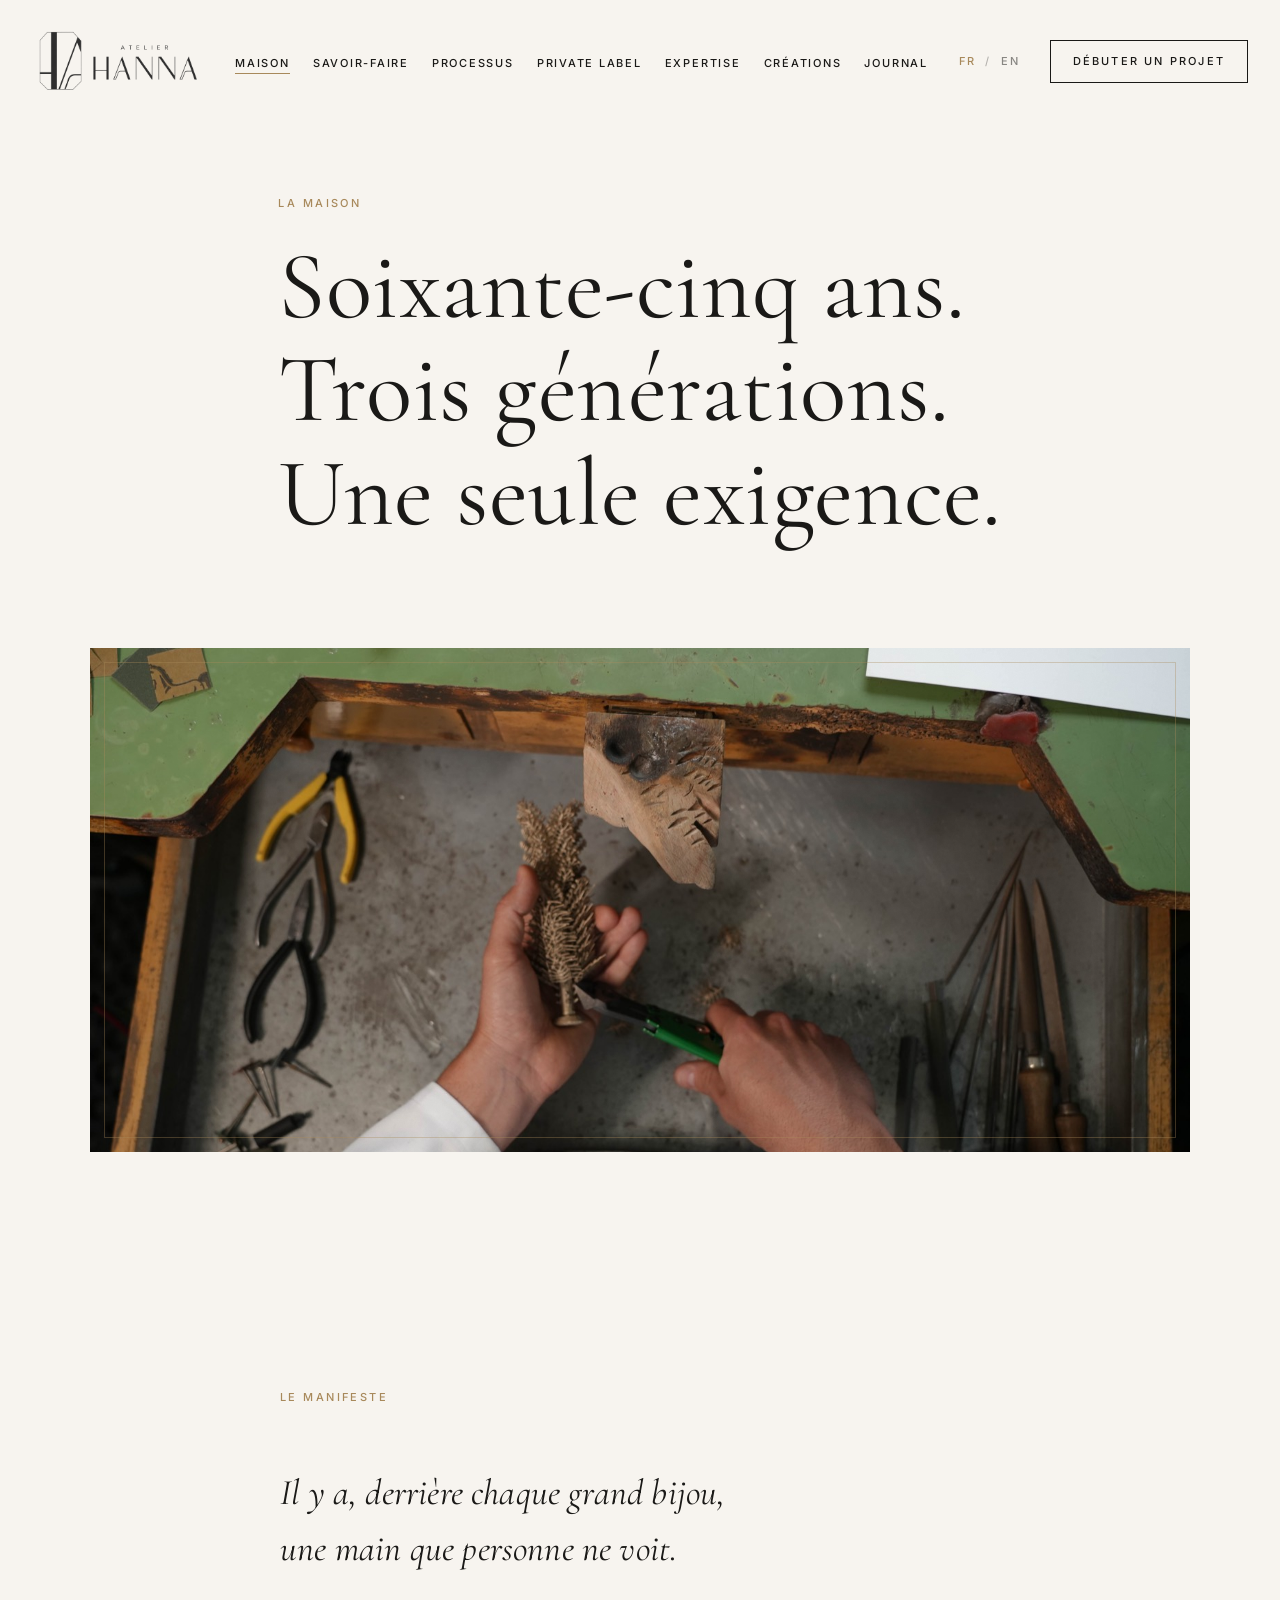
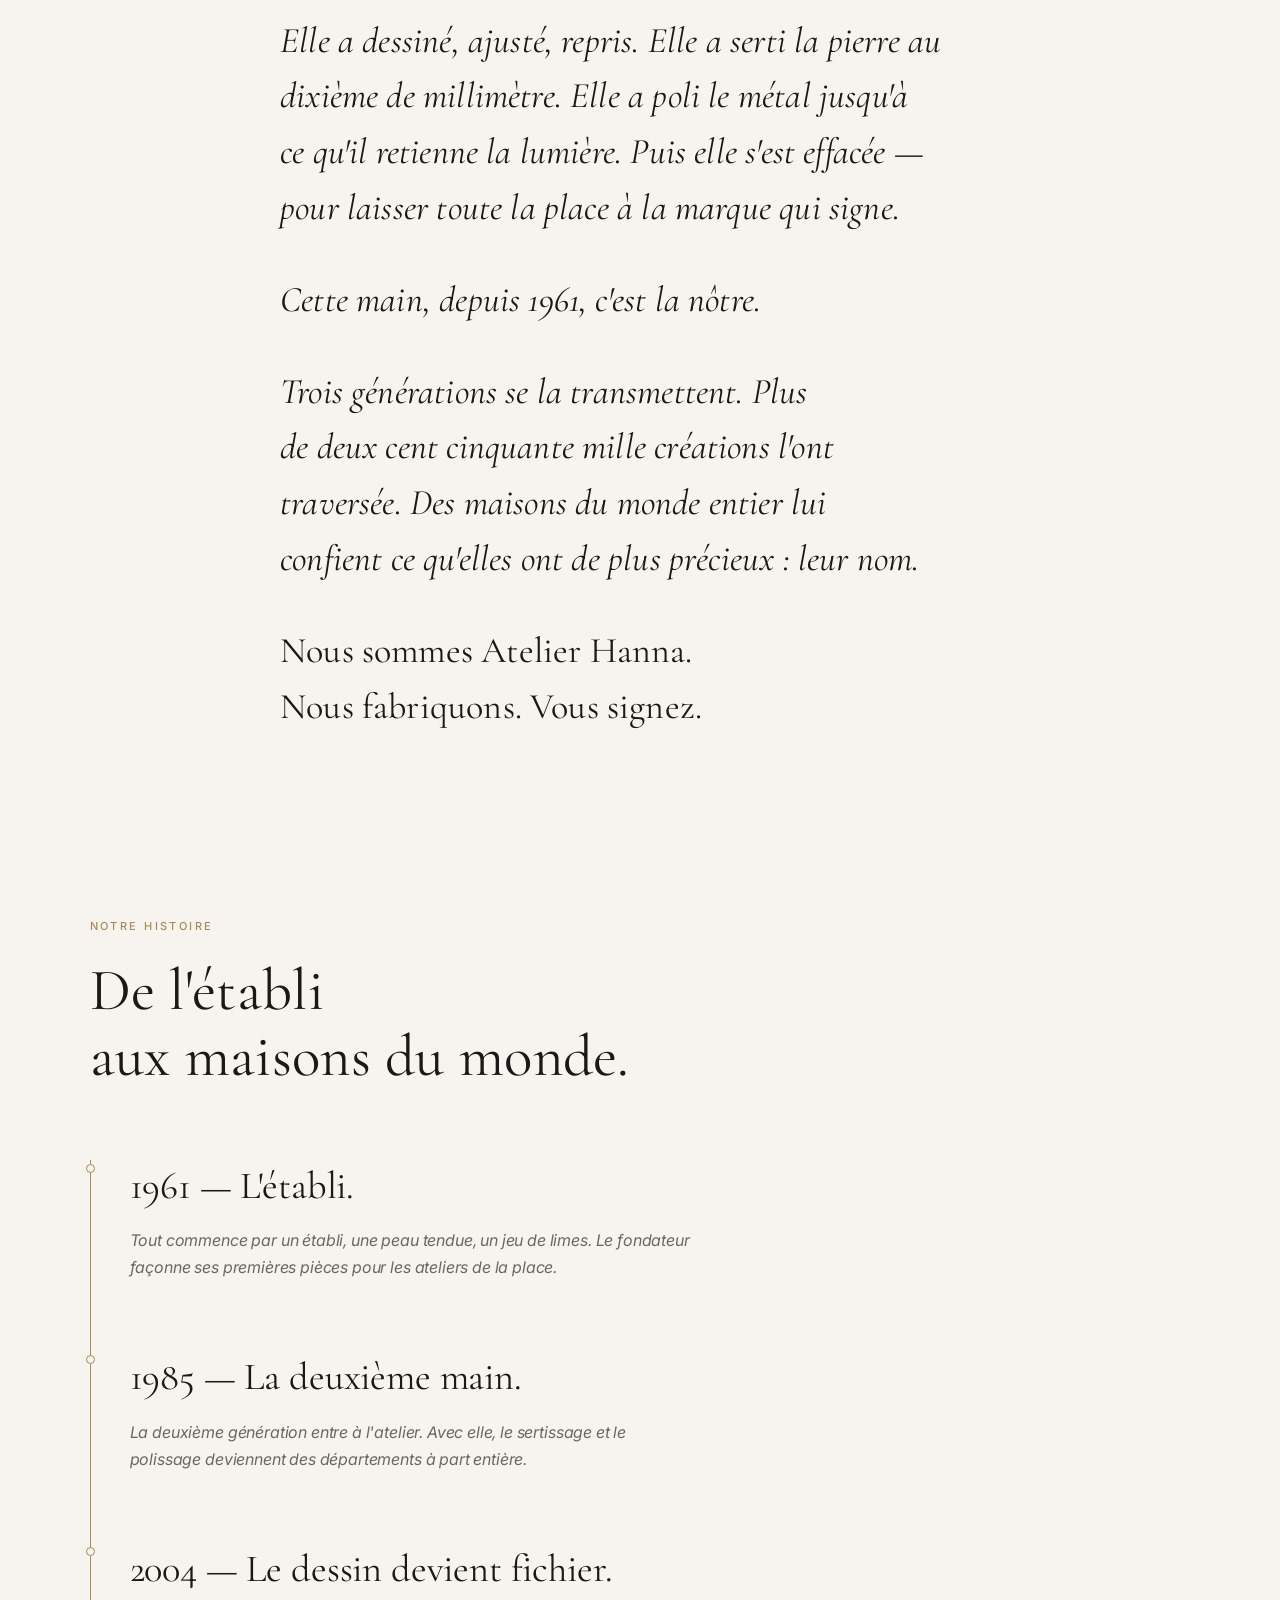
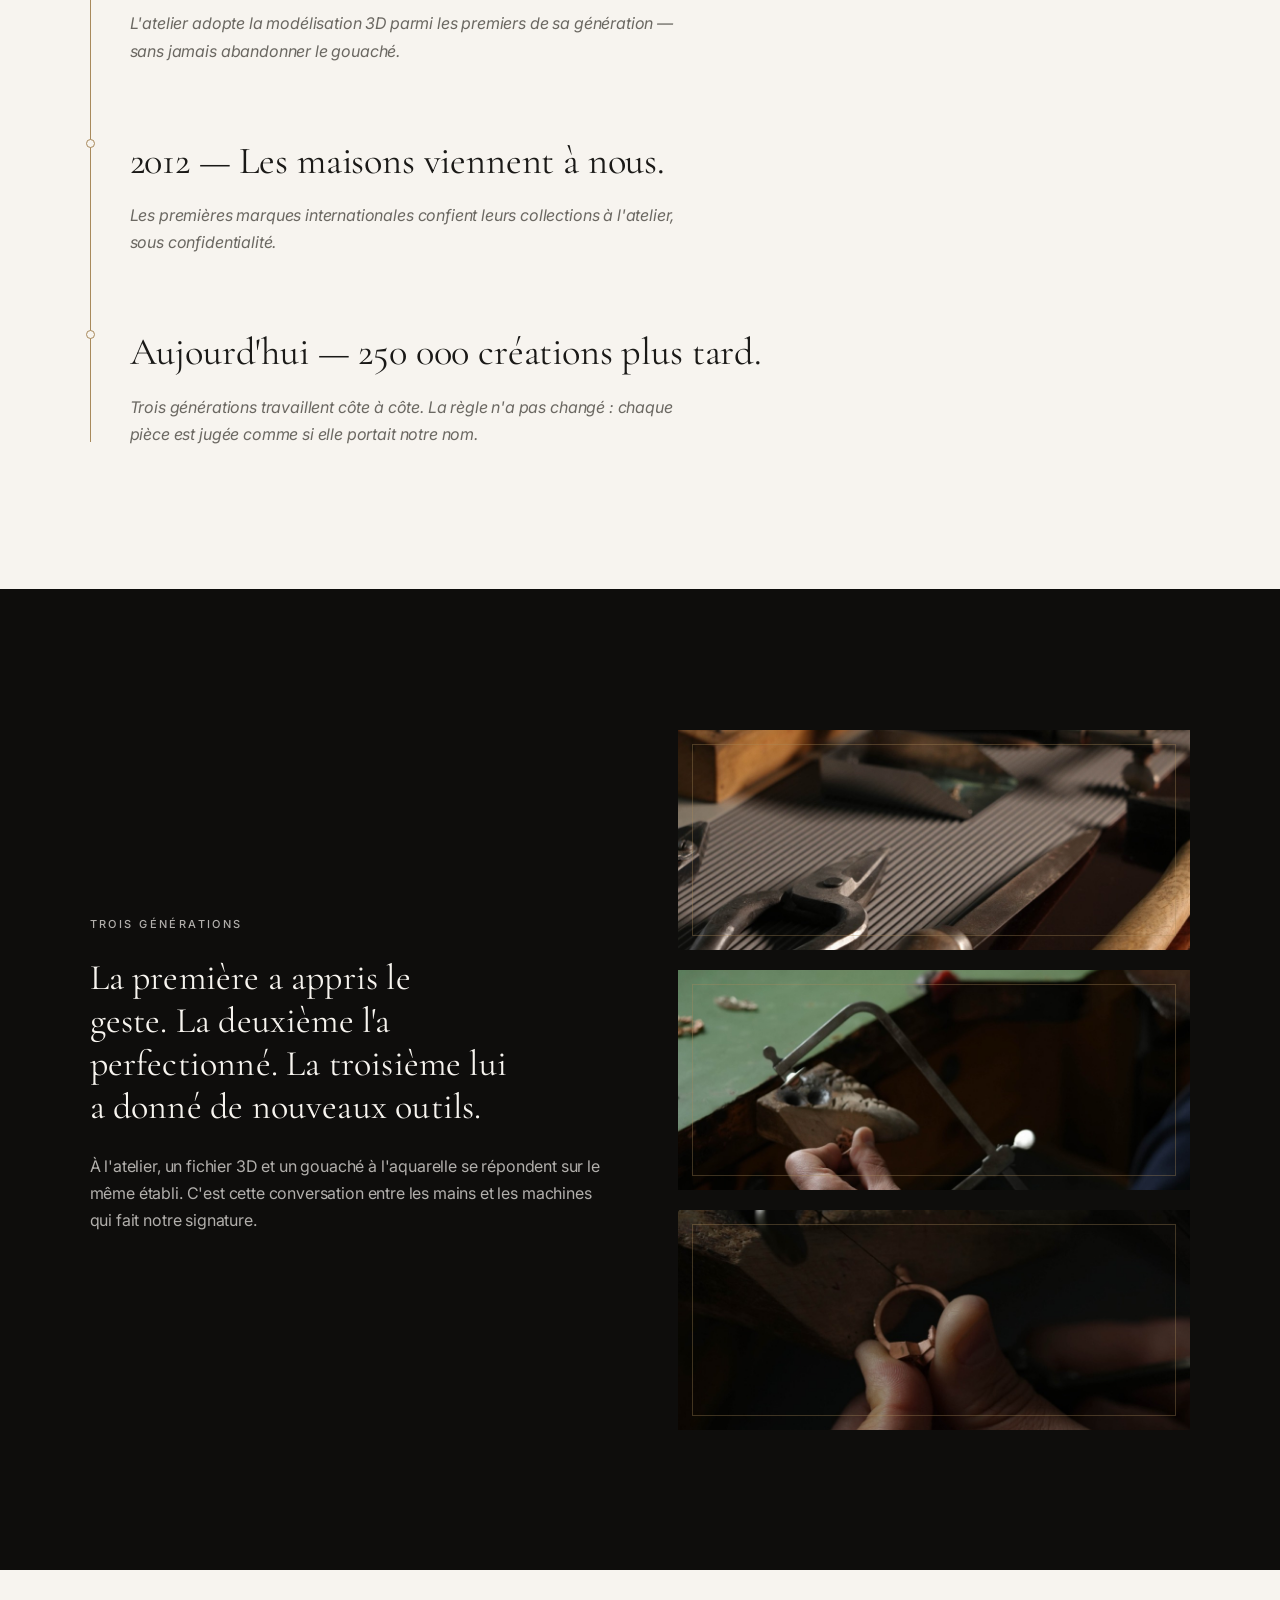
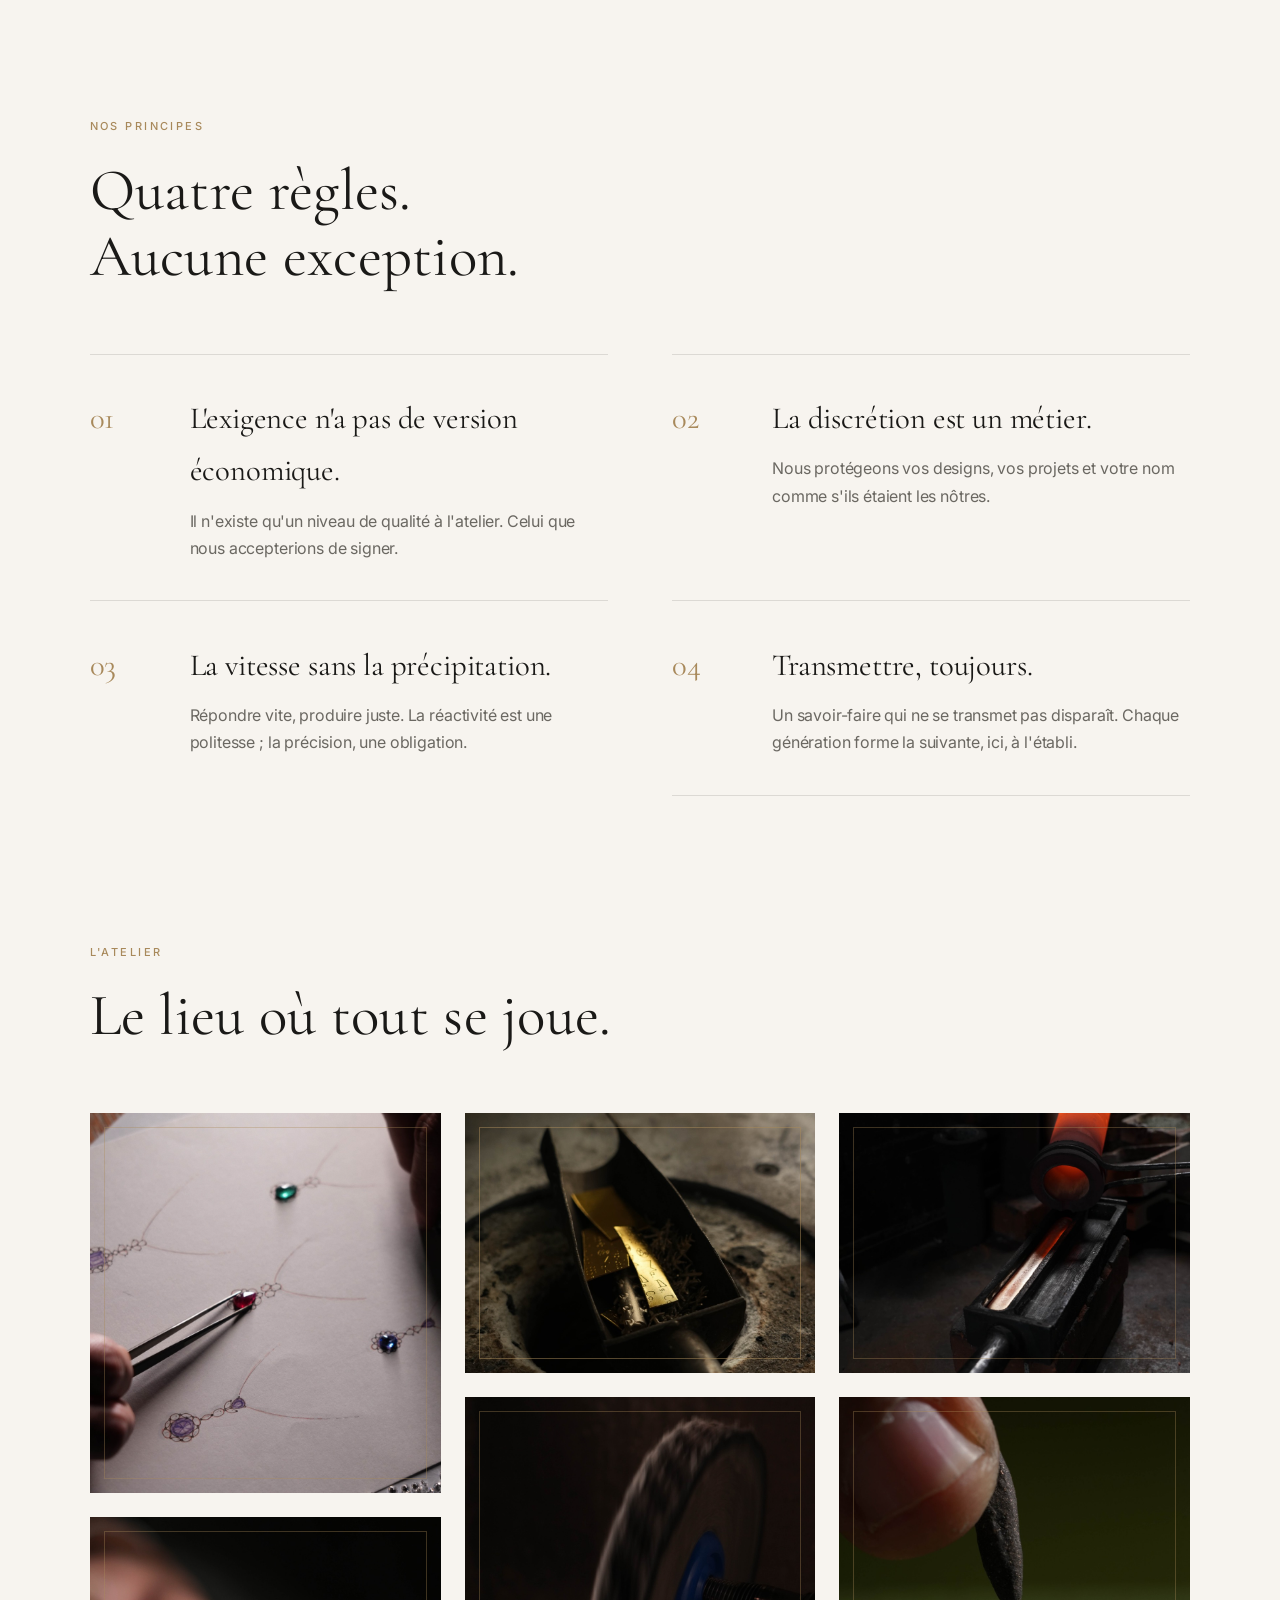
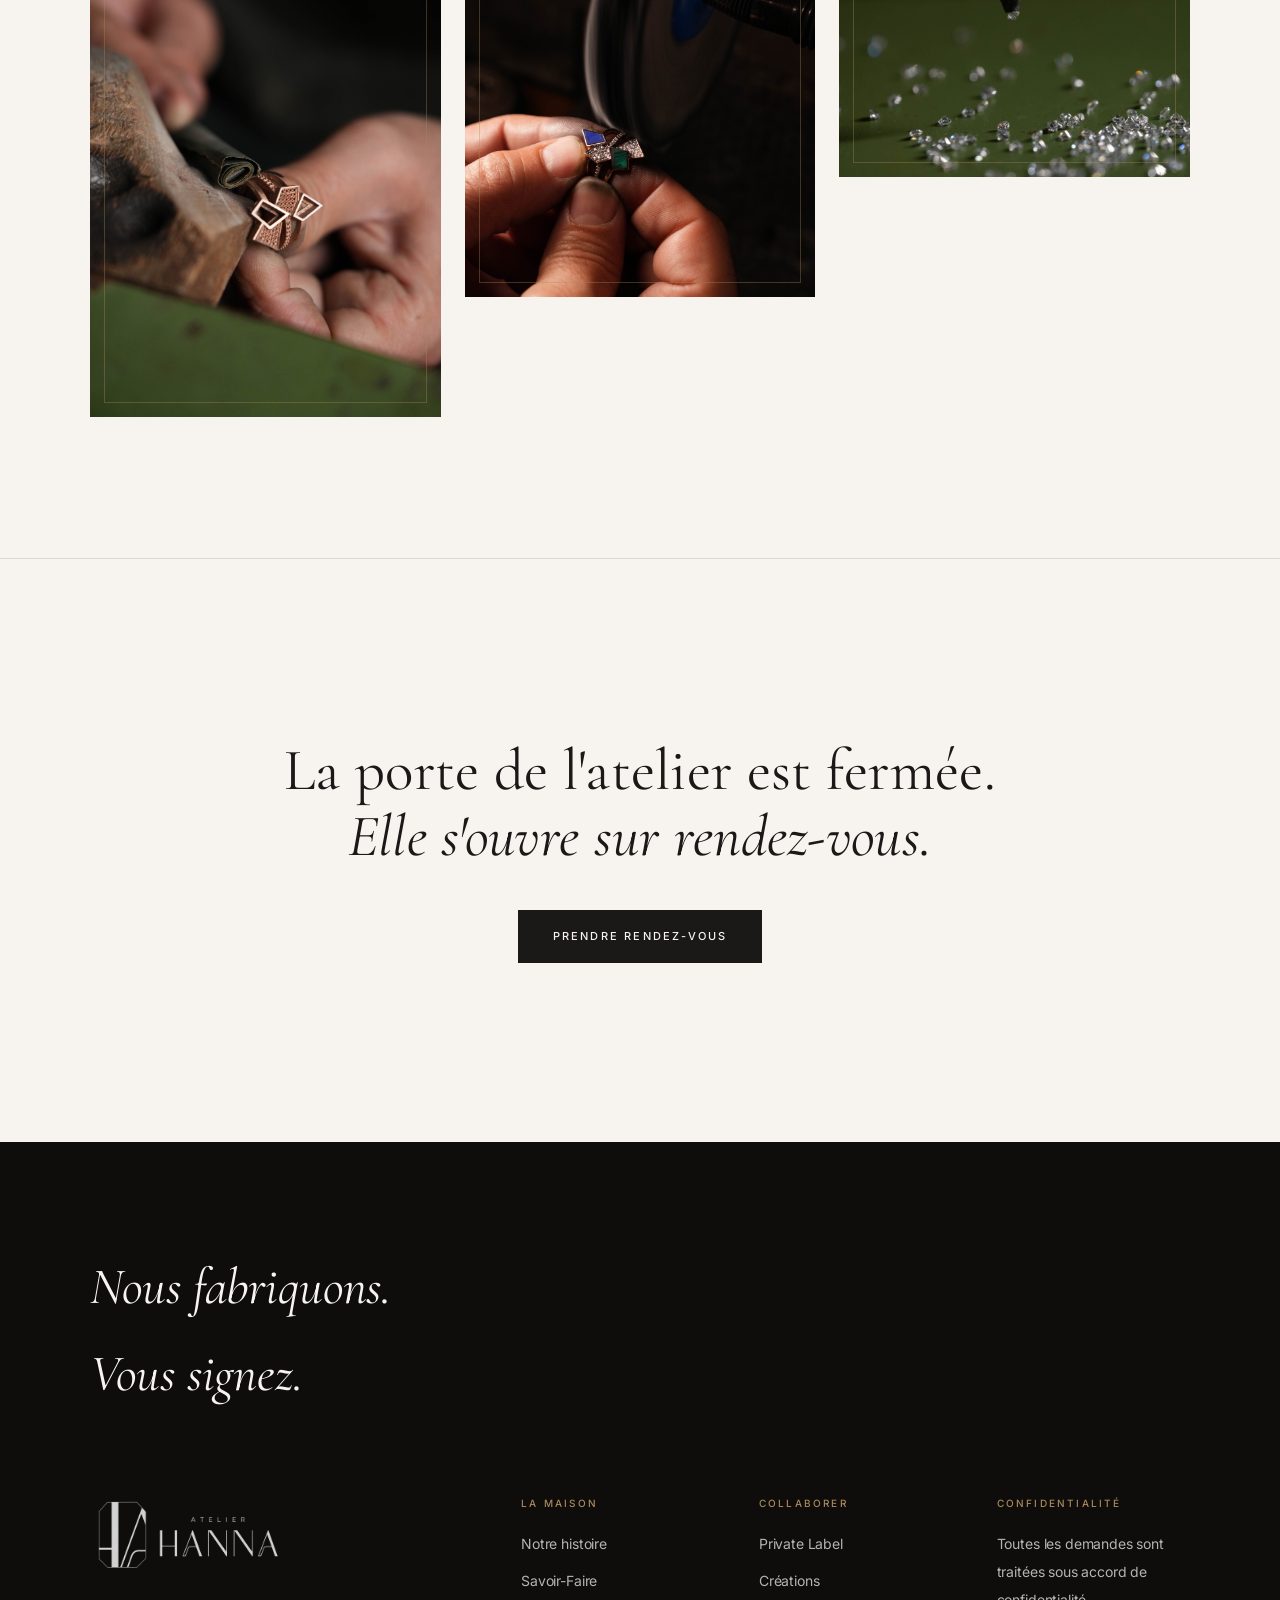
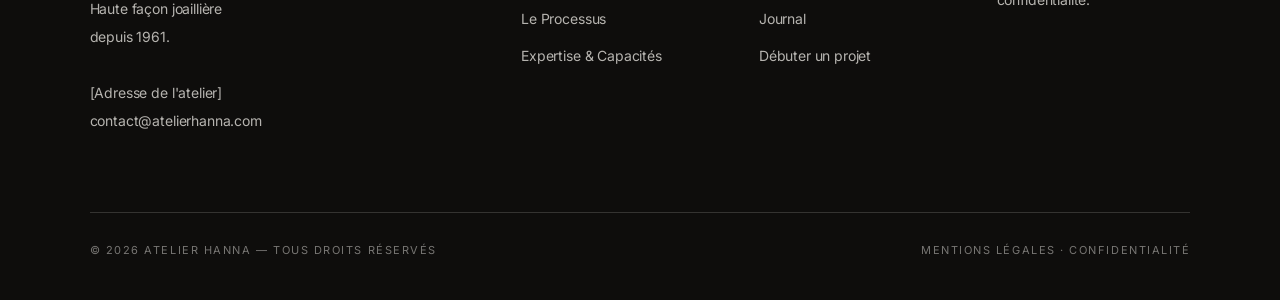
<file: maison/index.html>
<!DOCTYPE html>
<html lang="fr">
<head>
<meta charset="utf-8">
<meta name="viewport" content="width=device-width,initial-scale=1">
<title>La Maison — 65 ans, 3 générations, une seule exigence | Atelier Hanna</title>
<meta name="description" content="Depuis 1961, trois générations d'artisans joailliers se transmettent la main. L'histoire, les principes et l'atelier d'Atelier Hanna, haute façon joaillière.">
<link rel="icon" href="/assets/img/favicon.png" type="image/png">
<link rel="apple-touch-icon" href="/assets/img/apple-touch-icon.png">
<link rel="preconnect" href="https://fonts.googleapis.com">
<link rel="preconnect" href="https://fonts.gstatic.com" crossorigin>
<link rel="stylesheet" href="https://fonts.googleapis.com/css2?family=Cormorant+Garamond:ital,wght@0,300;0,400;0,500;1,400;1,500&family=Inter:wght@400;500;600&display=swap" media="print" onload="this.media='all'">
<noscript><link rel="stylesheet" href="https://fonts.googleapis.com/css2?family=Cormorant+Garamond:ital,wght@0,300;0,400;0,500;1,400;1,500&family=Inter:wght@400;500;600&display=swap"></noscript>
<link rel="stylesheet" href="/assets/css/style.css?v=9">
</head>
<body>

<header class="site-header" id="siteHeader">
  <nav class="nav" aria-label="Navigation principale">
    <a class="brand" href="/"><img src="/assets/img/logo-hanna.png" alt="Atelier Hanna"></a>
    <ul class="nav-links">
      <li><a href="/maison/" aria-current="page">Maison</a></li>
      <li><a href="/savoir-faire/">Savoir-Faire</a></li>
      <li><a href="/processus/">Processus</a></li>
      <li><a href="/private-label/">Private Label</a></li>
      <li><a href="/expertise/">Expertise</a></li>
      <li><a href="/creations/">Créations</a></li>
      <li><a href="/journal/">Journal</a></li>
    </ul>
    <a class="cta-nav" href="/contact/">Débuter un projet</a>
    <button class="burger" aria-label="Menu" aria-expanded="false"><span></span><span></span><span></span></button>
  </nav>
</header>
<div class="mobile-menu">
  <a href="/maison/">Maison</a><a href="/savoir-faire/">Savoir-Faire</a><a href="/processus/">Processus</a>
  <a href="/private-label/">Private Label</a><a href="/expertise/">Expertise</a><a href="/creations/">Créations</a>
  <a href="/journal/">Journal</a><a class="cta-mobile" href="/contact/">Débuter un projet</a>
</div>

<main>

<section class="hero editorial">
  <div class="container">
    <p class="eyebrow" data-reveal>La Maison</p>
    <h1 class="d1" data-reveal style="transition-delay:.15s">Soixante-cinq ans.<br>Trois générations.<br>Une seule exigence.</h1>
  </div>
</section>

<section class="tight" style="padding-top:0">
  <div class="container">
    <div class="ph t-etabli wide" data-reveal="clip"><img class="real" src="/assets/img/etabli-plat.jpg" alt="L'établi de l'atelier vu de haut" loading="lazy"></div>
  </div>
</section>

<!-- MANIFESTE -->
<section>
  <div class="container">
    <div style="max-width:720px;margin-inline:auto">
      <p class="eyebrow" data-reveal>Le manifeste</p>
      <div class="d3 d-it" style="line-height:1.55" data-reveal>
        <p>Il y a, derrière chaque grand bijou, une main que personne ne voit.</p>
        <p>Elle a dessiné, ajusté, repris. Elle a serti la pierre au dixième de millimètre. Elle a poli le métal jusqu'à ce qu'il retienne la lumière. Puis elle s'est effacée — pour laisser toute la place à la marque qui signe.</p>
        <p>Cette main, depuis 1961, c'est la nôtre.</p>
        <p>Trois générations se la transmettent. Plus de deux cent cinquante mille créations l'ont traversée. Des maisons du monde entier lui confient ce qu'elles ont de plus précieux&nbsp;: leur nom.</p>
        <p style="font-style:normal">Nous sommes Atelier Hanna.<br>Nous fabriquons. Vous signez.</p>
      </div>
    </div>
  </div>
</section>

<!-- CHRONOLOGIE -->
<section style="padding-top:0">
  <div class="container">
    <div class="section-head" data-reveal>
      <p class="eyebrow">Notre histoire</p>
      <h2 class="d2">De l'établi<br>aux maisons du monde.</h2>
    </div>
    <div class="timeline">
      <div class="tl-line" aria-hidden="true"></div>
      <div class="tl-item" data-reveal>
        <span class="year">1961 — L'établi.</span>
        <p>Tout commence par un établi, une peau tendue, un jeu de limes. Le fondateur façonne ses premières pièces pour les ateliers de la place.</p>
      </div>
      <div class="tl-item" data-reveal>
        <span class="year">1985 — La deuxième main.</span>
        <p>La deuxième génération entre à l'atelier. Avec elle, le sertissage et le polissage deviennent des départements à part entière.</p>
      </div>
      <div class="tl-item" data-reveal>
        <span class="year">2004 — Le dessin devient fichier.</span>
        <p>L'atelier adopte la modélisation 3D parmi les premiers de sa génération — sans jamais abandonner le gouaché.</p>
      </div>
      <div class="tl-item" data-reveal>
        <span class="year">2012 — Les maisons viennent à nous.</span>
        <p>Les premières marques internationales confient leurs collections à l'atelier, sous confidentialité.</p>
      </div>
      <div class="tl-item" data-reveal>
        <span class="year">Aujourd'hui — 250 000 créations plus tard.</span>
        <p>Trois générations travaillent côte à côte. La règle n'a pas changé&nbsp;: chaque pièce est jugée comme si elle portait notre nom.</p>
      </div>
    </div>
  </div>
</section>

<!-- TROIS GÉNÉRATIONS -->
<section class="band">
  <div class="container">
    <div class="two-col" style="align-items:center">
      <div data-reveal>
        <p class="eyebrow">Trois générations</p>
        <h2 class="d3">La première a appris le geste. La deuxième l'a perfectionné. La troisième lui a donné de nouveaux outils.</h2>
        <p style="margin-top:24px">À l'atelier, un fichier 3D et un gouaché à l'aquarelle se répondent sur le même établi. C'est cette conversation entre les mains et les machines qui fait notre signature.</p>
      </div>
      <div class="stagger">
        <div class="ph t-velours" style="min-height:220px"><img class="real" src="/assets/img/artisan-loupe.jpg" alt="Outils de l'établi" loading="lazy"></div>
        <div class="ph t-etabli" style="min-height:220px;margin-top:20px"><img class="real" src="/assets/img/artisan-scie.jpg" alt="Artisan sciant une pièce à l'établi" loading="lazy"></div>
        <div class="ph t-cire" style="min-height:220px;margin-top:20px"><img class="real" src="/assets/img/bague-etabli-sombre.jpg" alt="Bague en cours de fabrication à l'établi" loading="lazy"></div>
      </div>
    </div>
  </div>
</section>

<!-- PRINCIPES -->
<section>
  <div class="container">
    <div class="section-head" data-reveal>
      <p class="eyebrow">Nos principes</p>
      <h2 class="d2">Quatre règles.<br>Aucune exception.</h2>
    </div>
    <ol class="prins grid2">
      <li data-reveal><span class="n">01</span><div><h3>L'exigence n'a pas de version économique.</h3><p>Il n'existe qu'un niveau de qualité à l'atelier. Celui que nous accepterions de signer.</p></div></li>
      <li data-reveal><span class="n">02</span><div><h3>La discrétion est un métier.</h3><p>Nous protégeons vos designs, vos projets et votre nom comme s'ils étaient les nôtres.</p></div></li>
      <li data-reveal><span class="n">03</span><div><h3>La vitesse sans la précipitation.</h3><p>Répondre vite, produire juste. La réactivité est une politesse&nbsp;; la précision, une obligation.</p></div></li>
      <li data-reveal><span class="n">04</span><div><h3>Transmettre, toujours.</h3><p>Un savoir-faire qui ne se transmet pas disparaît. Chaque génération forme la suivante, ici, à l'établi.</p></div></li>
    </ol>
  </div>
</section>

<!-- L'ATELIER -->
<section style="padding-top:0">
  <div class="container">
    <div class="section-head" data-reveal>
      <p class="eyebrow">L'atelier</p>
      <h2 class="d2">Le lieu où tout se joue.</h2>
    </div>
    <div class="gallery">
      <figure class="h-m" data-reveal><div class="ph t-etabli"><img class="real" src="/assets/img/etabli-outils.jpg" alt="Pierres présentées sur les dessins de colliers" loading="lazy"></div></figure>
      <figure class="h-l" data-reveal><div class="ph t-or"><img class="real" src="/assets/img/pierres-vertes.jpg" alt="Bague brute reprise à l'émeri" loading="lazy"></div></figure>
      <figure class="h-s" data-reveal><div class="ph t-papier"><img class="real" src="/assets/img/main-lime.jpg" alt="Or à fondre, prêt pour le creuset" loading="lazy"></div></figure>
      <figure class="h-l" data-reveal><div class="ph t-cire"><img class="real" src="/assets/img/fonte-feu.jpg" alt="Polissage d'une bague au tour" loading="lazy"></div></figure>
      <figure class="h-s" data-reveal><div class="ph t-velours"><img class="real" src="/assets/img/piece-cire.jpg" alt="Coulée de l'or en lingotière" loading="lazy"></div></figure>
      <figure class="h-m" data-reveal><div class="ph t-or"><img class="real" src="/assets/img/diamants-tri.jpg" alt="Diamants triés à la main" loading="lazy"></div></figure>
    </div>
  </div>
</section>

<!-- CTA -->
<section class="center" style="padding-block:clamp(110px,14vw,200px);border-top:1px solid var(--hair)">
  <div class="container">
    <h2 class="d2" data-reveal>La porte de l'atelier est fermée.<br><span class="d-it">Elle s'ouvre sur rendez-vous.</span></h2>
    <p style="margin:40px 0 0" data-reveal><a class="btn solid" href="/contact/">Prendre rendez-vous</a></p>
  </div>
</section>

</main>

<footer class="site-footer">
  <div class="container">
    <p class="sig d-it">Nous fabriquons.<br>Vous signez.</p>
    <div class="footer-grid">
      <div><span class="brand-footer"><img src="/assets/img/logo-hanna.png" alt="Atelier Hanna"></span><p>Haute façon joaillière<br>depuis 1961.<br><br>[Adresse de l'atelier]<br>contact@atelierhanna.com</p></div>
      <div><h4>La Maison</h4><ul><li><a href="/maison/">Notre histoire</a></li><li><a href="/savoir-faire/">Savoir-Faire</a></li><li><a href="/processus/">Le Processus</a></li><li><a href="/expertise/">Expertise &amp; Capacités</a></li></ul></div>
      <div><h4>Collaborer</h4><ul><li><a href="/private-label/">Private Label</a></li><li><a href="/creations/">Créations</a></li><li><a href="/journal/">Journal</a></li><li><a href="/contact/">Débuter un projet</a></li></ul></div>
      <div><h4>Confidentialité</h4><p>Toutes les demandes sont traitées sous accord de confidentialité.</p></div>
    </div>
    <div class="footer-bottom">
      <span>© <span data-year>2026</span> Atelier Hanna — Tous droits réservés</span>
      <span><a href="/mentions-legales/">Mentions légales</a> · <a href="/confidentialite/">Confidentialité</a></span>
    </div>
  </div>
</footer>

<script src="/assets/js/main.js?v=9" defer></script>
</body>
</html>
</file>
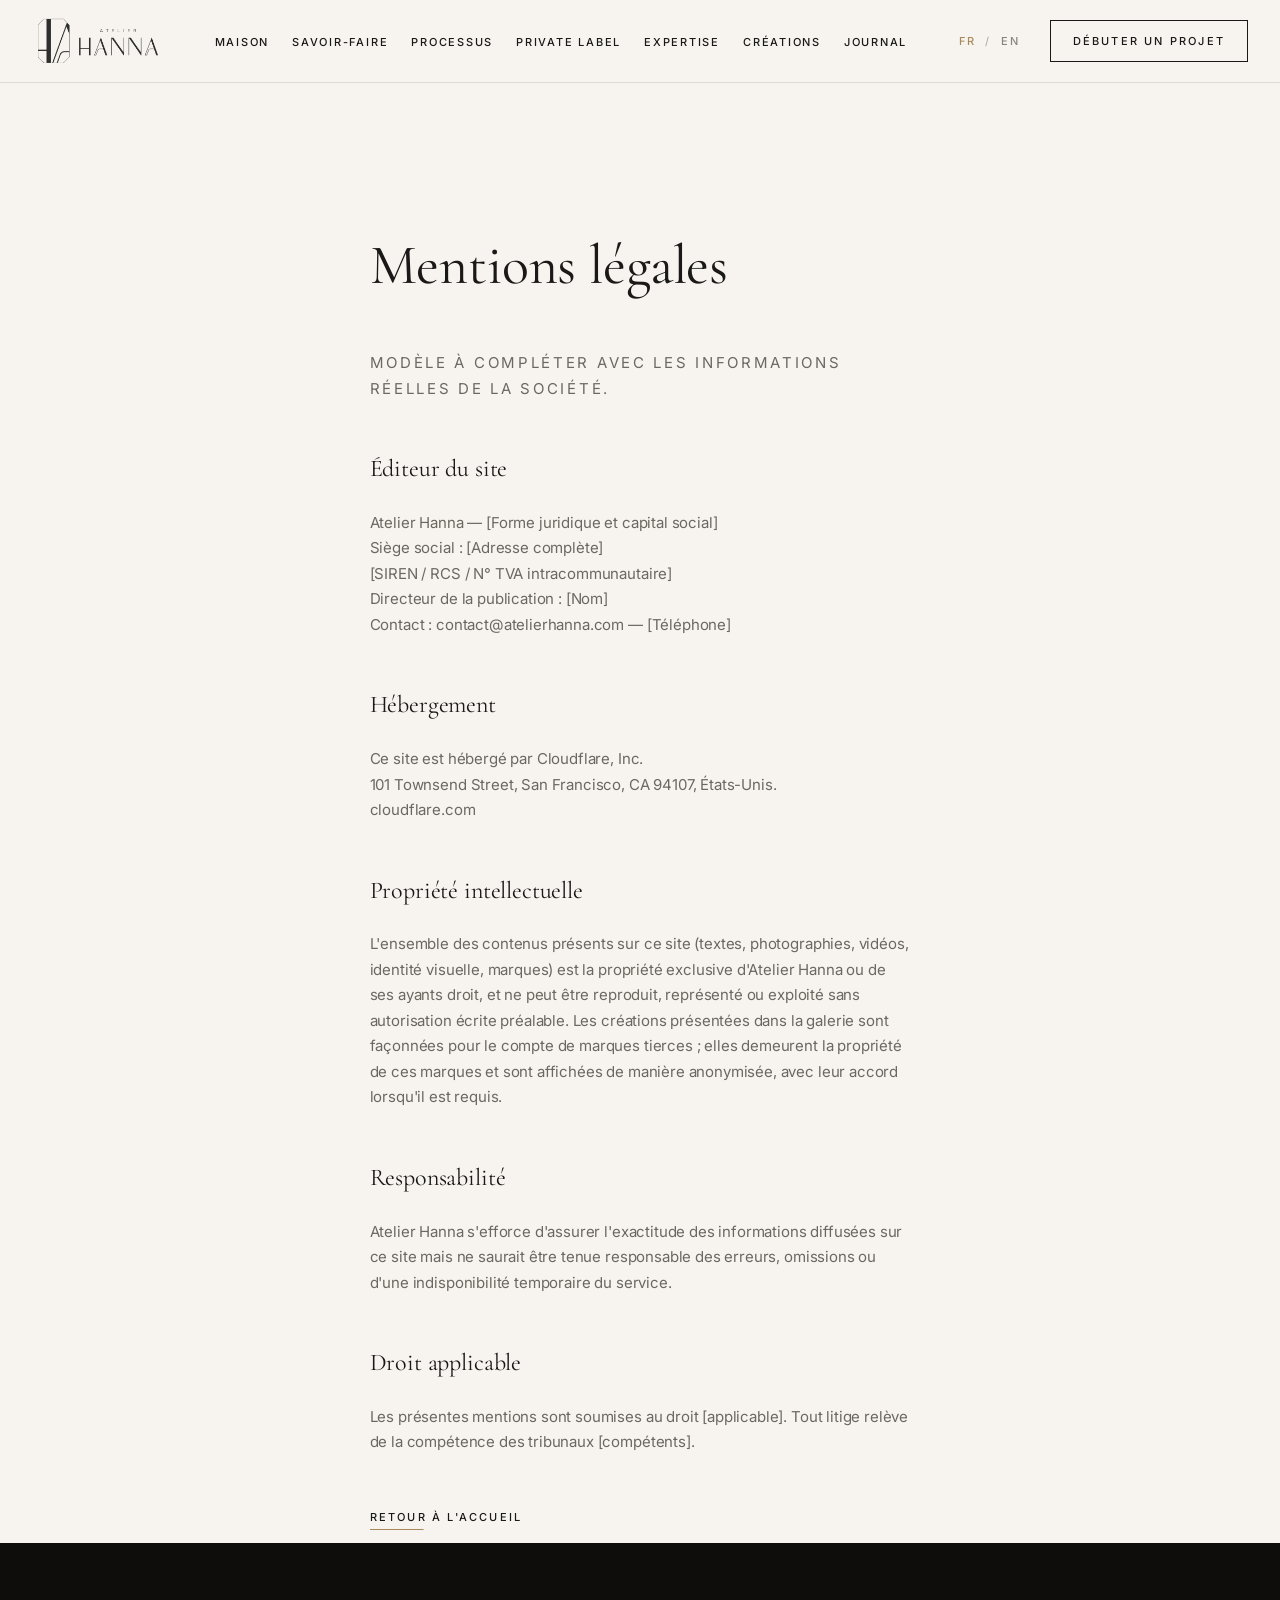
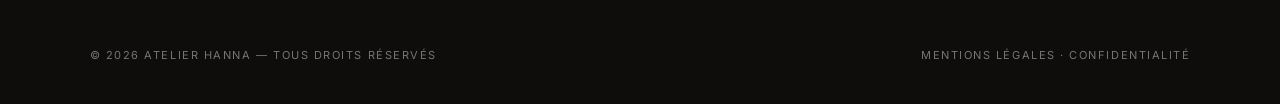
<file: mentions-legales/index.html>
<!DOCTYPE html>
<html lang="fr">
<head>
<meta charset="utf-8">
<meta name="viewport" content="width=device-width,initial-scale=1">
<title>Mentions légales | Atelier Hanna</title>
<meta name="robots" content="noindex,follow">
<link rel="icon" href="/assets/img/favicon.png" type="image/png">
<link rel="apple-touch-icon" href="/assets/img/apple-touch-icon.png">
<link rel="preconnect" href="https://fonts.googleapis.com">
<link rel="preconnect" href="https://fonts.gstatic.com" crossorigin>
<link rel="stylesheet" href="https://fonts.googleapis.com/css2?family=Cormorant+Garamond:ital,wght@0,400;0,500;1,400&family=Inter:wght@400;500;600&display=swap" media="print" onload="this.media='all'">
<noscript><link rel="stylesheet" href="https://fonts.googleapis.com/css2?family=Cormorant+Garamond:ital,wght@0,400;0,500;1,400&family=Inter:wght@400;500;600&display=swap"></noscript>
<link rel="stylesheet" href="/assets/css/style.css?v=9">
</head>
<body class="header-solid">

<header class="site-header scrolled" id="siteHeader">
  <nav class="nav" aria-label="Navigation principale">
    <a class="brand" href="/"><img src="/assets/img/logo-hanna.png" alt="Atelier Hanna"></a>
    <ul class="nav-links">
      <li><a href="/maison/">Maison</a></li>
      <li><a href="/savoir-faire/">Savoir-Faire</a></li>
      <li><a href="/processus/">Processus</a></li>
      <li><a href="/private-label/">Private Label</a></li>
      <li><a href="/expertise/">Expertise</a></li>
      <li><a href="/creations/">Créations</a></li>
      <li><a href="/journal/">Journal</a></li>
    </ul>
    <a class="cta-nav" href="/contact/">Débuter un projet</a>
    <button class="burger" aria-label="Menu" aria-expanded="false"><span></span><span></span><span></span></button>
  </nav>
</header>
<div class="mobile-menu">
  <a href="/maison/">Maison</a><a href="/savoir-faire/">Savoir-Faire</a><a href="/processus/">Processus</a>
  <a href="/private-label/">Private Label</a><a href="/expertise/">Expertise</a><a href="/creations/">Créations</a>
  <a href="/journal/">Journal</a><a class="cta-mobile" href="/contact/">Débuter un projet</a>
</div>

<main>
<div class="container legal">
  <h1>Mentions légales</h1>
  <p class="small-caps">Modèle à compléter avec les informations réelles de la société.</p>

  <h2>Éditeur du site</h2>
  <p>Atelier Hanna — [Forme juridique et capital social]<br>
  Siège social&nbsp;: [Adresse complète]<br>
  [SIREN / RCS / N° TVA intracommunautaire]<br>
  Directeur de la publication&nbsp;: [Nom]<br>
  Contact&nbsp;: contact@atelierhanna.com — [Téléphone]</p>

  <h2>Hébergement</h2>
  <p>Ce site est hébergé par Cloudflare, Inc.<br>
  101 Townsend Street, San Francisco, CA 94107, États-Unis.<br>
  cloudflare.com</p>

  <h2>Propriété intellectuelle</h2>
  <p>L'ensemble des contenus présents sur ce site (textes, photographies, vidéos, identité visuelle, marques) est la propriété exclusive d'Atelier Hanna ou de ses ayants droit, et ne peut être reproduit, représenté ou exploité sans autorisation écrite préalable. Les créations présentées dans la galerie sont façonnées pour le compte de marques tierces&nbsp;; elles demeurent la propriété de ces marques et sont affichées de manière anonymisée, avec leur accord lorsqu'il est requis.</p>

  <h2>Responsabilité</h2>
  <p>Atelier Hanna s'efforce d'assurer l'exactitude des informations diffusées sur ce site mais ne saurait être tenue responsable des erreurs, omissions ou d'une indisponibilité temporaire du service.</p>

  <h2>Droit applicable</h2>
  <p>Les présentes mentions sont soumises au droit [applicable]. Tout litige relève de la compétence des tribunaux [compétents].</p>

  <p style="margin-top:48px"><a class="link-more" href="/">Retour à l'accueil</a></p>
</div>
</main>

<footer class="site-footer">
  <div class="container">
    <div class="footer-bottom" style="border:0;padding-top:0">
      <span>© <span data-year>2026</span> Atelier Hanna — Tous droits réservés</span>
      <span><a href="/mentions-legales/">Mentions légales</a> · <a href="/confidentialite/">Confidentialité</a></span>
    </div>
  </div>
</footer>

<script src="/assets/js/main.js?v=9" defer></script>
</body>
</html>
</file>
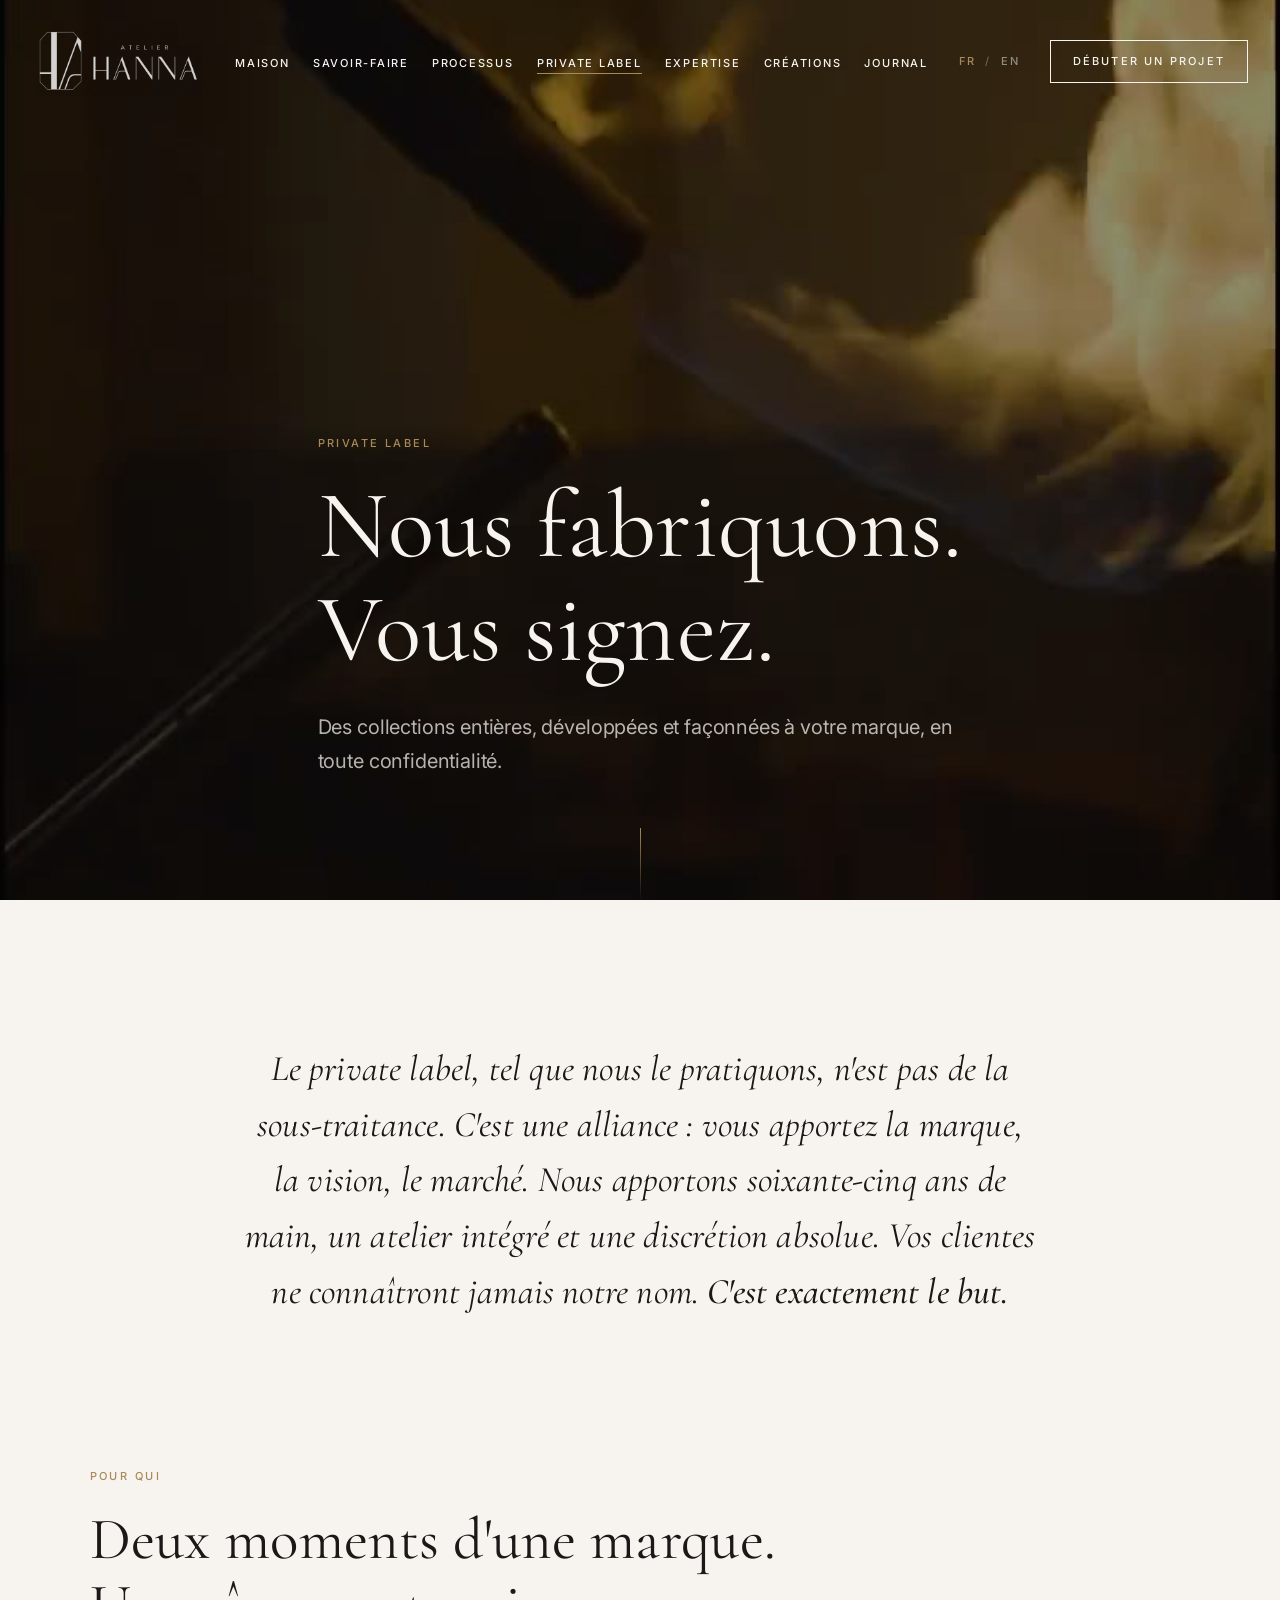
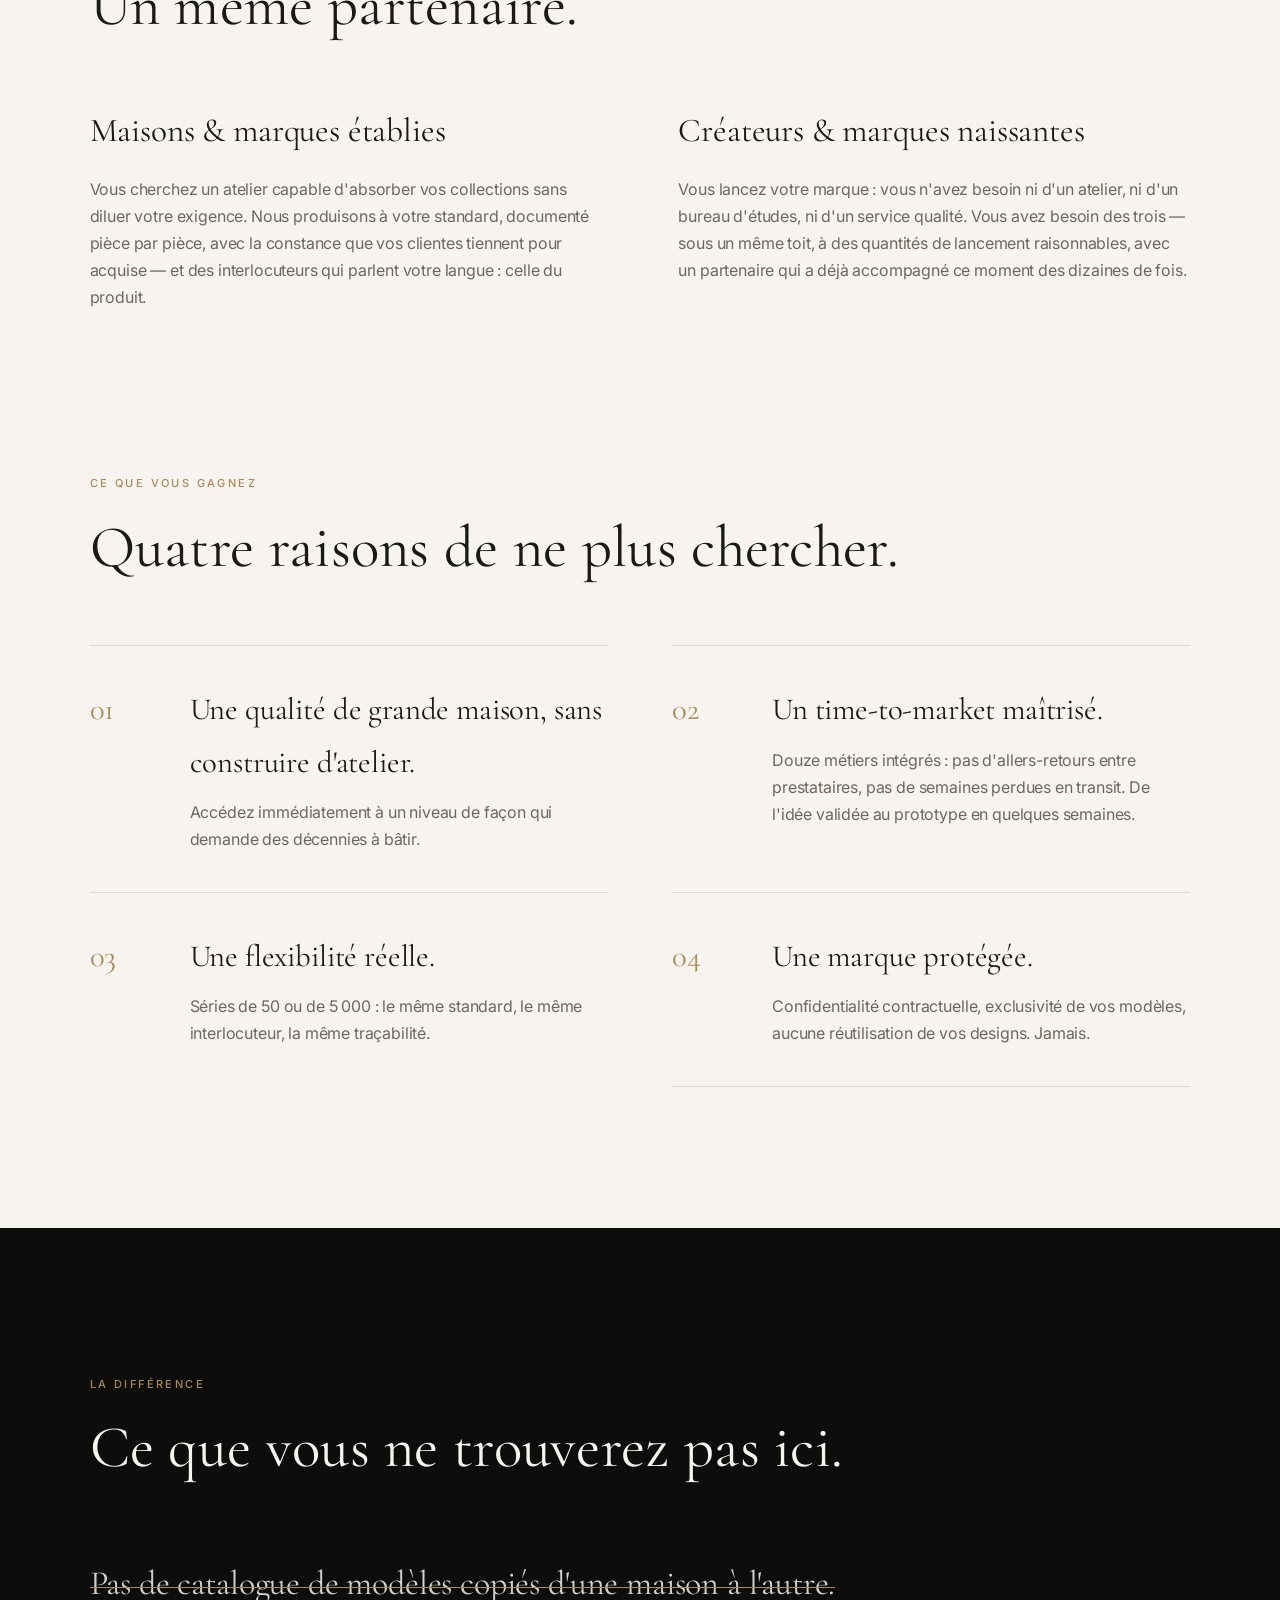
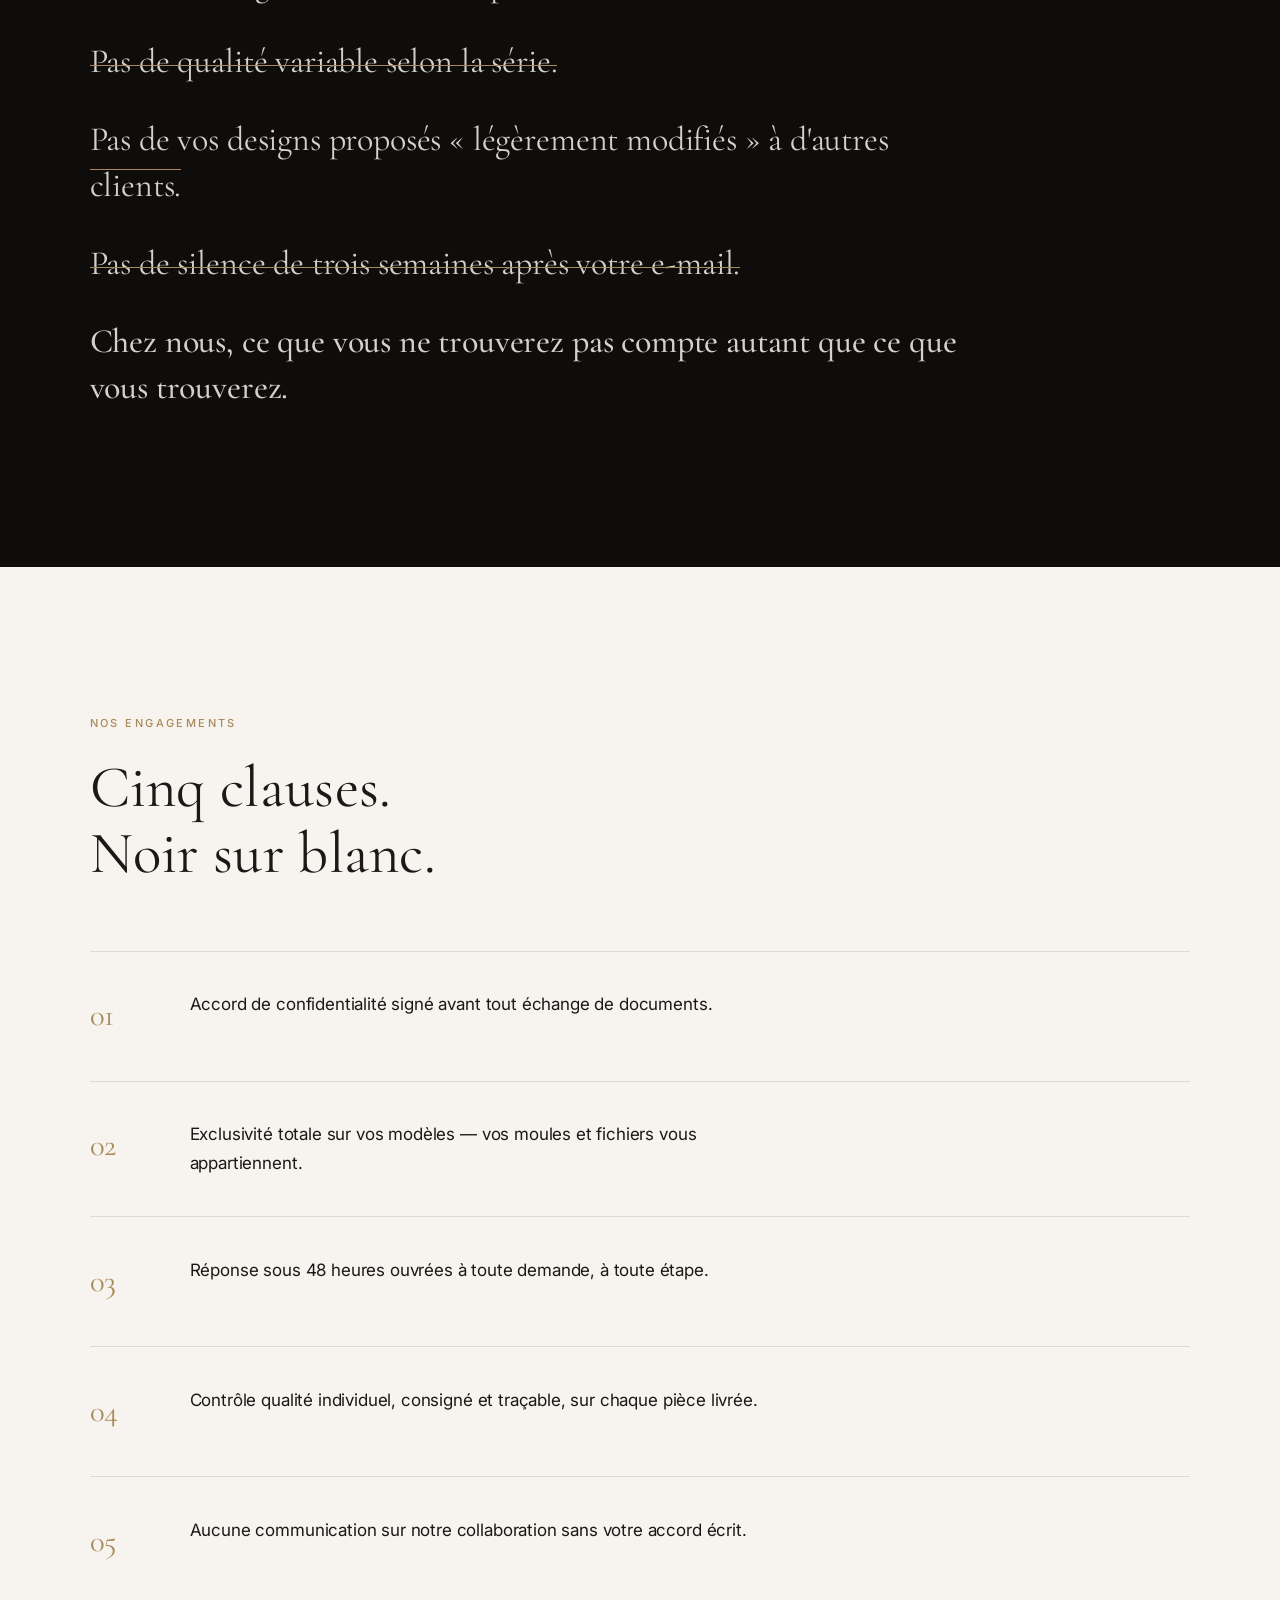
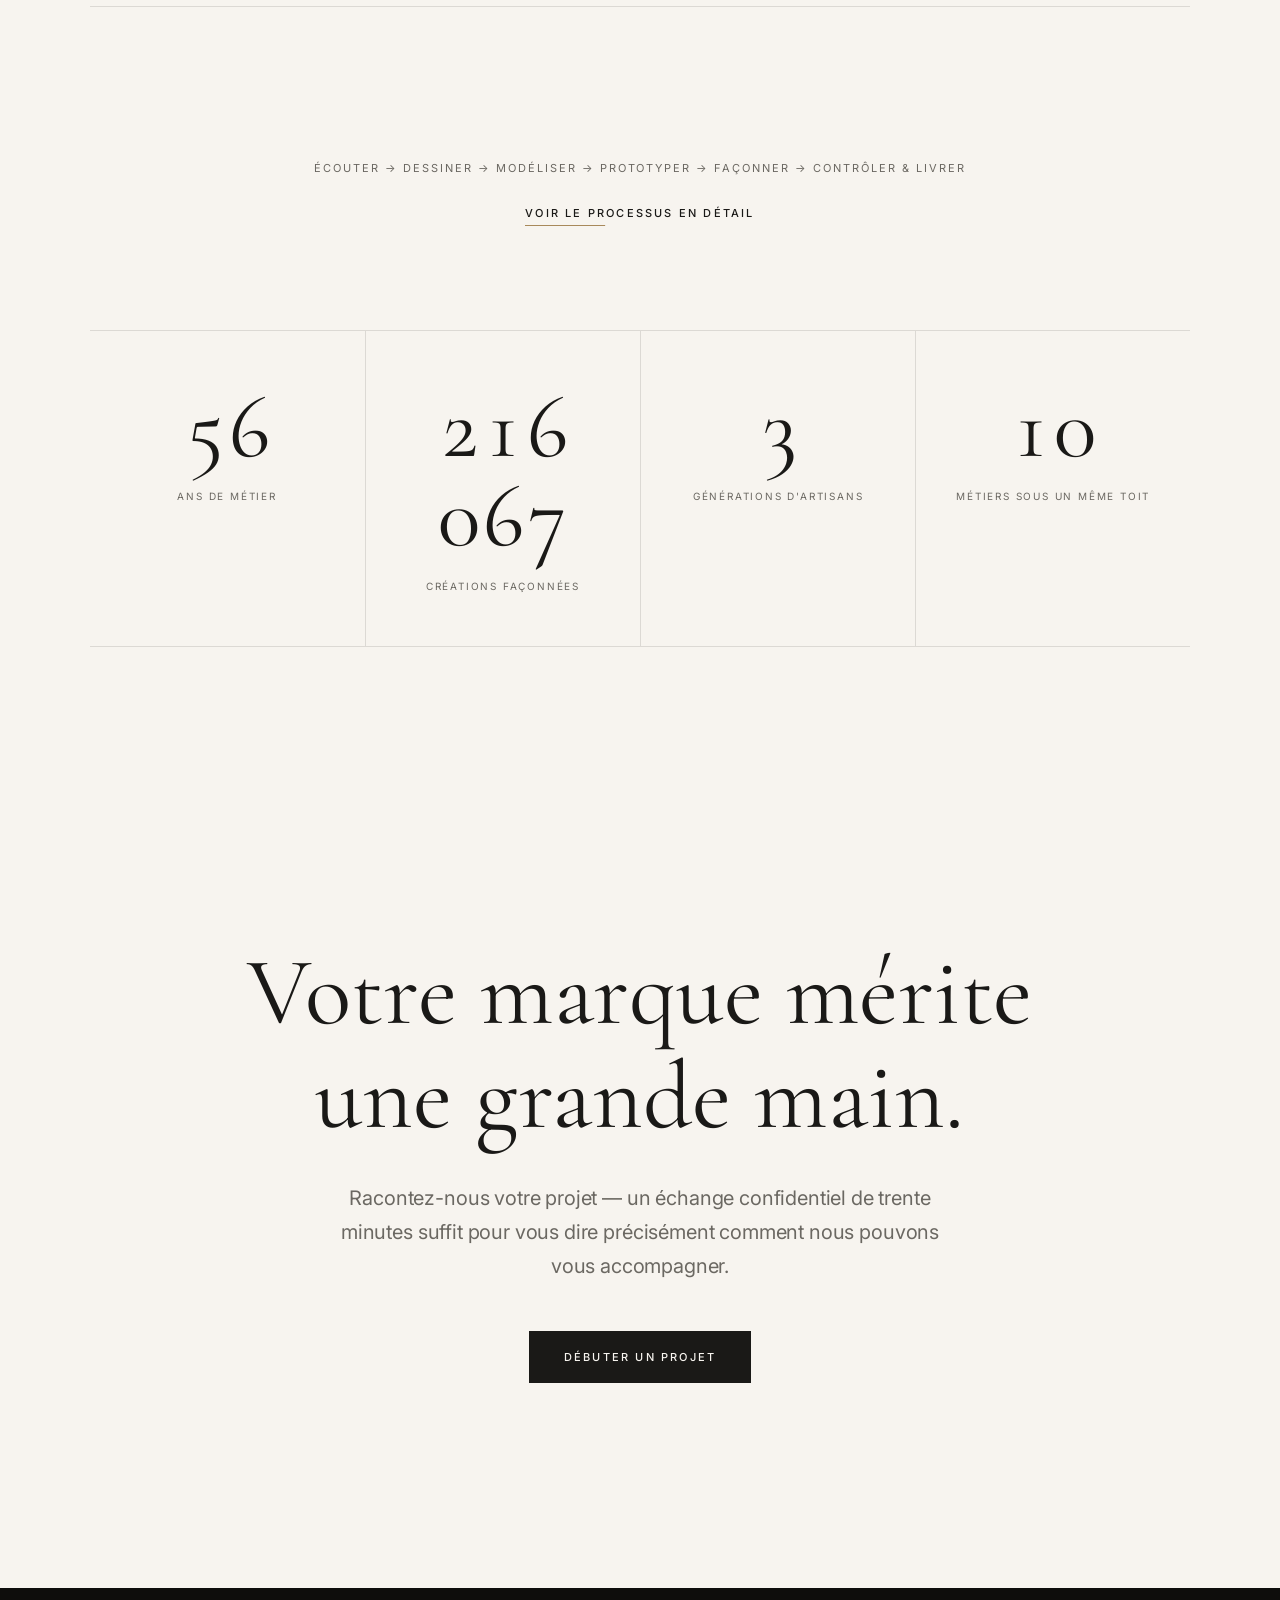
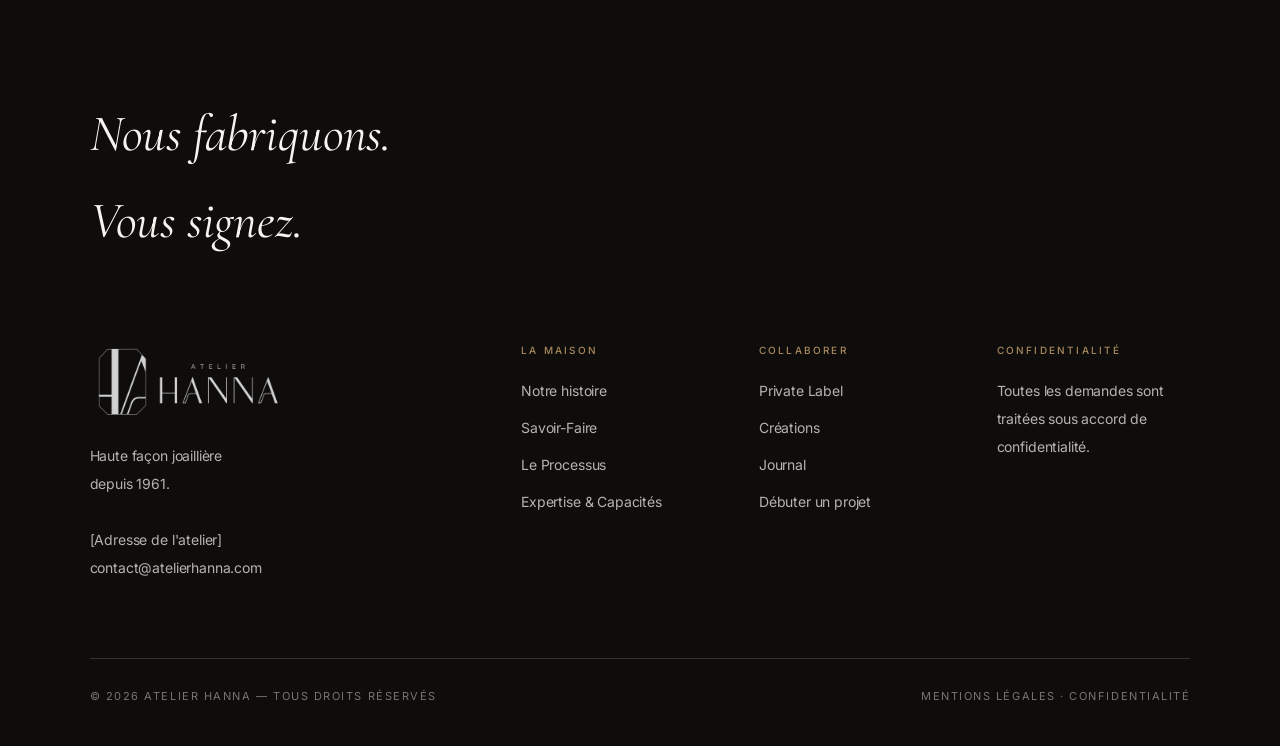
<file: private-label/index.html>
<!DOCTYPE html>
<html lang="fr">
<head>
<meta charset="utf-8">
<meta name="viewport" content="width=device-width,initial-scale=1">
<title>Private Label — Fabrication de joaillerie à votre marque | Atelier Hanna</title>
<meta name="description" content="Private label joaillerie pour maisons établies et marques naissantes : collections entières développées et façonnées à votre nom, sous accord de confidentialité. Exclusivité des modèles garantie.">
<link rel="icon" href="/assets/img/favicon.png" type="image/png">
<link rel="apple-touch-icon" href="/assets/img/apple-touch-icon.png">
<link rel="preconnect" href="https://fonts.googleapis.com">
<link rel="preconnect" href="https://fonts.gstatic.com" crossorigin>
<link rel="stylesheet" href="https://fonts.googleapis.com/css2?family=Cormorant+Garamond:ital,wght@0,300;0,400;0,500;1,400;1,500&family=Inter:wght@400;500;600&display=swap" media="print" onload="this.media='all'">
<noscript><link rel="stylesheet" href="https://fonts.googleapis.com/css2?family=Cormorant+Garamond:ital,wght@0,300;0,400;0,500;1,400;1,500&family=Inter:wght@400;500;600&display=swap"></noscript>
<link rel="stylesheet" href="/assets/css/style.css?v=9">
</head>
<body class="dark-hero">

<header class="site-header" id="siteHeader">
  <nav class="nav" aria-label="Navigation principale">
    <a class="brand" href="/"><img src="/assets/img/logo-hanna.png" alt="Atelier Hanna"></a>
    <ul class="nav-links">
      <li><a href="/maison/">Maison</a></li>
      <li><a href="/savoir-faire/">Savoir-Faire</a></li>
      <li><a href="/processus/">Processus</a></li>
      <li><a href="/private-label/" aria-current="page">Private Label</a></li>
      <li><a href="/expertise/">Expertise</a></li>
      <li><a href="/creations/">Créations</a></li>
      <li><a href="/journal/">Journal</a></li>
    </ul>
    <a class="cta-nav" href="/contact/">Débuter un projet</a>
    <button class="burger" aria-label="Menu" aria-expanded="false"><span></span><span></span><span></span></button>
  </nav>
</header>
<div class="mobile-menu">
  <a href="/maison/">Maison</a><a href="/savoir-faire/">Savoir-Faire</a><a href="/processus/">Processus</a>
  <a href="/private-label/">Private Label</a><a href="/expertise/">Expertise</a><a href="/creations/">Créations</a>
  <a href="/journal/">Journal</a><a class="cta-mobile" href="/contact/">Débuter un projet</a>
</div>

<main>

<!-- HÉRO SOMBRE -->
<section class="hero grain">
  <div class="hero-media">
    <video autoplay muted loop playsinline preload="metadata" poster="/assets/img/fonte-poster.jpg" aria-hidden="true">
      <source src="/assets/video/fonte.mp4" type="video/mp4">
    </video>
  </div>
  <div class="container">
    <p class="eyebrow" data-reveal>Private Label</p>
    <h1 class="d1" data-reveal style="transition-delay:.15s">Nous fabriquons.<br>Vous signez.</h1>
    <p class="lead" data-reveal style="transition-delay:.3s;margin-top:28px">Des collections entières, développées et façonnées à votre marque, en toute confidentialité.</p>
  </div>
  <div class="hero-scroll" aria-hidden="true"></div>
</section>

<!-- DÉFINITION -->
<section class="center">
  <div class="container">
    <p class="d3 d-it" style="max-width:26em;margin-inline:auto;line-height:1.55" data-reveal>Le private label, tel que nous le pratiquons, n'est pas de la sous-traitance. C'est une alliance&nbsp;: vous apportez la marque, la vision, le marché. Nous apportons soixante-cinq ans de main, un atelier intégré et une discrétion absolue. Vos clientes ne connaîtront jamais notre nom. <strong style="font-weight:500">C'est exactement le but.</strong></p>
  </div>
</section>

<!-- POUR QUI -->
<section style="padding-top:0">
  <div class="container">
    <div class="section-head" data-reveal>
      <p class="eyebrow">Pour qui</p>
      <h2 class="d2">Deux moments d'une marque.<br>Un même partenaire.</h2>
    </div>
    <div class="two-col">
      <div data-reveal>
        <h3>Maisons &amp; marques établies</h3>
        <p>Vous cherchez un atelier capable d'absorber vos collections sans diluer votre exigence. Nous produisons à votre standard, documenté pièce par pièce, avec la constance que vos clientes tiennent pour acquise — et des interlocuteurs qui parlent votre langue&nbsp;: celle du produit.</p>
      </div>
      <div data-reveal>
        <h3>Créateurs &amp; marques naissantes</h3>
        <p>Vous lancez votre marque&nbsp;: vous n'avez besoin ni d'un atelier, ni d'un bureau d'études, ni d'un service qualité. Vous avez besoin des trois — sous un même toit, à des quantités de lancement raisonnables, avec un partenaire qui a déjà accompagné ce moment des dizaines de fois.</p>
      </div>
    </div>
  </div>
</section>

<!-- CE QUE VOUS GAGNEZ -->
<section style="padding-top:0">
  <div class="container">
    <div class="section-head" data-reveal>
      <p class="eyebrow">Ce que vous gagnez</p>
      <h2 class="d2">Quatre raisons de ne plus chercher.</h2>
    </div>
    <ol class="prins grid2">
      <li data-reveal><span class="n">01</span><div><h3>Une qualité de grande maison, sans construire d'atelier.</h3><p>Accédez immédiatement à un niveau de façon qui demande des décennies à bâtir.</p></div></li>
      <li data-reveal><span class="n">02</span><div><h3>Un time-to-market maîtrisé.</h3><p>Douze métiers intégrés&nbsp;: pas d'allers-retours entre prestataires, pas de semaines perdues en transit. De l'idée validée au prototype en quelques semaines.</p></div></li>
      <li data-reveal><span class="n">03</span><div><h3>Une flexibilité réelle.</h3><p>Séries de 50 ou de 5&nbsp;000&nbsp;: le même standard, le même interlocuteur, la même traçabilité.</p></div></li>
      <li data-reveal><span class="n">04</span><div><h3>Une marque protégée.</h3><p>Confidentialité contractuelle, exclusivité de vos modèles, aucune réutilisation de vos designs. Jamais.</p></div></li>
    </ol>
  </div>
</section>

<!-- CE QUE VOUS NE TROUVEREZ PAS ICI -->
<section class="band">
  <div class="container">
    <p class="eyebrow" data-reveal>La différence</p>
    <h2 class="d2" data-reveal style="margin-bottom:clamp(40px,5vw,70px)">Ce que vous ne trouverez pas ici.</h2>
    <ul class="notfound-list">
      <li><span class="strike">Pas de catalogue de modèles copiés d'une maison à l'autre.</span></li>
      <li><span class="strike">Pas de qualité variable selon la série.</span></li>
      <li><span class="strike">Pas de vos designs proposés «&nbsp;légèrement modifiés&nbsp;» à d'autres clients.</span></li>
      <li><span class="strike">Pas de silence de trois semaines après votre e-mail.</span></li>
      <li class="keep" data-reveal>Chez nous, ce que vous ne trouverez pas compte autant que ce que vous trouverez.</li>
    </ul>
  </div>
</section>

<!-- ENGAGEMENTS -->
<section>
  <div class="container">
    <div class="section-head" data-reveal>
      <p class="eyebrow">Nos engagements</p>
      <h2 class="d2">Cinq clauses.<br>Noir sur blanc.</h2>
    </div>
    <ol class="prins">
      <li data-reveal><span class="n">01</span><p style="font-size:17px;color:var(--encre)">Accord de confidentialité signé avant tout échange de documents.</p></li>
      <li data-reveal><span class="n">02</span><p style="font-size:17px;color:var(--encre)">Exclusivité totale sur vos modèles — vos moules et fichiers vous appartiennent.</p></li>
      <li data-reveal><span class="n">03</span><p style="font-size:17px;color:var(--encre)">Réponse sous 48&nbsp;heures ouvrées à toute demande, à toute étape.</p></li>
      <li data-reveal><span class="n">04</span><p style="font-size:17px;color:var(--encre)">Contrôle qualité individuel, consigné et traçable, sur chaque pièce livrée.</p></li>
      <li data-reveal><span class="n">05</span><p style="font-size:17px;color:var(--encre)">Aucune communication sur notre collaboration sans votre accord écrit.</p></li>
    </ol>
  </div>
</section>

<!-- PARCOURS -->
<section class="tight" style="padding-top:0">
  <div class="container center">
    <p class="small-caps" data-reveal>Écouter → Dessiner → Modéliser → Prototyper → Façonner → Contrôler &amp; livrer</p>
    <p style="margin-top:20px" data-reveal><a class="link-more" href="/processus/">Voir le processus en détail</a></p>
  </div>
</section>

<!-- CHIFFRES (réassurance au moment de la décision) -->
<section class="tight" style="padding-top:0">
  <div class="container">
    <div class="stats" data-reveal>
      <div><span class="v" data-count="65">0</span><span class="l">ans de métier</span></div>
      <div><span class="v" data-count="250000">0</span><span class="l">créations façonnées</span></div>
      <div><span class="v" data-count="3">0</span><span class="l">générations d'artisans</span></div>
      <div><span class="v" data-count="12">0</span><span class="l">métiers sous un même toit</span></div>
    </div>
  </div>
</section>

<!-- CTA -->
<section class="center" style="padding-block:clamp(120px,16vw,240px)">
  <div class="container">
    <h2 class="d1" data-reveal>Votre marque mérite<br>une grande main.</h2>
    <p class="lead" data-reveal style="margin:32px auto 48px">Racontez-nous votre projet — un échange confidentiel de trente minutes suffit pour vous dire précisément comment nous pouvons vous accompagner.</p>
    <a class="btn solid" href="/contact/" data-reveal>Débuter un projet</a>
  </div>
</section>

</main>

<footer class="site-footer">
  <div class="container">
    <p class="sig d-it">Nous fabriquons.<br>Vous signez.</p>
    <div class="footer-grid">
      <div><span class="brand-footer"><img src="/assets/img/logo-hanna.png" alt="Atelier Hanna"></span><p>Haute façon joaillière<br>depuis 1961.<br><br>[Adresse de l'atelier]<br>contact@atelierhanna.com</p></div>
      <div><h4>La Maison</h4><ul><li><a href="/maison/">Notre histoire</a></li><li><a href="/savoir-faire/">Savoir-Faire</a></li><li><a href="/processus/">Le Processus</a></li><li><a href="/expertise/">Expertise &amp; Capacités</a></li></ul></div>
      <div><h4>Collaborer</h4><ul><li><a href="/private-label/">Private Label</a></li><li><a href="/creations/">Créations</a></li><li><a href="/journal/">Journal</a></li><li><a href="/contact/">Débuter un projet</a></li></ul></div>
      <div><h4>Confidentialité</h4><p>Toutes les demandes sont traitées sous accord de confidentialité.</p></div>
    </div>
    <div class="footer-bottom">
      <span>© <span data-year>2026</span> Atelier Hanna — Tous droits réservés</span>
      <span><a href="/mentions-legales/">Mentions légales</a> · <a href="/confidentialite/">Confidentialité</a></span>
    </div>
  </div>
</footer>

<script src="/assets/js/main.js?v=9" defer></script>
</body>
</html>
</file>
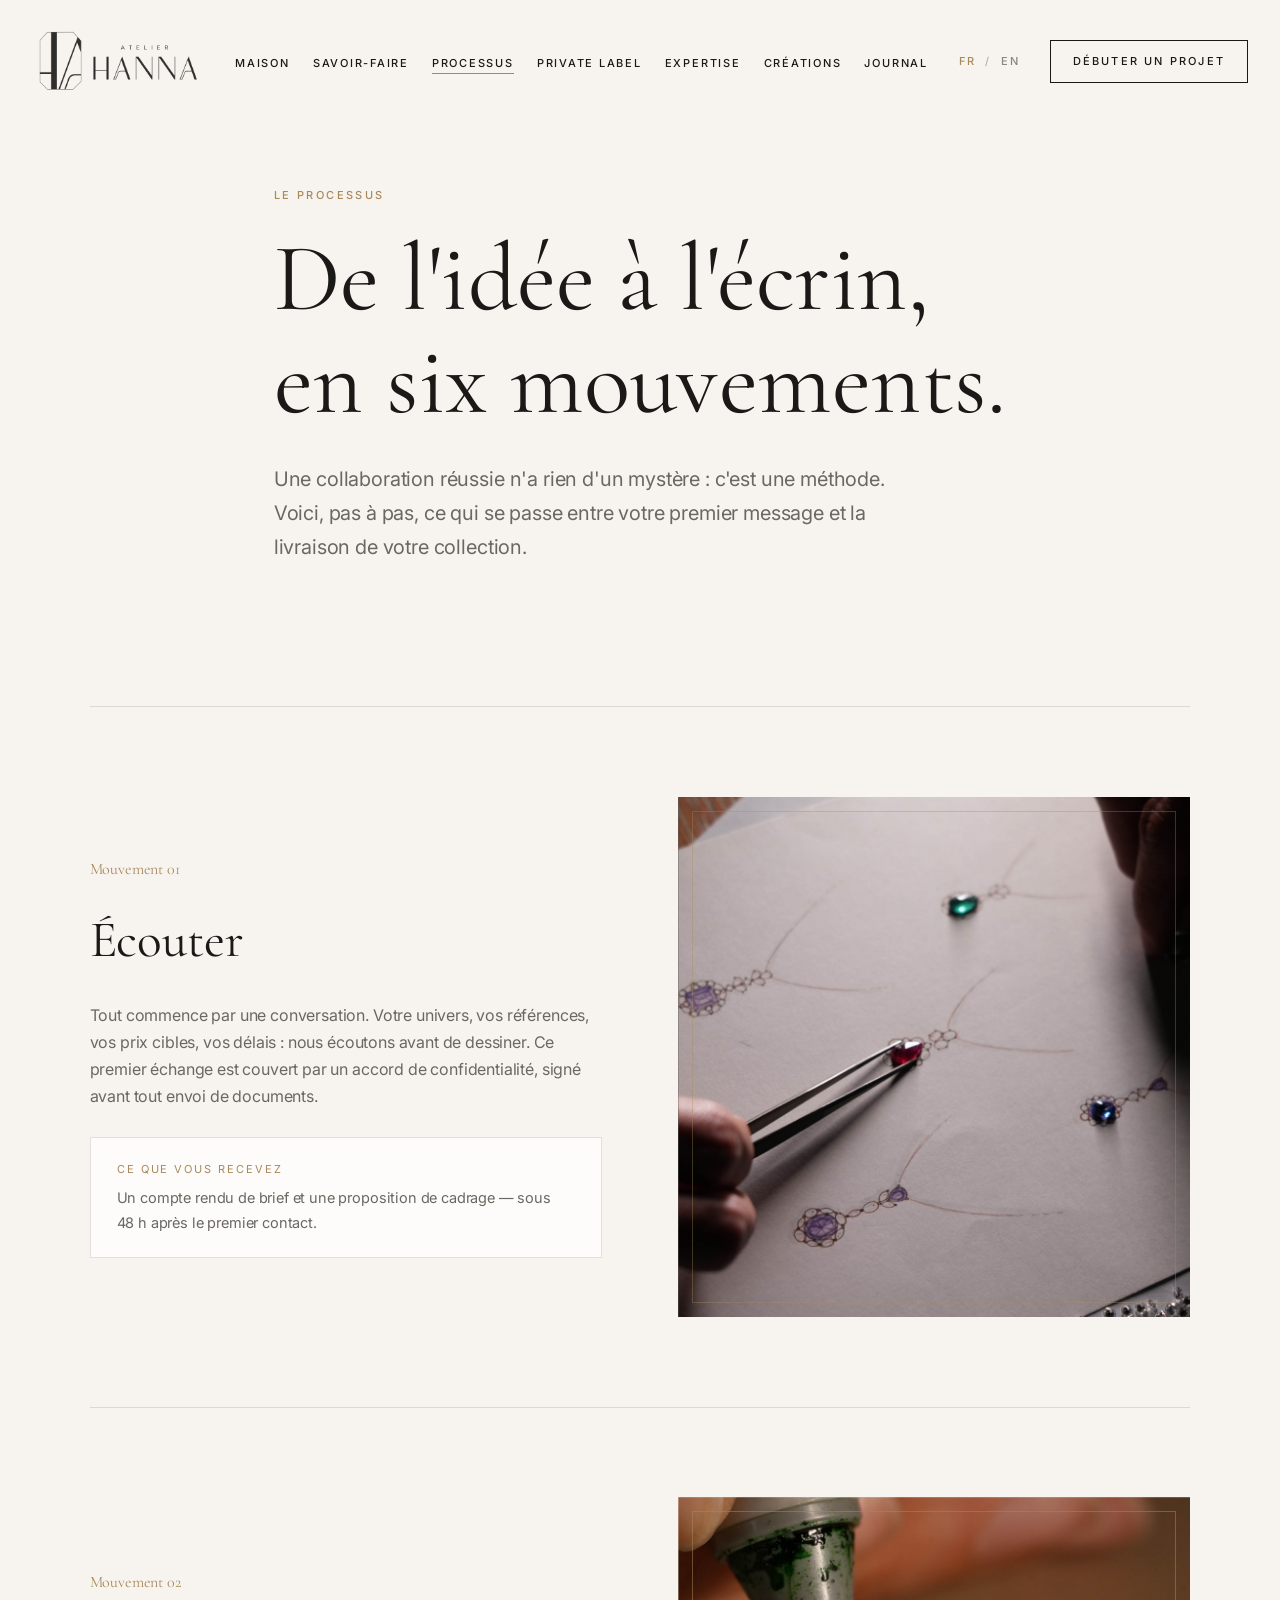
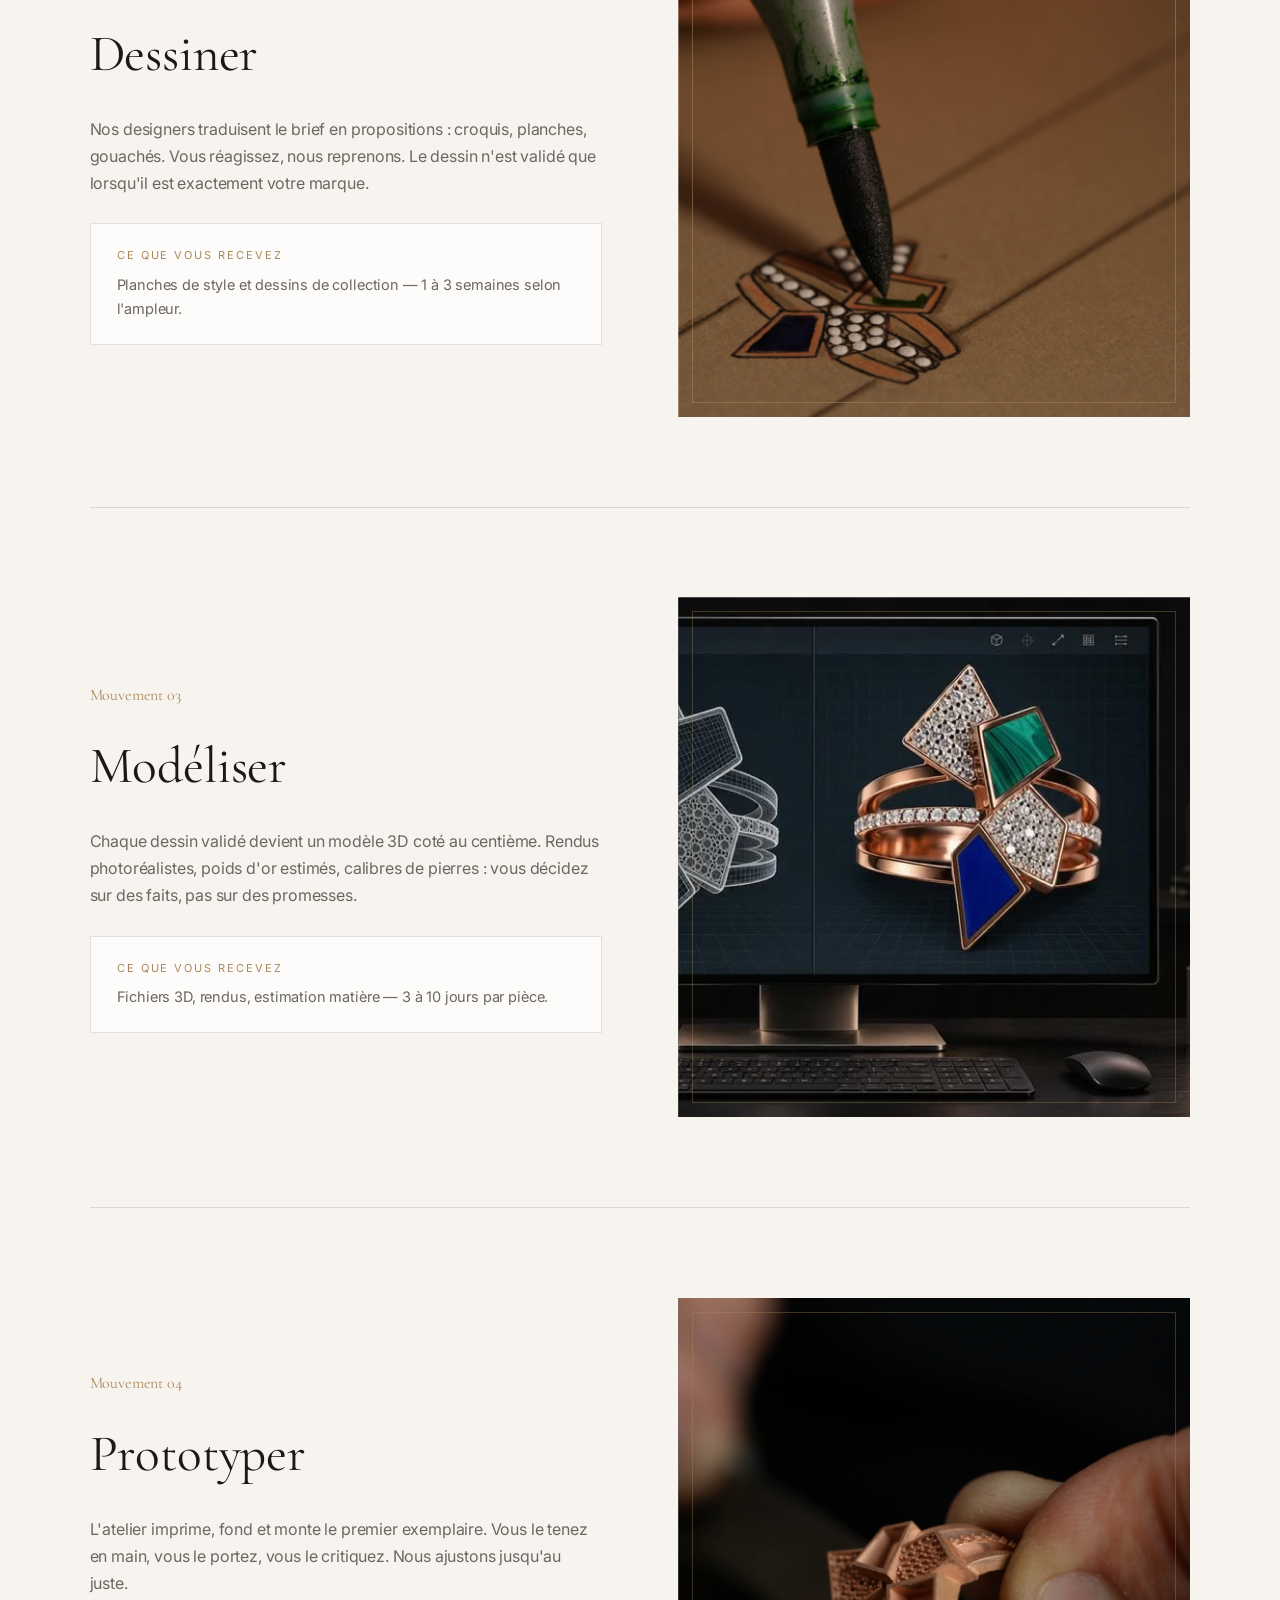
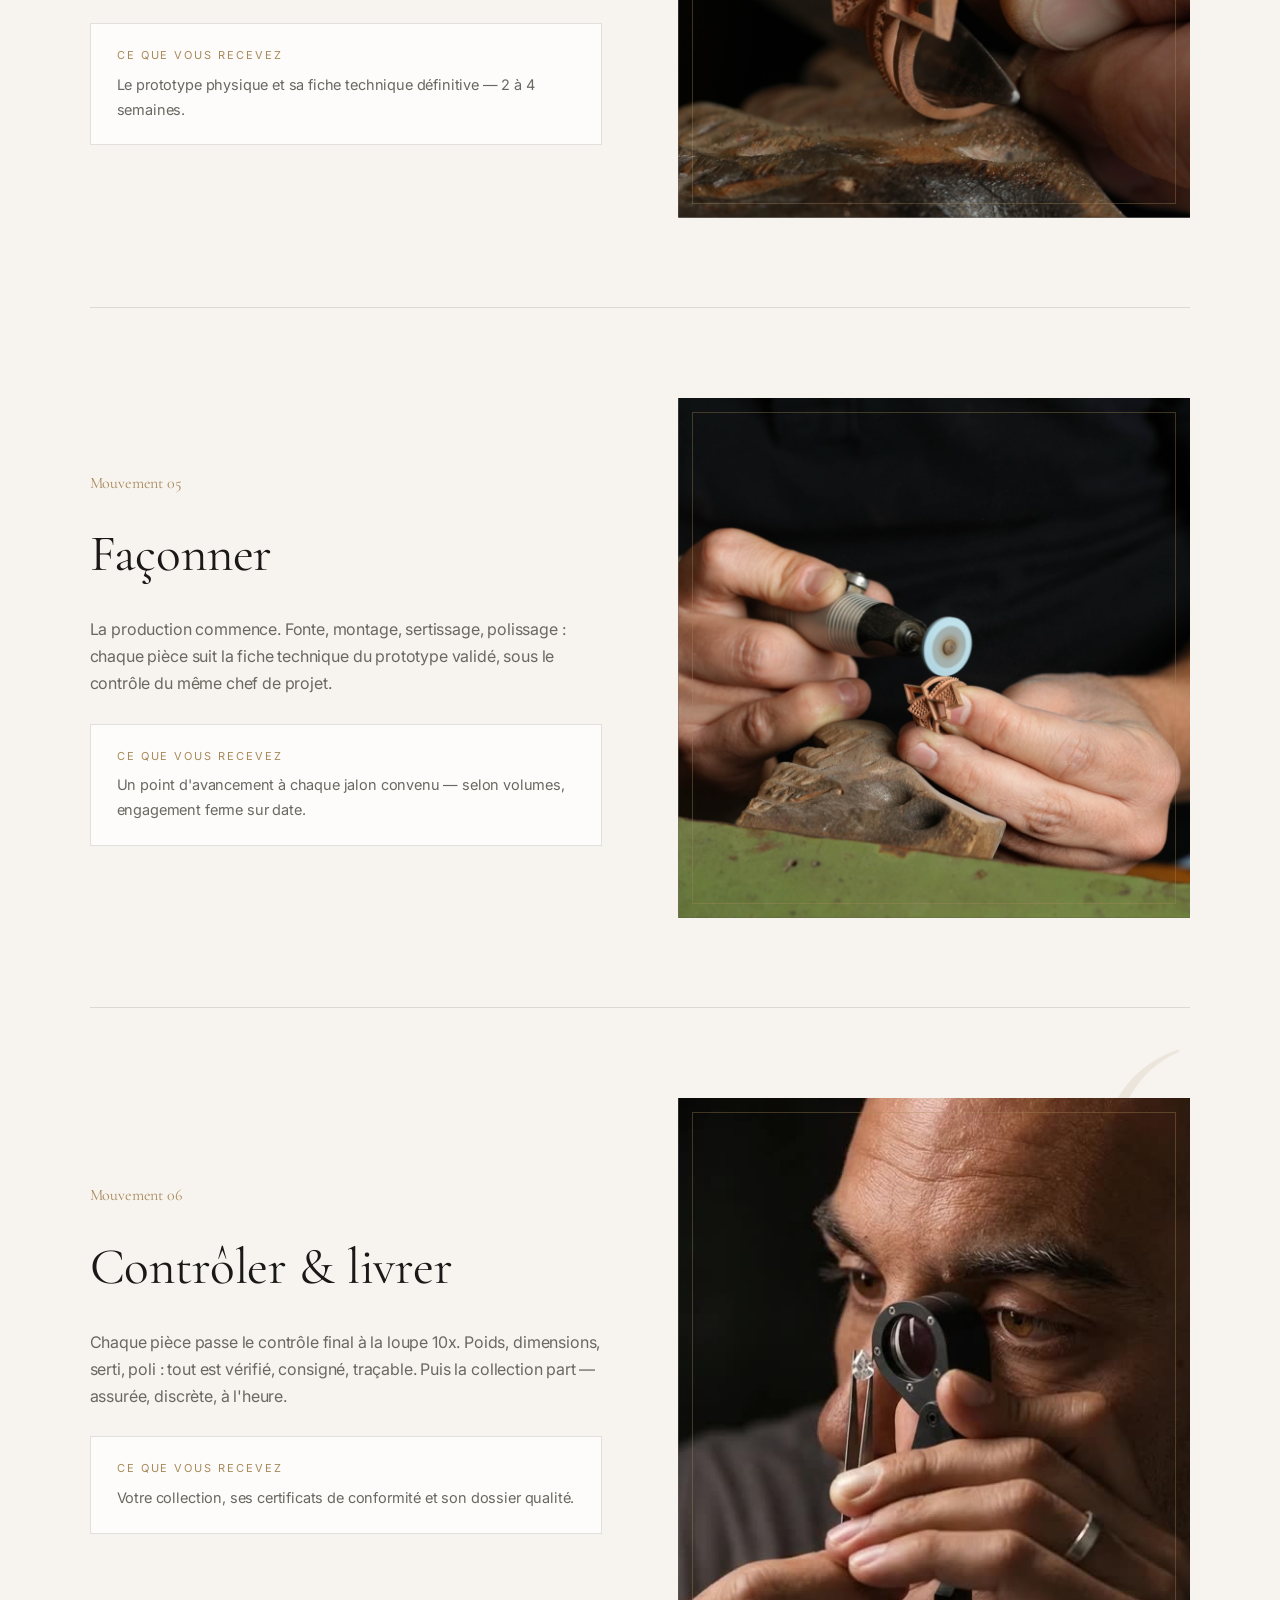
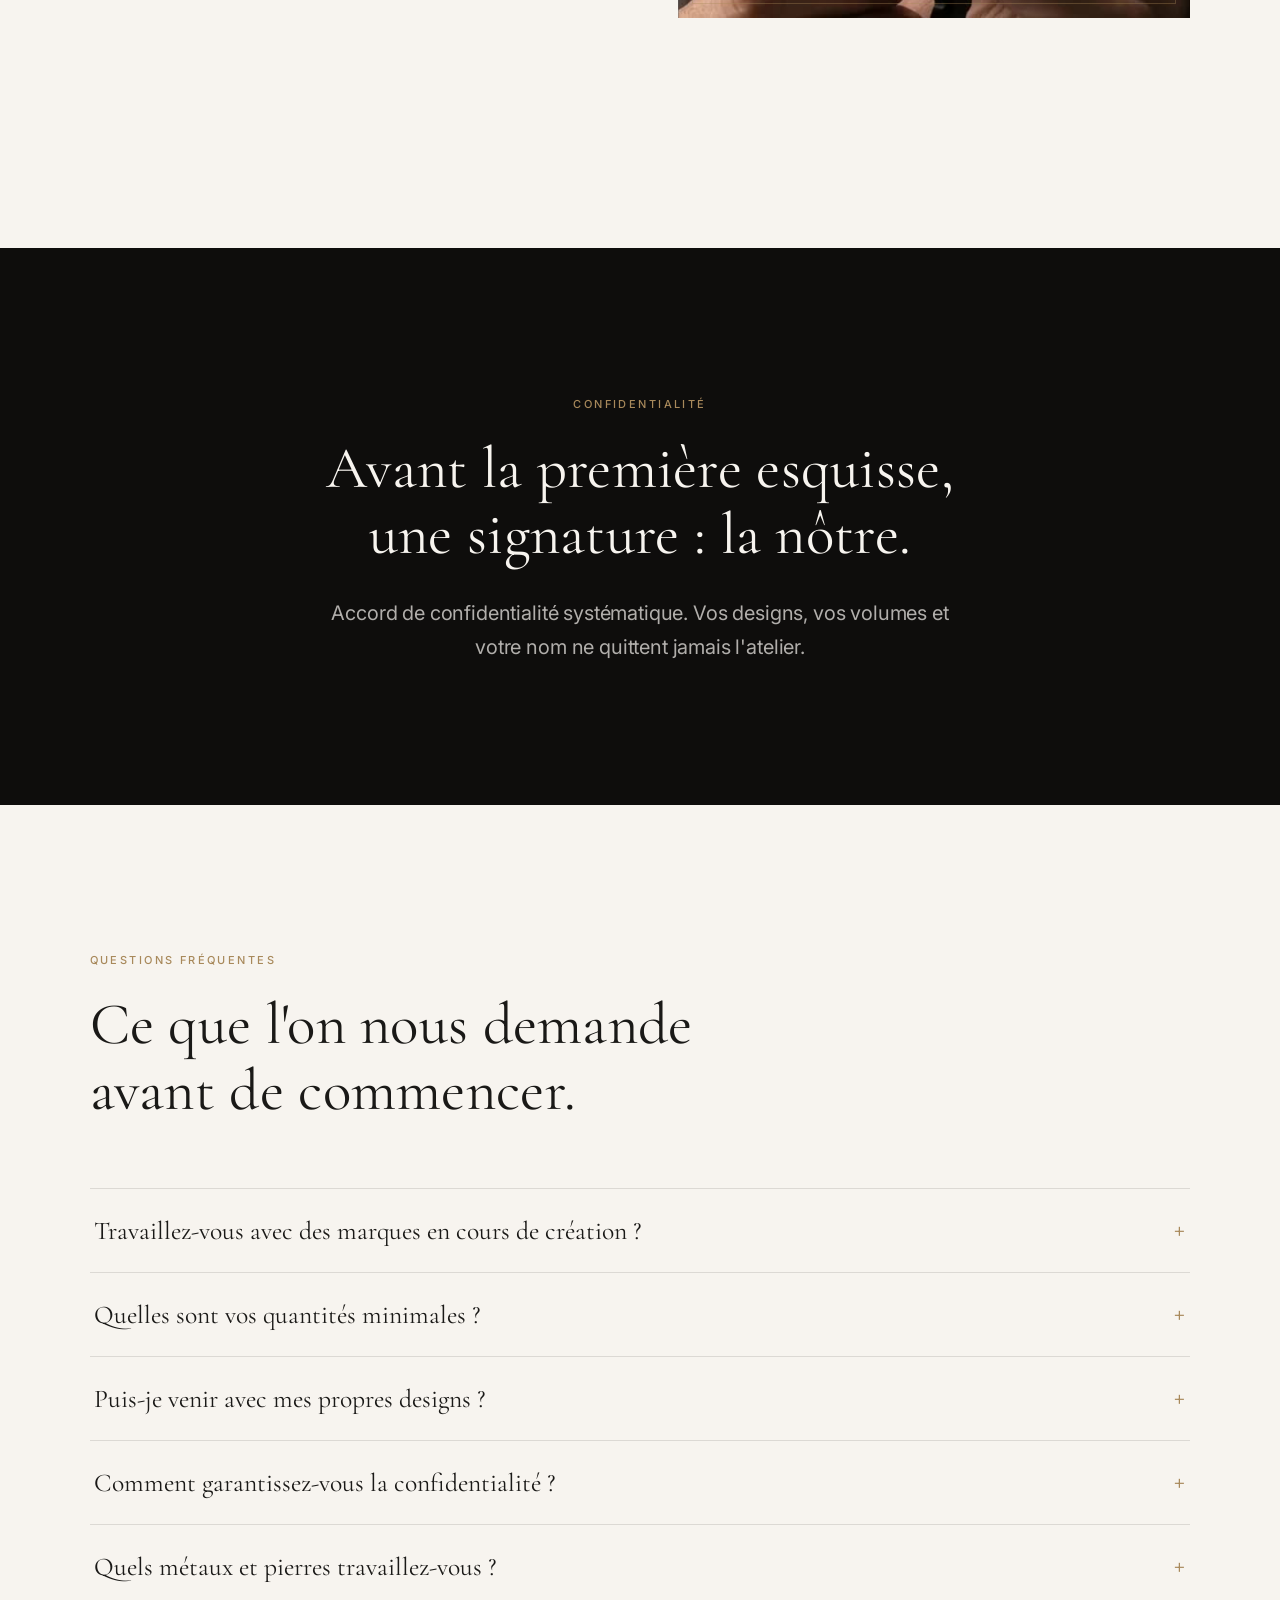
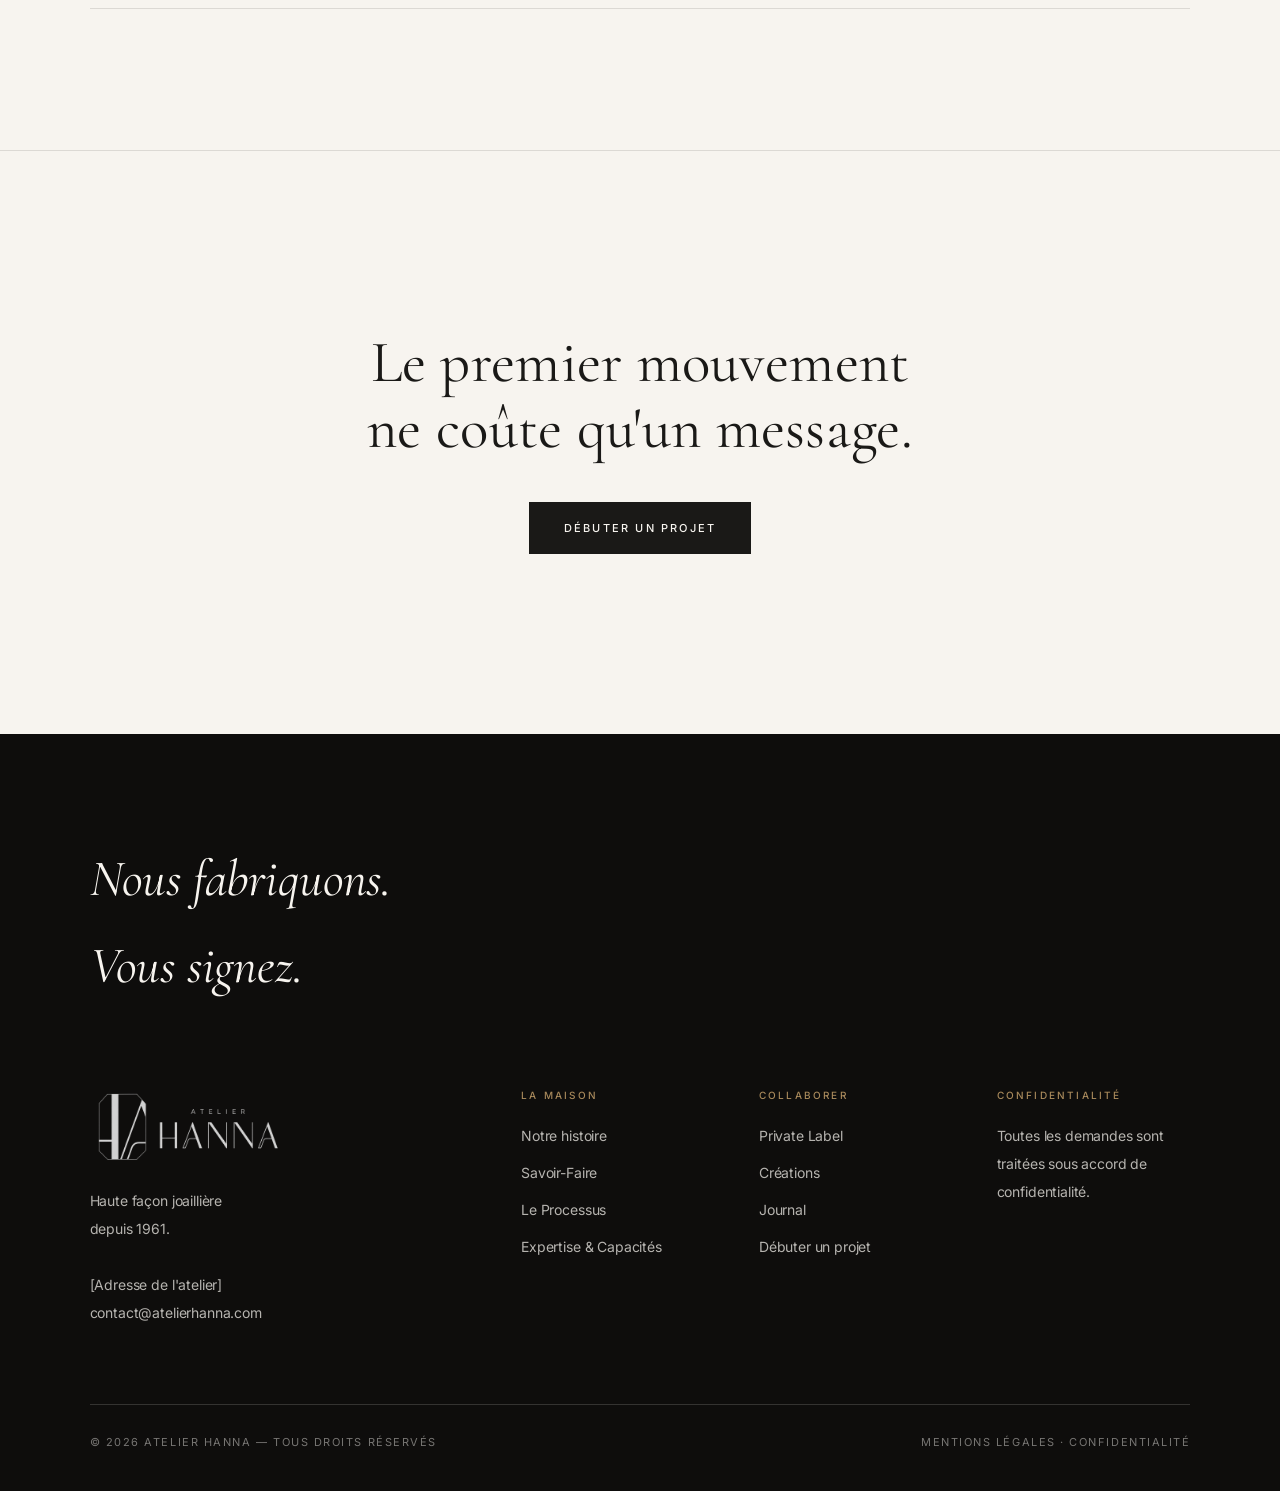
<file: processus/index.html>
<!DOCTYPE html>
<html lang="fr">
<head>
<meta charset="utf-8">
<meta name="viewport" content="width=device-width,initial-scale=1">
<title>Le Processus — De l'idée à l'écrin, en six mouvements | Atelier Hanna</title>
<meta name="description" content="Notre méthode pas à pas : écoute, dessin, modélisation 3D, prototypage, fabrication, contrôle et livraison. Délais, livrables et confidentialité à chaque étape.">
<link rel="icon" href="/assets/img/favicon.png" type="image/png">
<link rel="apple-touch-icon" href="/assets/img/apple-touch-icon.png">
<link rel="preconnect" href="https://fonts.googleapis.com">
<link rel="preconnect" href="https://fonts.gstatic.com" crossorigin>
<link rel="stylesheet" href="https://fonts.googleapis.com/css2?family=Cormorant+Garamond:ital,wght@0,300;0,400;0,500;1,400;1,500&family=Inter:wght@400;500;600&display=swap" media="print" onload="this.media='all'">
<noscript><link rel="stylesheet" href="https://fonts.googleapis.com/css2?family=Cormorant+Garamond:ital,wght@0,300;0,400;0,500;1,400;1,500&family=Inter:wght@400;500;600&display=swap"></noscript>
<link rel="stylesheet" href="/assets/css/style.css?v=9">
<script type="application/ld+json">
{"@context":"https://schema.org","@type":"FAQPage","mainEntity":[
{"@type":"Question","name":"Travaillez-vous avec des marques en cours de création ?","acceptedAnswer":{"@type":"Answer","text":"Oui. Nombre de nos clients ont lancé leur première collection avec nous. Nous accompagnons le projet dès le business plan produit : gammes, prix cibles, quantités raisonnables de lancement."}},
{"@type":"Question","name":"Quelles sont vos quantités minimales ?","acceptedAnswer":{"@type":"Answer","text":"Elles dépendent de la pièce et du métal. Notre force est précisément la flexibilité : petites séries numérotées comme volumes importants."}},
{"@type":"Question","name":"Puis-je venir avec mes propres designs ?","acceptedAnswer":{"@type":"Answer","text":"Bien sûr. Croquis, fichiers 3D, pièce existante à réinterpréter : nous partons de là où vous êtes."}},
{"@type":"Question","name":"Comment garantissez-vous la confidentialité ?","acceptedAnswer":{"@type":"Answer","text":"Accord de confidentialité signé avant tout échange de documents, aucune référence client publiée sans accord écrit, accès restreint aux dossiers dans l'atelier."}},
{"@type":"Question","name":"Quels métaux et pierres travaillez-vous ?","acceptedAnswer":{"@type":"Answer","text":"Or 9/14/18 carats, platine, argent 925, vermeil ; diamants et pierres de couleur, naturels ou de laboratoire, selon votre cahier des charges."}}]}
</script>
</head>
<body>

<header class="site-header" id="siteHeader">
  <nav class="nav" aria-label="Navigation principale">
    <a class="brand" href="/"><img src="/assets/img/logo-hanna.png" alt="Atelier Hanna"></a>
    <ul class="nav-links">
      <li><a href="/maison/">Maison</a></li>
      <li><a href="/savoir-faire/">Savoir-Faire</a></li>
      <li><a href="/processus/" aria-current="page">Processus</a></li>
      <li><a href="/private-label/">Private Label</a></li>
      <li><a href="/expertise/">Expertise</a></li>
      <li><a href="/creations/">Créations</a></li>
      <li><a href="/journal/">Journal</a></li>
    </ul>
    <a class="cta-nav" href="/contact/">Débuter un projet</a>
    <button class="burger" aria-label="Menu" aria-expanded="false"><span></span><span></span><span></span></button>
  </nav>
</header>
<div class="mobile-menu">
  <a href="/maison/">Maison</a><a href="/savoir-faire/">Savoir-Faire</a><a href="/processus/">Processus</a>
  <a href="/private-label/">Private Label</a><a href="/expertise/">Expertise</a><a href="/creations/">Créations</a>
  <a href="/journal/">Journal</a><a class="cta-mobile" href="/contact/">Débuter un projet</a>
</div>

<main>

<section class="hero editorial">
  <div class="container">
    <p class="eyebrow" data-reveal>Le Processus</p>
    <h1 class="d1" data-reveal style="transition-delay:.15s">De l'idée à l'écrin,<br>en six mouvements.</h1>
    <p class="lead" data-reveal style="transition-delay:.3s;margin-top:28px">Une collaboration réussie n'a rien d'un mystère&nbsp;: c'est une méthode. Voici, pas à pas, ce qui se passe entre votre premier message et la livraison de votre collection.</p>
  </div>
</section>

<section style="padding-top:20px">
  <div class="container">

    <div class="mvt">
      <span class="bignum" aria-hidden="true">01</span>
      <div data-reveal>
        <span class="n">Mouvement 01</span>
        <h3>Écouter</h3>
        <p>Tout commence par une conversation. Votre univers, vos références, vos prix cibles, vos délais&nbsp;: nous écoutons avant de dessiner. Ce premier échange est couvert par un accord de confidentialité, signé avant tout envoi de documents.</p>
        <div class="deliverable"><span class="small-caps">Ce que vous recevez</span><p>Un compte rendu de brief et une proposition de cadrage — sous 48&nbsp;h après le premier contact.</p></div>
      </div>
      <div data-reveal="clip"><div class="ph t-velours tall"><img class="real" src="/assets/img/etabli-outils.jpg" alt="Pierres présentées sur les dessins de colliers" loading="lazy"></div></div>
    </div>

    <div class="mvt">
      <span class="bignum" aria-hidden="true">02</span>
      <div data-reveal>
        <span class="n">Mouvement 02</span>
        <h3>Dessiner</h3>
        <p>Nos designers traduisent le brief en propositions&nbsp;: croquis, planches, gouachés. Vous réagissez, nous reprenons. Le dessin n'est validé que lorsqu'il est exactement votre marque.</p>
        <div class="deliverable"><span class="small-caps">Ce que vous recevez</span><p>Planches de style et dessins de collection — 1 à 3 semaines selon l'ampleur.</p></div>
      </div>
      <div data-reveal="clip"><div class="ph t-papier tall"><img class="real" src="/assets/img/dessin-encrage.jpg" alt="Dessin de bijou en cours d'encrage" loading="lazy"></div></div>
    </div>

    <div class="mvt">
      <span class="bignum" aria-hidden="true">03</span>
      <div data-reveal>
        <span class="n">Mouvement 03</span>
        <h3>Modéliser</h3>
        <p>Chaque dessin validé devient un modèle 3D coté au centième. Rendus photoréalistes, poids d'or estimés, calibres de pierres&nbsp;: vous décidez sur des faits, pas sur des promesses.</p>
        <div class="deliverable"><span class="small-caps">Ce que vous recevez</span><p>Fichiers 3D, rendus, estimation matière — 3 à 10 jours par pièce.</p></div>
      </div>
      <div data-reveal="clip"><div class="ph t-cire tall"><video class="real" data-lazy muted loop playsinline preload="none" style="object-position:80% 50%" poster="/assets/img/gestes/geste-05-modelisation-3d.jpg" aria-label="Bague modélisée en 3D à l'écran, en filaire et en rendu"><source data-src="/assets/video/gestes/geste-05-modelisation-3d.mp4" type="video/mp4"></video></div></div>
    </div>

    <div class="mvt">
      <span class="bignum" aria-hidden="true">04</span>
      <div data-reveal>
        <span class="n">Mouvement 04</span>
        <h3>Prototyper</h3>
        <p>L'atelier imprime, fond et monte le premier exemplaire. Vous le tenez en main, vous le portez, vous le critiquez. Nous ajustons jusqu'au juste.</p>
        <div class="deliverable"><span class="small-caps">Ce que vous recevez</span><p>Le prototype physique et sa fiche technique définitive — 2 à 4 semaines.</p></div>
      </div>
      <div data-reveal="clip"><div class="ph t-cire tall"><img class="real" src="/assets/img/bague-doigts.jpg" alt="Prototype de bague entre les doigts" loading="lazy"></div></div>
    </div>

    <div class="mvt">
      <span class="bignum" aria-hidden="true">05</span>
      <div data-reveal>
        <span class="n">Mouvement 05</span>
        <h3>Façonner</h3>
        <p>La production commence. Fonte, montage, sertissage, polissage&nbsp;: chaque pièce suit la fiche technique du prototype validé, sous le contrôle du même chef de projet.</p>
        <div class="deliverable"><span class="small-caps">Ce que vous recevez</span><p>Un point d'avancement à chaque jalon convenu — selon volumes, engagement ferme sur date.</p></div>
      </div>
      <div data-reveal="clip"><div class="ph t-or tall"><img class="real" src="/assets/img/polissage-rotatif.jpg" alt="Polissage d'une pièce à l'outil rotatif" loading="lazy"></div></div>
    </div>

    <div class="mvt">
      <span class="bignum" aria-hidden="true">06</span>
      <div data-reveal>
        <span class="n">Mouvement 06</span>
        <h3>Contrôler &amp; livrer</h3>
        <p>Chaque pièce passe le contrôle final à la loupe 10x. Poids, dimensions, serti, poli&nbsp;: tout est vérifié, consigné, traçable. Puis la collection part — assurée, discrète, à l'heure.</p>
        <div class="deliverable"><span class="small-caps">Ce que vous recevez</span><p>Votre collection, ses certificats de conformité et son dossier qualité.</p></div>
      </div>
      <div data-reveal="clip"><div class="ph t-velours tall"><video class="real" data-lazy muted loop playsinline preload="none" poster="/assets/img/gestes/geste-11-controle-qualite.jpg" aria-label="Contrôle d'un diamant à la loupe"><source data-src="/assets/video/gestes/geste-11-controle-qualite.mp4" type="video/mp4"></video></div></div>
    </div>

  </div>
</section>

<!-- BANDEAU CONFIDENTIALITÉ -->
<section class="band center">
  <div class="container">
    <p class="eyebrow" data-reveal>Confidentialité</p>
    <h2 class="d2" data-reveal>Avant la première esquisse,<br>une signature&nbsp;: la nôtre.</h2>
    <p class="lead" data-reveal style="margin:28px auto 0">Accord de confidentialité systématique. Vos designs, vos volumes et votre nom ne quittent jamais l'atelier.</p>
  </div>
</section>

<!-- FAQ -->
<section>
  <div class="container">
    <div class="section-head" data-reveal>
      <p class="eyebrow">Questions fréquentes</p>
      <h2 class="d2">Ce que l'on nous demande<br>avant de commencer.</h2>
    </div>
    <div class="acc" data-reveal>
      <div class="acc-item">
        <button aria-expanded="false">Travaillez-vous avec des marques en cours de création&nbsp;?<span class="plus">+</span></button>
        <div class="acc-body"><p>Oui. Nombre de nos clients ont lancé leur première collection avec nous. Nous accompagnons le projet dès le business plan produit&nbsp;: gammes, prix cibles, quantités raisonnables de lancement.</p></div>
      </div>
      <div class="acc-item">
        <button aria-expanded="false">Quelles sont vos quantités minimales&nbsp;?<span class="plus">+</span></button>
        <div class="acc-body"><p>Elles dépendent de la pièce et du métal. Notre force est précisément la flexibilité&nbsp;: petites séries numérotées comme volumes importants. Parlons de votre projet, nous vous répondrons précisément.</p></div>
      </div>
      <div class="acc-item">
        <button aria-expanded="false">Puis-je venir avec mes propres designs&nbsp;?<span class="plus">+</span></button>
        <div class="acc-body"><p>Bien sûr. Croquis, fichiers 3D, pièce existante à réinterpréter&nbsp;: nous partons de là où vous êtes.</p></div>
      </div>
      <div class="acc-item">
        <button aria-expanded="false">Comment garantissez-vous la confidentialité&nbsp;?<span class="plus">+</span></button>
        <div class="acc-body"><p>Accord de confidentialité signé avant tout échange de documents, aucune référence client publiée sans accord écrit, accès restreint aux dossiers dans l'atelier.</p></div>
      </div>
      <div class="acc-item">
        <button aria-expanded="false">Quels métaux et pierres travaillez-vous&nbsp;?<span class="plus">+</span></button>
        <div class="acc-body"><p>Or 9/14/18 carats dans toutes ses couleurs, platine, argent 925, vermeil&nbsp;; diamants et pierres de couleur, naturels ou de laboratoire, selon votre cahier des charges et vos exigences d'approvisionnement responsable.</p></div>
      </div>
    </div>
  </div>
</section>

<!-- CTA -->
<section class="center" style="padding-block:clamp(110px,14vw,200px);border-top:1px solid var(--hair)">
  <div class="container">
    <h2 class="d2" data-reveal>Le premier mouvement<br>ne coûte qu'un message.</h2>
    <p style="margin:40px 0 0" data-reveal><a class="btn solid" href="/contact/">Débuter un projet</a></p>
  </div>
</section>

</main>

<footer class="site-footer">
  <div class="container">
    <p class="sig d-it">Nous fabriquons.<br>Vous signez.</p>
    <div class="footer-grid">
      <div><span class="brand-footer"><img src="/assets/img/logo-hanna.png" alt="Atelier Hanna"></span><p>Haute façon joaillière<br>depuis 1961.<br><br>[Adresse de l'atelier]<br>contact@atelierhanna.com</p></div>
      <div><h4>La Maison</h4><ul><li><a href="/maison/">Notre histoire</a></li><li><a href="/savoir-faire/">Savoir-Faire</a></li><li><a href="/processus/">Le Processus</a></li><li><a href="/expertise/">Expertise &amp; Capacités</a></li></ul></div>
      <div><h4>Collaborer</h4><ul><li><a href="/private-label/">Private Label</a></li><li><a href="/creations/">Créations</a></li><li><a href="/journal/">Journal</a></li><li><a href="/contact/">Débuter un projet</a></li></ul></div>
      <div><h4>Confidentialité</h4><p>Toutes les demandes sont traitées sous accord de confidentialité.</p></div>
    </div>
    <div class="footer-bottom">
      <span>© <span data-year>2026</span> Atelier Hanna — Tous droits réservés</span>
      <span><a href="/mentions-legales/">Mentions légales</a> · <a href="/confidentialite/">Confidentialité</a></span>
    </div>
  </div>
</footer>

<script src="/assets/js/main.js?v=9" defer></script>
</body>
</html>
</file>
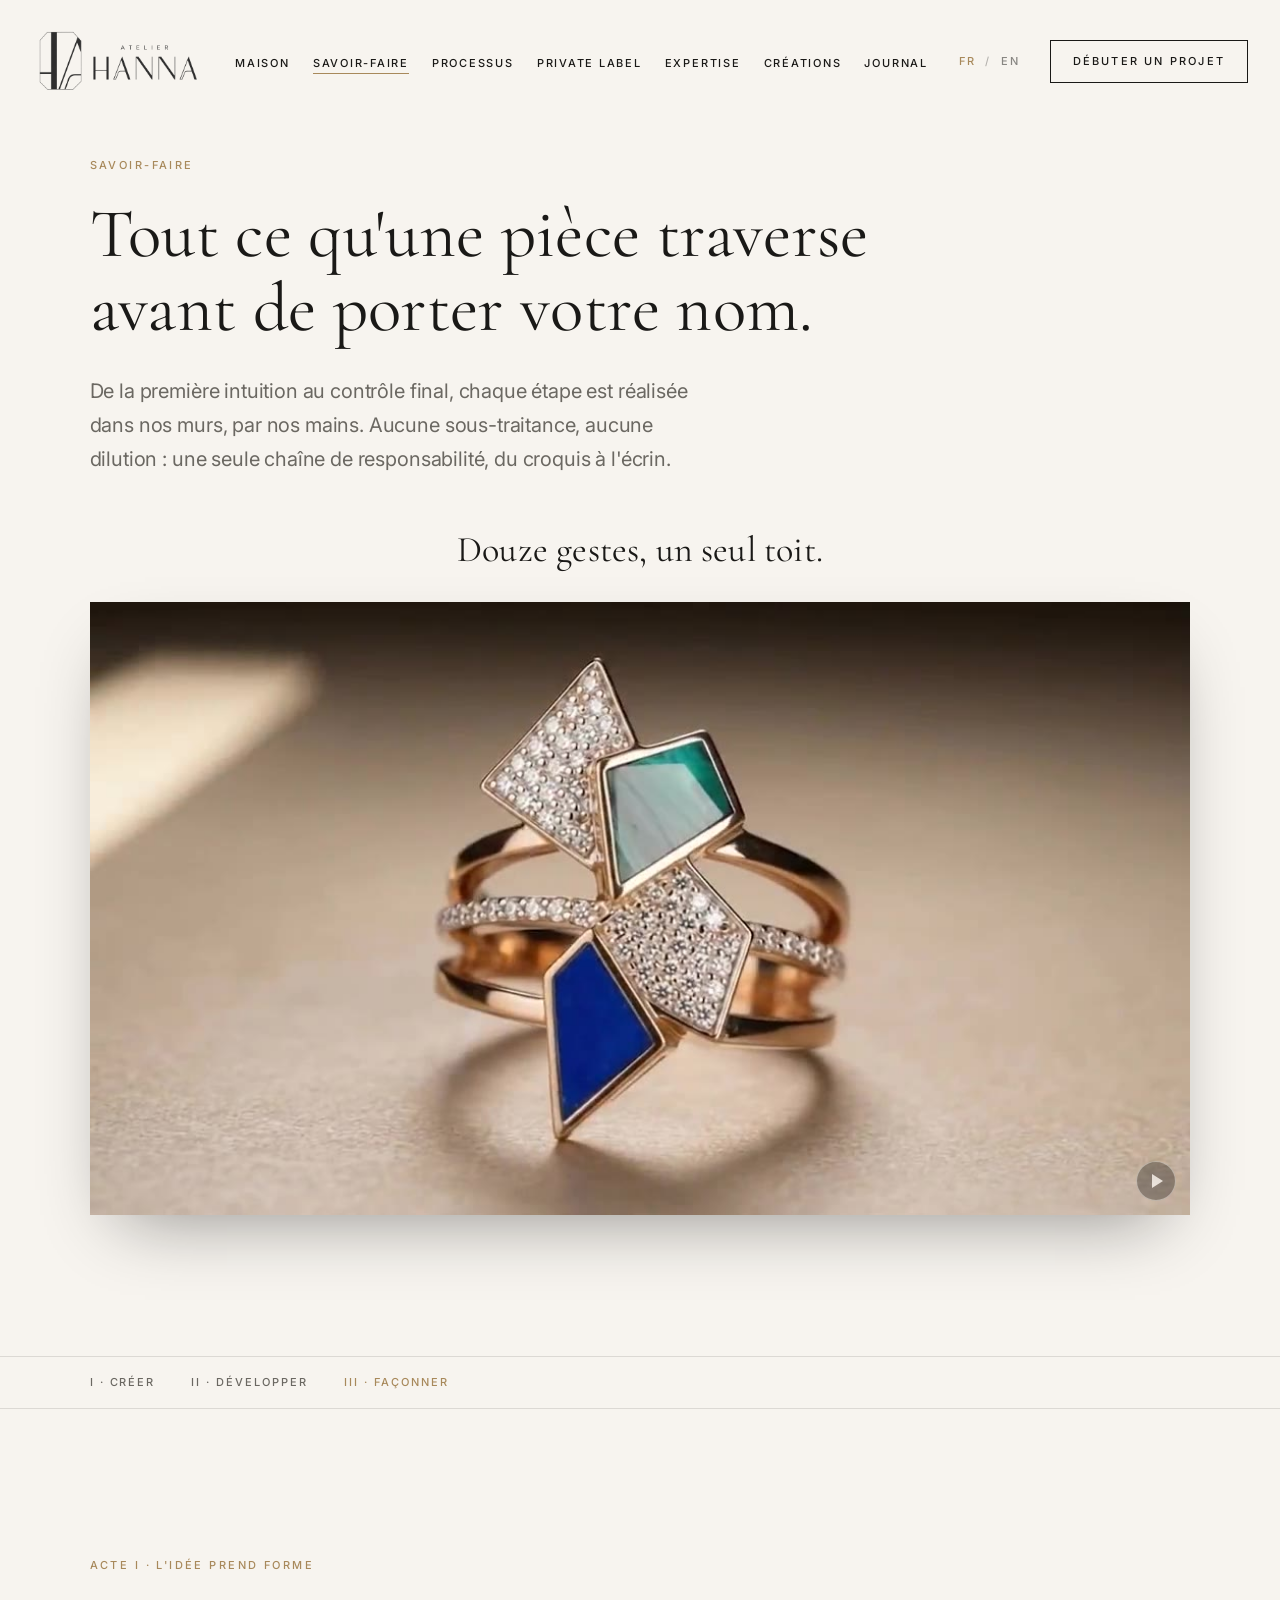
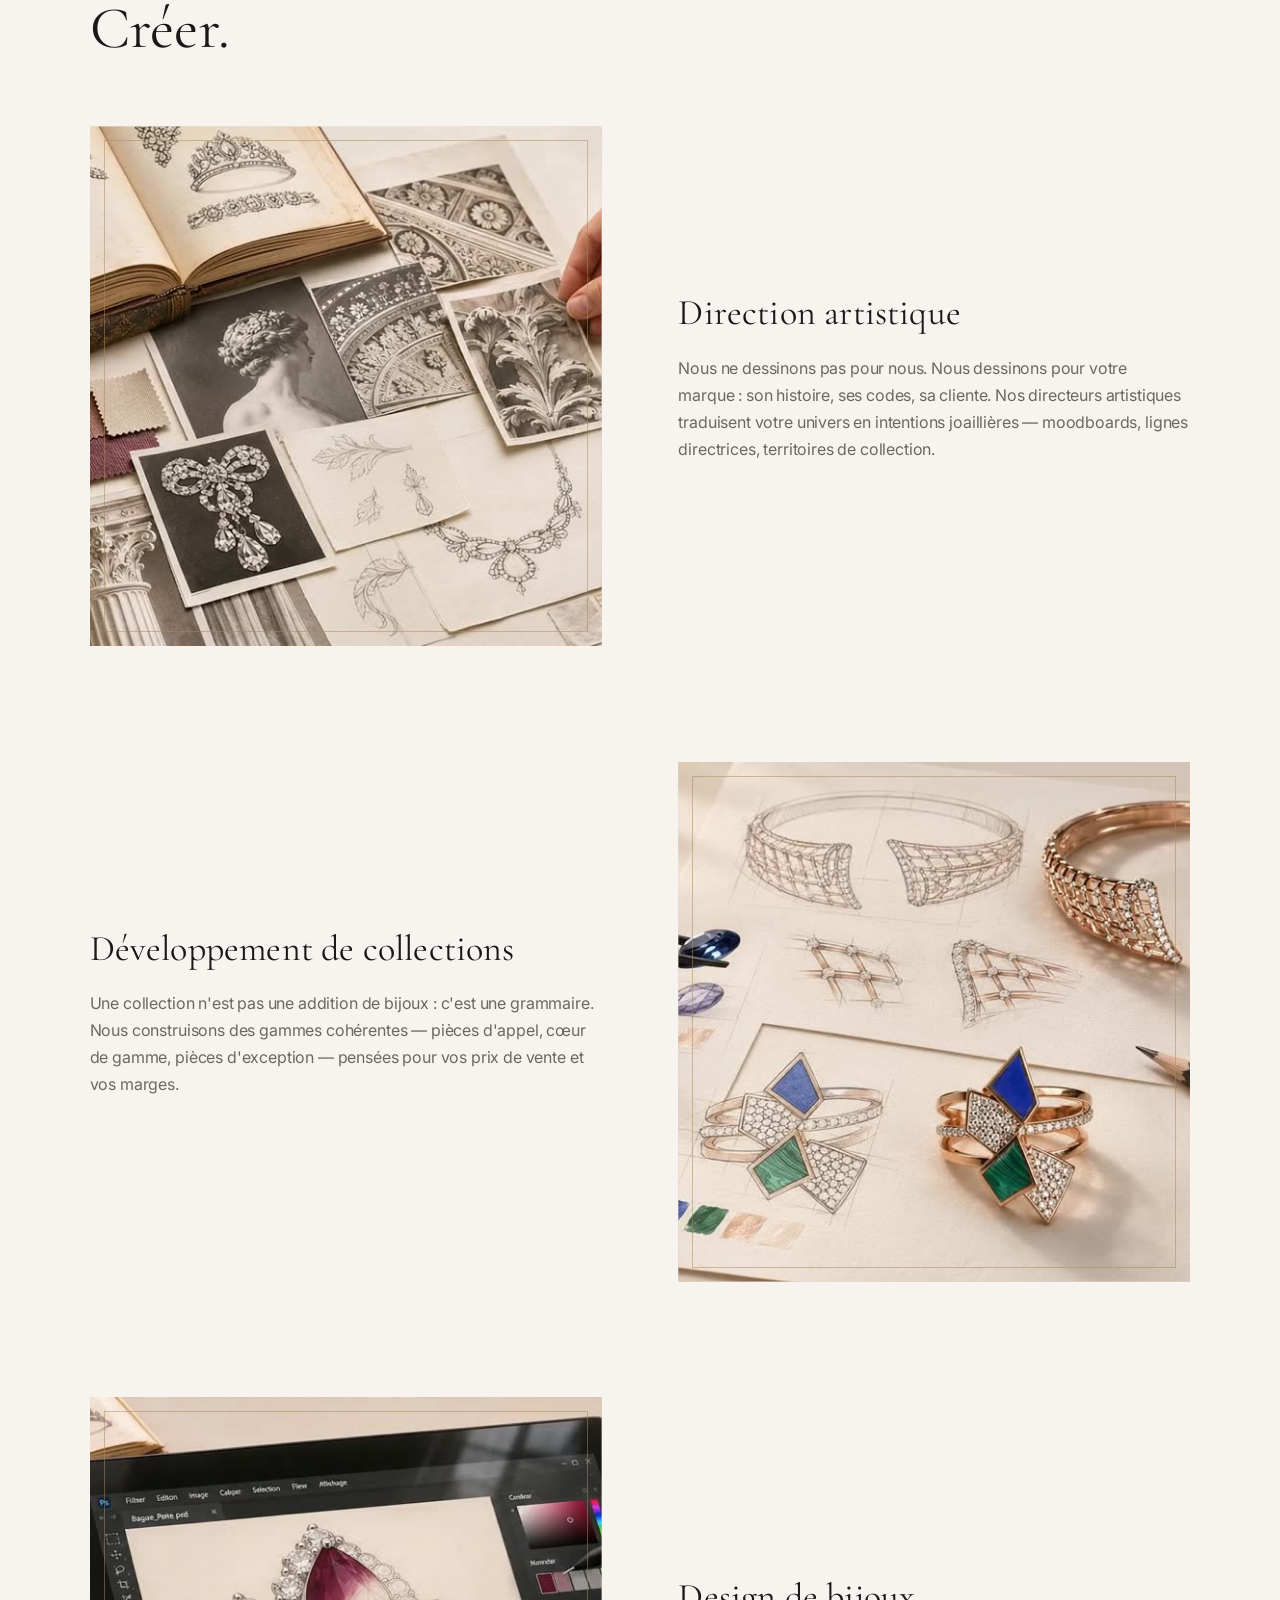
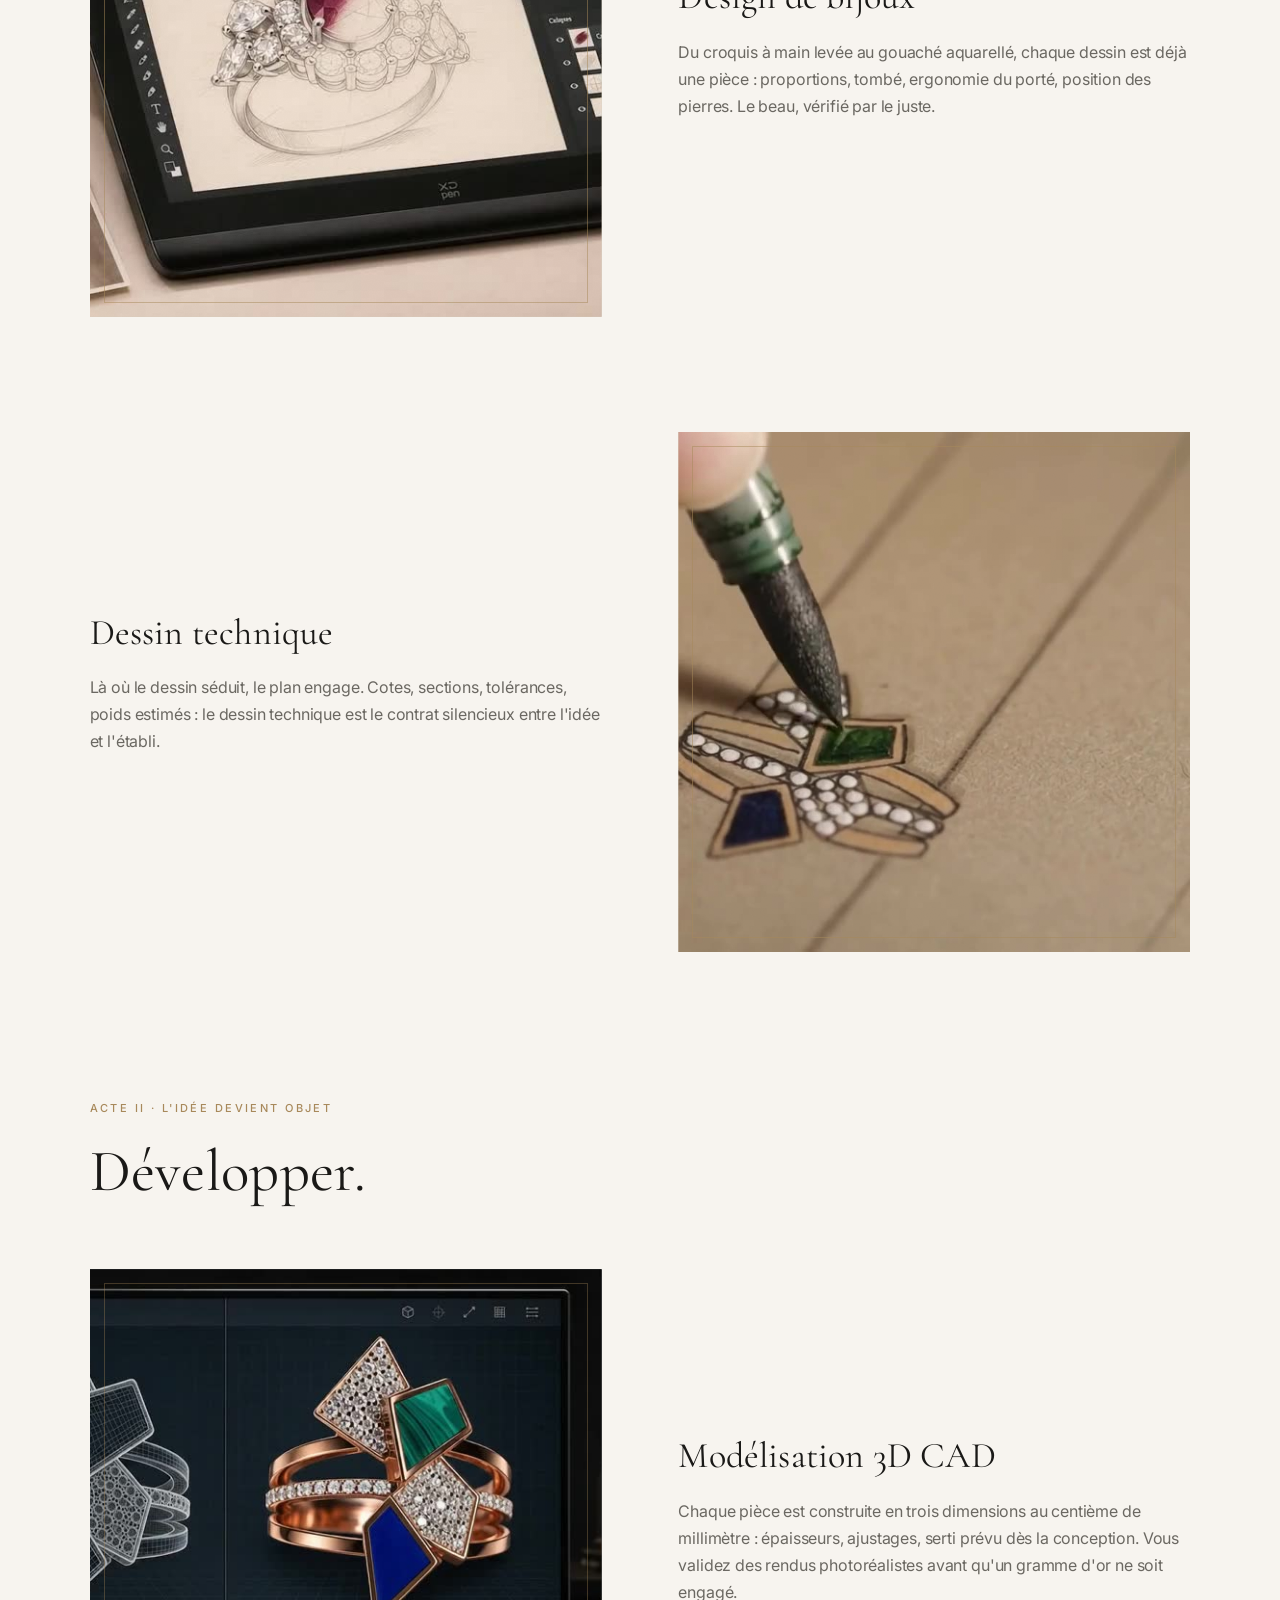
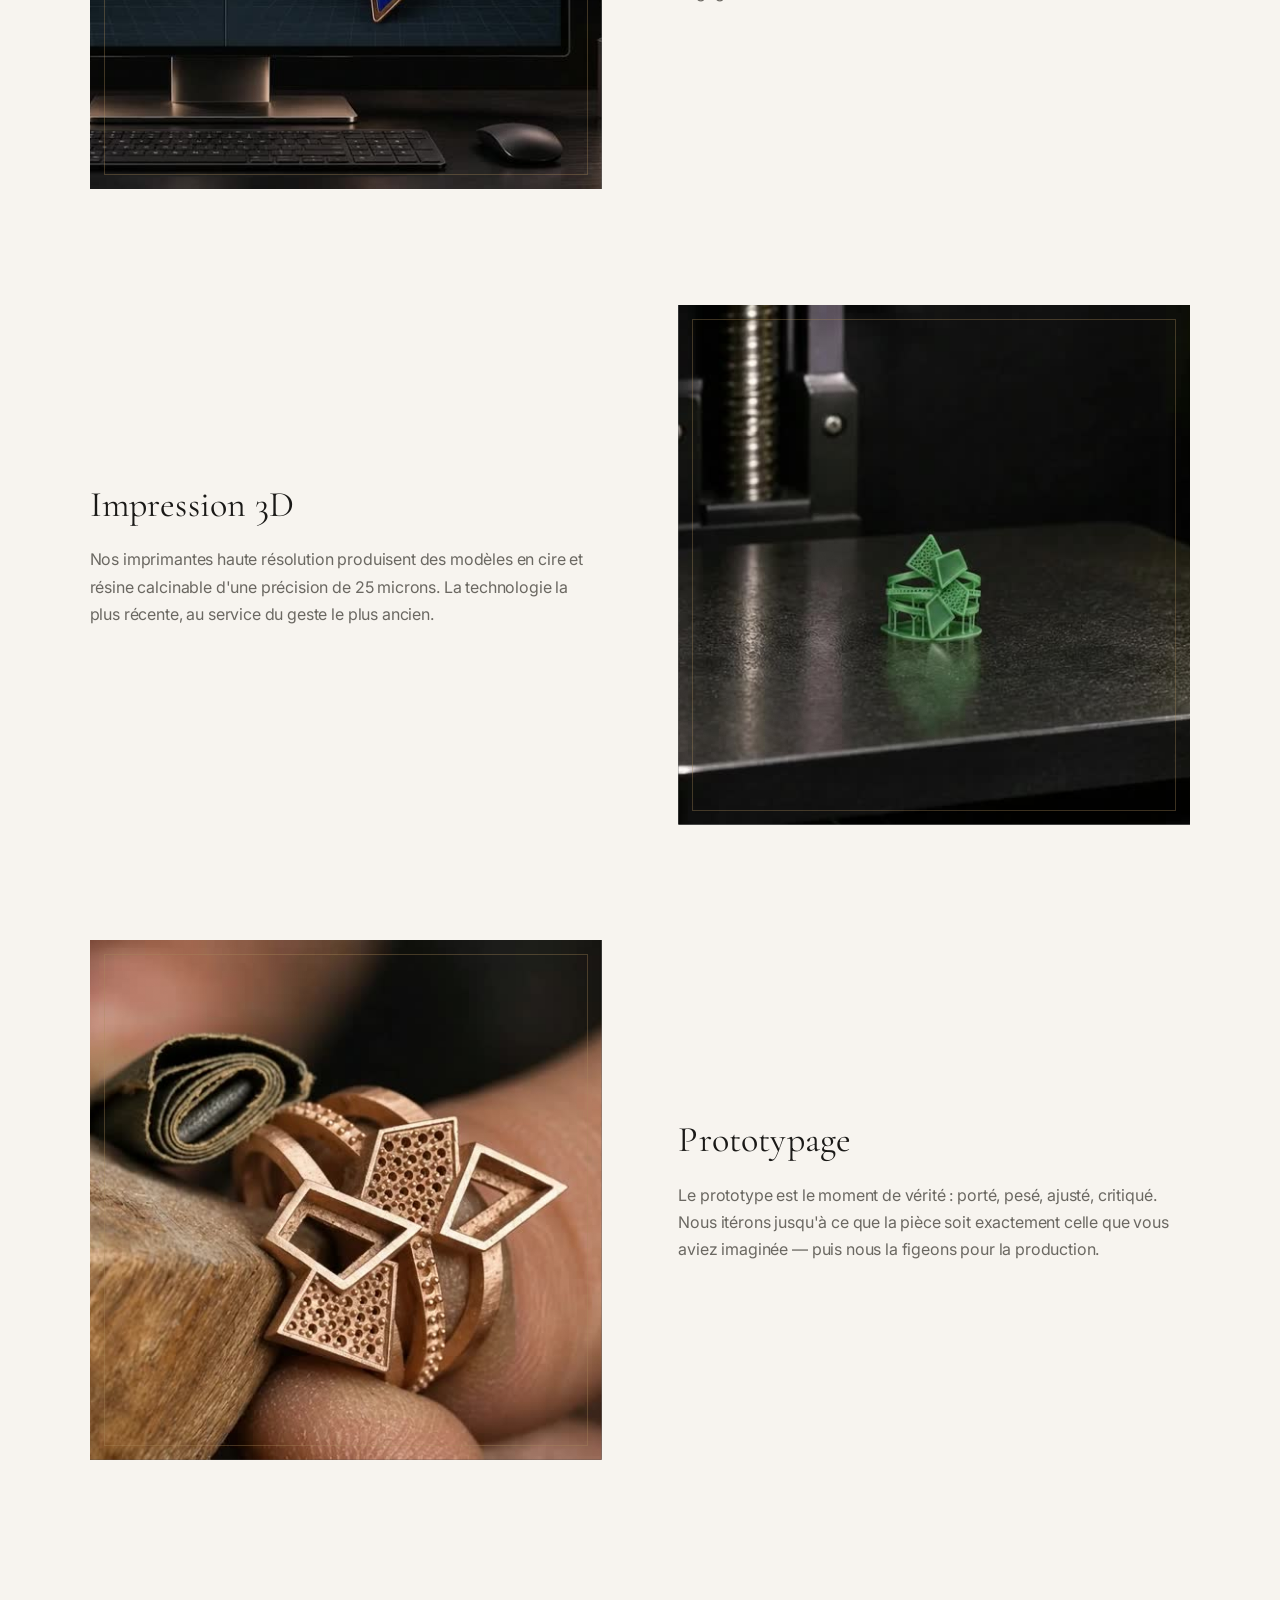
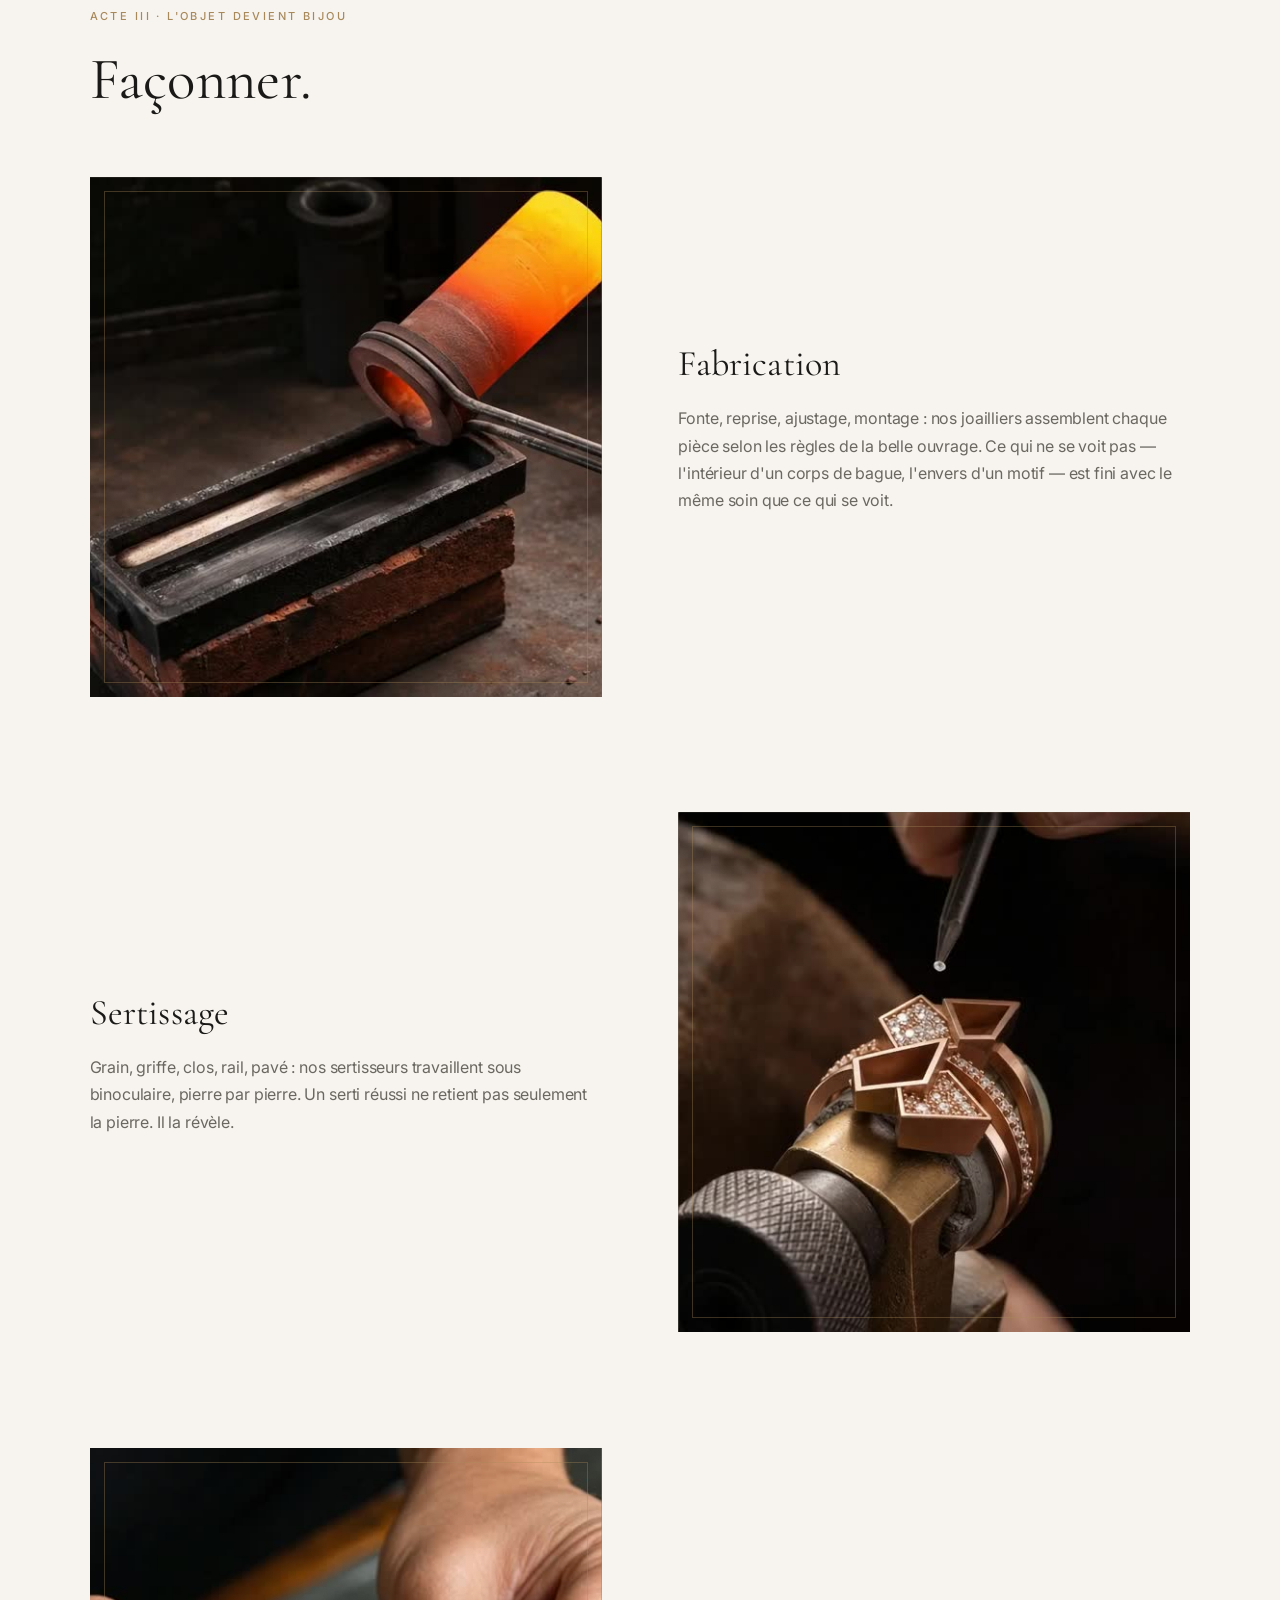
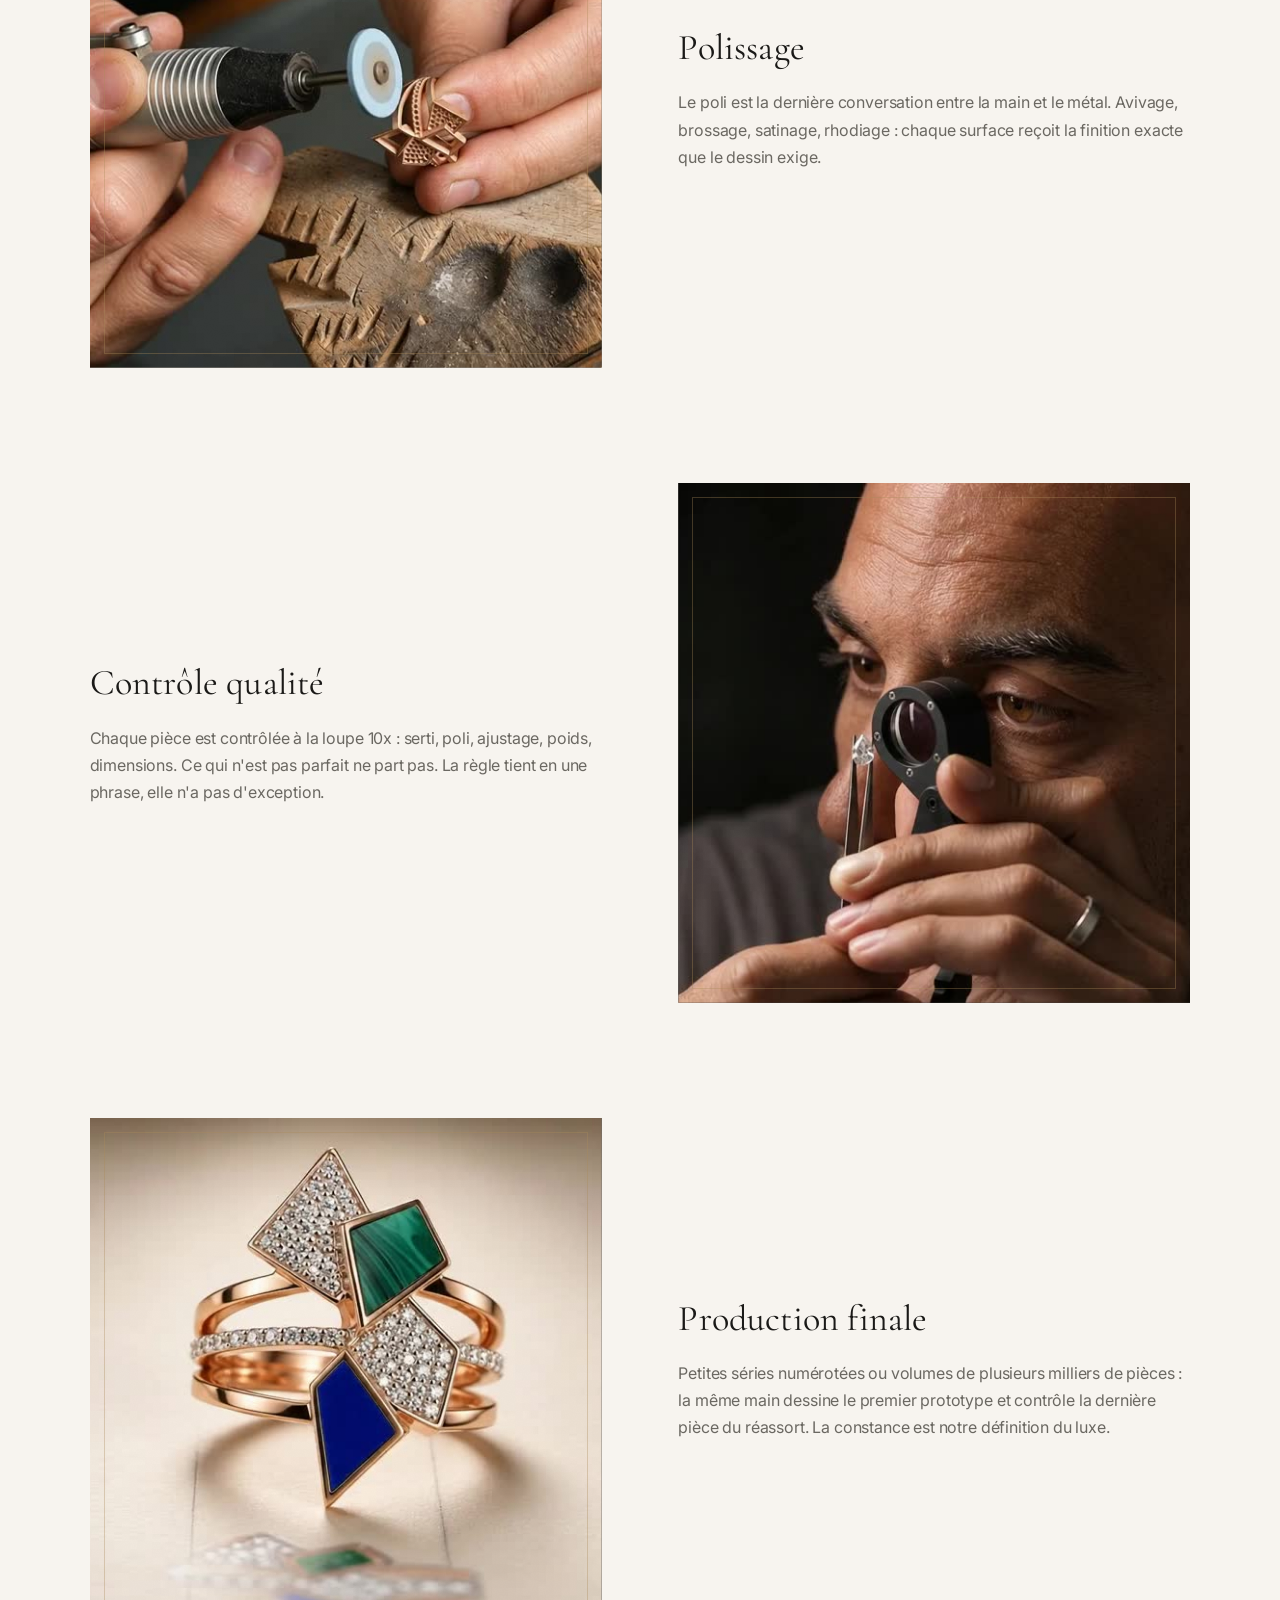
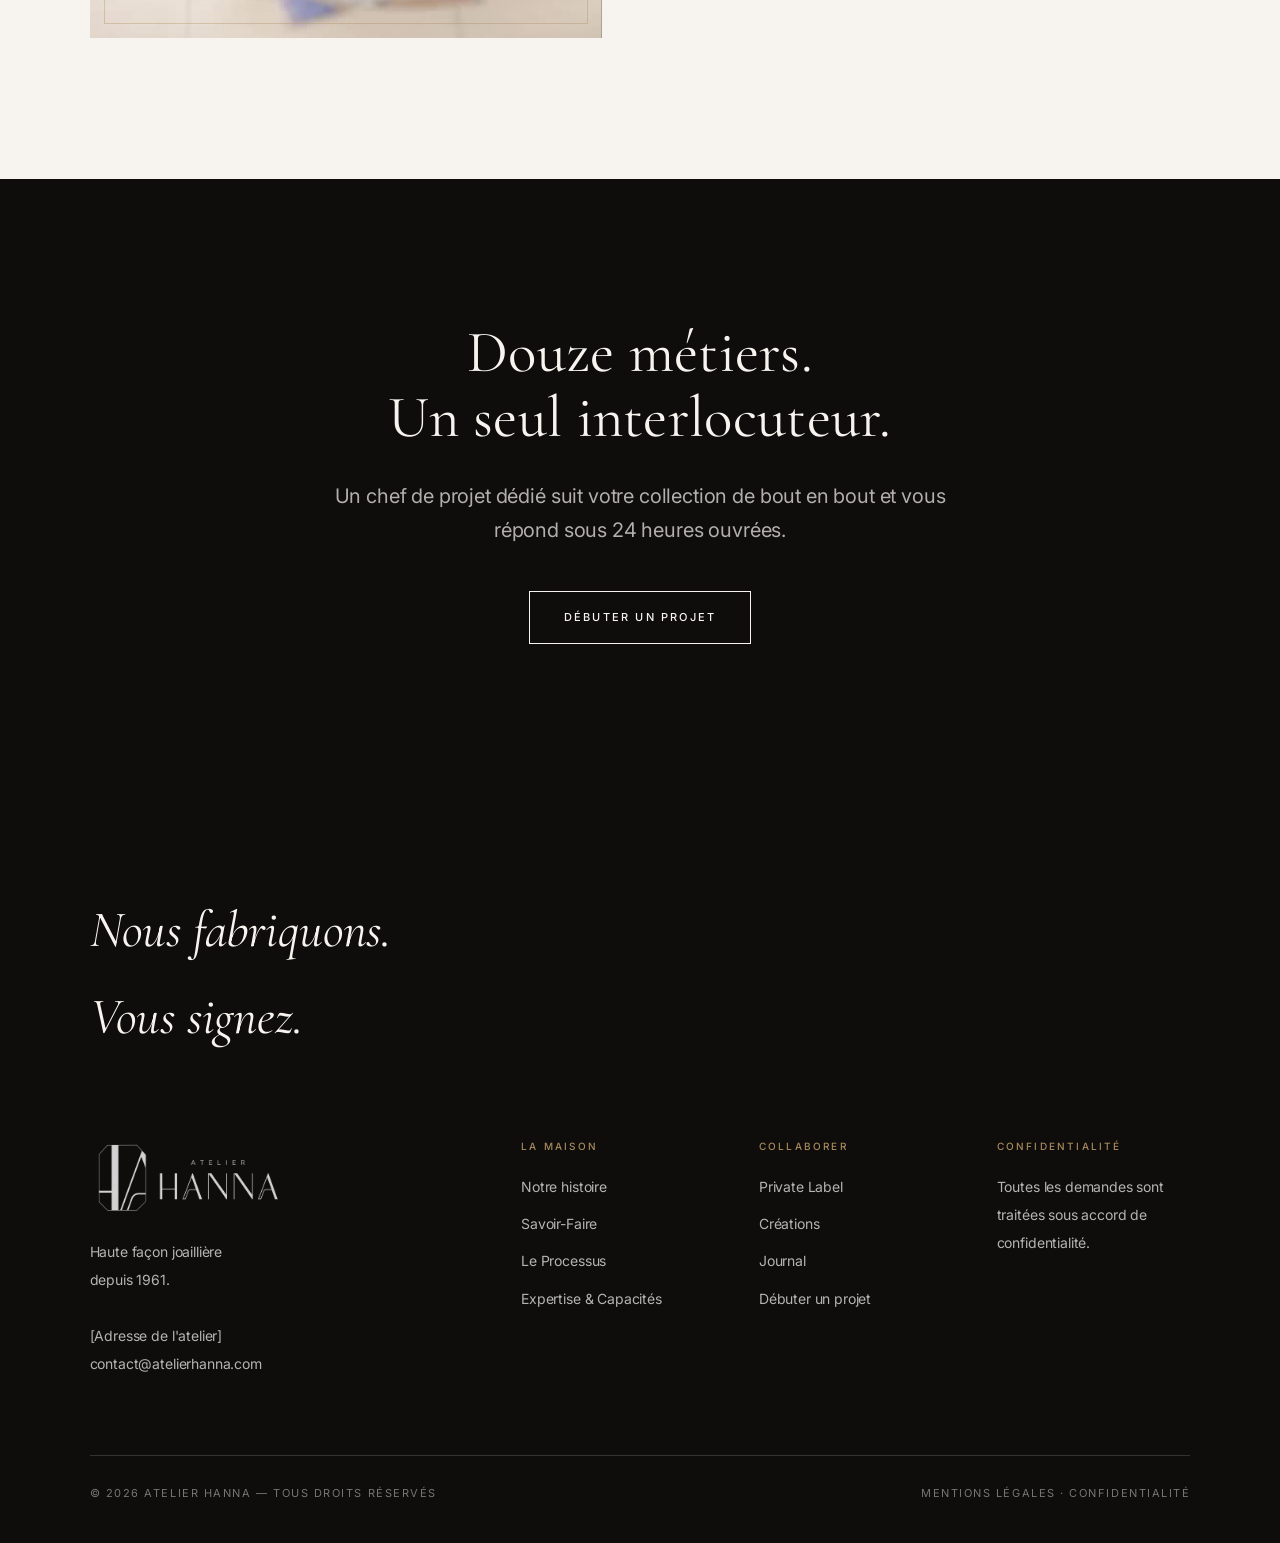
<file: savoir-faire/index.html>
<!DOCTYPE html>
<html lang="fr">
<head>
<meta charset="utf-8">
<meta name="viewport" content="width=device-width,initial-scale=1">
<title>Savoir-Faire — Design, CAD, prototypage, sertissage, production | Atelier Hanna</title>
<meta name="description" content="Douze métiers sous un même toit : direction artistique, design de bijoux, modélisation 3D CAD, impression 3D, prototypage, fabrication, sertissage, polissage, contrôle qualité.">
<link rel="icon" href="/assets/img/favicon.png" type="image/png">
<link rel="apple-touch-icon" href="/assets/img/apple-touch-icon.png">
<link rel="preconnect" href="https://fonts.googleapis.com">
<link rel="preconnect" href="https://fonts.gstatic.com" crossorigin>
<link rel="stylesheet" href="https://fonts.googleapis.com/css2?family=Cormorant+Garamond:ital,wght@0,300;0,400;0,500;1,400;1,500&family=Inter:wght@400;500;600&display=swap" media="print" onload="this.media='all'">
<noscript><link rel="stylesheet" href="https://fonts.googleapis.com/css2?family=Cormorant+Garamond:ital,wght@0,300;0,400;0,500;1,400;1,500&family=Inter:wght@400;500;600&display=swap"></noscript>
<link rel="stylesheet" href="/assets/css/style.css?v=9">
</head>
<body>

<header class="site-header" id="siteHeader">
  <nav class="nav" aria-label="Navigation principale">
    <a class="brand" href="/"><img src="/assets/img/logo-hanna.png" alt="Atelier Hanna"></a>
    <ul class="nav-links">
      <li><a href="/maison/">Maison</a></li>
      <li><a href="/savoir-faire/" aria-current="page">Savoir-Faire</a></li>
      <li><a href="/processus/">Processus</a></li>
      <li><a href="/private-label/">Private Label</a></li>
      <li><a href="/expertise/">Expertise</a></li>
      <li><a href="/creations/">Créations</a></li>
      <li><a href="/journal/">Journal</a></li>
    </ul>
    <a class="cta-nav" href="/contact/">Débuter un projet</a>
    <button class="burger" aria-label="Menu" aria-expanded="false"><span></span><span></span><span></span></button>
  </nav>
</header>
<div class="mobile-menu">
  <a href="/maison/">Maison</a><a href="/savoir-faire/">Savoir-Faire</a><a href="/processus/">Processus</a>
  <a href="/private-label/">Private Label</a><a href="/expertise/">Expertise</a><a href="/creations/">Créations</a>
  <a href="/journal/">Journal</a><a class="cta-mobile" href="/contact/">Débuter un projet</a>
</div>

<main>

<section class="hero editorial hero-compact">
  <div class="container">
    <p class="eyebrow" data-reveal>Savoir-Faire</p>
    <h1 class="d1" data-reveal style="transition-delay:.15s">Tout ce qu'une pièce traverse<br>avant de porter votre nom.</h1>
    <p class="lead" data-reveal style="transition-delay:.3s;margin-top:28px">De la première intuition au contrôle final, chaque étape est réalisée dans nos murs, par nos mains. Aucune sous-traitance, aucune dilution&nbsp;: une seule chaîne de responsabilité, du croquis à l'écrin.</p>
  </div>
</section>

<section class="section crafts-intro">
  <div class="container">
    <div class="crafts-head" data-reveal>
      <h2 class="d3">Douze gestes, un seul toit.</h2>
    </div>
    <figure class="crafts-frame">
      <video data-pausable class="crafts-video" autoplay muted loop playsinline preload="metadata"
             poster="/assets/img/twelve-crafts-poster.jpg"
             aria-label="Les douze savoir-faire d'Atelier Hanna, de la direction artistique à la production finale">
        <!-- mobile (≤ 820 px) : version légère ; ordinateur : version HD -->
        <source src="/assets/video/twelve-crafts.mp4" media="(max-width: 820px)" type="video/mp4">
        <source src="/assets/video/twelve-crafts-hd.mp4" type="video/mp4">
      </video>
    </figure>
  </div>
</section>

<nav class="anchor-nav" aria-label="Sections">
  <a href="#creer">I · Créer</a>
  <a href="#developper">II · Développer</a>
  <a href="#faconner">III · Façonner</a>
</nav>

<!-- ACTE I -->
<section id="creer">
  <div class="container">
    <div class="section-head" data-reveal>
      <p class="eyebrow">Acte I · L'idée prend forme</p>
      <h2 class="d2">Créer.</h2>
    </div>

    <div class="alt">
      <div class="alt-media" data-reveal="clip"><div class="ph t-papier tall"><video class="real" data-lazy muted loop playsinline preload="none" poster="/assets/img/gestes/geste-01-direction-artistique.jpg" aria-label="Planche d'inspiration : archives, dessins anciens et matières"><source data-src="/assets/video/gestes/geste-01-direction-artistique.mp4" type="video/mp4"></video></div></div>
      <div class="txt" data-reveal>
        <h3 class="d3">Direction artistique</h3>
        <p>Nous ne dessinons pas pour nous. Nous dessinons pour votre marque&nbsp;: son histoire, ses codes, sa cliente. Nos directeurs artistiques traduisent votre univers en intentions joaillières — moodboards, lignes directrices, territoires de collection.</p>
      </div>
    </div>
    <div class="alt flip">
      <div class="alt-media" data-reveal="clip"><div class="ph t-papier tall"><video class="real" data-lazy muted loop playsinline preload="none" poster="/assets/img/gestes/geste-02-developpement-collections.jpg" aria-label="Croquis et pierres d'une collection en développement"><source data-src="/assets/video/gestes/geste-02-developpement-collections.mp4" type="video/mp4"></video></div></div>
      <div class="txt" data-reveal>
        <h3 class="d3">Développement de collections</h3>
        <p>Une collection n'est pas une addition de bijoux&nbsp;: c'est une grammaire. Nous construisons des gammes cohérentes — pièces d'appel, cœur de gamme, pièces d'exception — pensées pour vos prix de vente et vos marges.</p>
      </div>
    </div>
    <div class="alt">
      <div class="alt-media" data-reveal="clip"><div class="ph t-papier tall"><video class="real" data-lazy muted loop playsinline preload="none" poster="/assets/img/gestes/geste-03-design-bijoux.jpg" aria-label="Dessin d'une bague au rubis sur tablette graphique"><source data-src="/assets/video/gestes/geste-03-design-bijoux.mp4" type="video/mp4"></video></div></div>
      <div class="txt" data-reveal>
        <h3 class="d3">Design de bijoux</h3>
        <p>Du croquis à main levée au gouaché aquarellé, chaque dessin est déjà une pièce&nbsp;: proportions, tombé, ergonomie du porté, position des pierres. Le beau, vérifié par le juste.</p>
      </div>
    </div>
    <div class="alt flip">
      <div class="alt-media" data-reveal="clip"><div class="ph t-papier tall"><video class="real" data-lazy muted loop playsinline preload="none" style="object-position:20% 50%" poster="/assets/img/gestes/geste-04-dessin-technique.jpg" aria-label="Dessin technique d'une bague tracé à la main"><source data-src="/assets/video/gestes/geste-04-dessin-technique.mp4" type="video/mp4"></video></div></div>
      <div class="txt" data-reveal>
        <h3 class="d3">Dessin technique</h3>
        <p>Là où le dessin séduit, le plan engage. Cotes, sections, tolérances, poids estimés&nbsp;: le dessin technique est le contrat silencieux entre l'idée et l'établi.</p>
      </div>
    </div>
  </div>
</section>

<!-- ACTE II -->
<section id="developper" style="padding-top:0">
  <div class="container">
    <div class="section-head" data-reveal>
      <p class="eyebrow">Acte II · L'idée devient objet</p>
      <h2 class="d2">Développer.</h2>
    </div>

    <div class="alt">
      <div class="alt-media" data-reveal="clip"><div class="ph t-cire tall"><video class="real" data-lazy muted loop playsinline preload="none" style="object-position:80% 50%" poster="/assets/img/gestes/geste-05-modelisation-3d.jpg" aria-label="Bague modélisée en 3D à l'écran, en filaire et en rendu"><source data-src="/assets/video/gestes/geste-05-modelisation-3d.mp4" type="video/mp4"></video></div></div>
      <div class="txt" data-reveal>
        <h3 class="d3">Modélisation 3D CAD</h3>
        <p>Chaque pièce est construite en trois dimensions au centième de millimètre&nbsp;: épaisseurs, ajustages, serti prévu dès la conception. Vous validez des rendus photoréalistes avant qu'un gramme d'or ne soit engagé.</p>
      </div>
    </div>
    <div class="alt flip">
      <div class="alt-media" data-reveal="clip"><div class="ph t-cire tall"><video class="real" data-lazy muted loop playsinline preload="none" poster="/assets/img/gestes/geste-06-impression-3d.jpg" aria-label="Modèle de bague imprimé en 3D sur le plateau"><source data-src="/assets/video/gestes/geste-06-impression-3d.mp4" type="video/mp4"></video></div></div>
      <div class="txt" data-reveal>
        <h3 class="d3">Impression 3D</h3>
        <p>Nos imprimantes haute résolution produisent des modèles en cire et résine calcinable d'une précision de 25&nbsp;microns. La technologie la plus récente, au service du geste le plus ancien.</p>
      </div>
    </div>
    <div class="alt">
      <div class="alt-media" data-reveal="clip"><div class="ph t-cire tall"><video class="real" data-lazy muted loop playsinline preload="none" poster="/assets/img/gestes/geste-07-prototypage.jpg" aria-label="Prototype de bague brut tenu sur l'établi"><source data-src="/assets/video/gestes/geste-07-prototypage.mp4" type="video/mp4"></video></div></div>
      <div class="txt" data-reveal>
        <h3 class="d3">Prototypage</h3>
        <p>Le prototype est le moment de vérité&nbsp;: porté, pesé, ajusté, critiqué. Nous itérons jusqu'à ce que la pièce soit exactement celle que vous aviez imaginée — puis nous la figeons pour la production.</p>
      </div>
    </div>
  </div>
</section>

<!-- ACTE III -->
<section id="faconner" style="padding-top:0">
  <div class="container">
    <div class="section-head" data-reveal>
      <p class="eyebrow">Acte III · L'objet devient bijou</p>
      <h2 class="d2">Façonner.</h2>
    </div>

    <div class="alt">
      <div class="alt-media" data-reveal="clip"><div class="ph t-etabli tall"><video class="real" data-lazy muted loop playsinline preload="none" poster="/assets/img/gestes/geste-08-fabrication.jpg" aria-label="Coulée de métal en fusion dans la lingotière"><source data-src="/assets/video/gestes/geste-08-fabrication.mp4" type="video/mp4"></video></div></div>
      <div class="txt" data-reveal>
        <h3 class="d3">Fabrication</h3>
        <p>Fonte, reprise, ajustage, montage&nbsp;: nos joailliers assemblent chaque pièce selon les règles de la belle ouvrage. Ce qui ne se voit pas — l'intérieur d'un corps de bague, l'envers d'un motif — est fini avec le même soin que ce qui se voit.</p>
      </div>
    </div>
    <div class="alt flip">
      <div class="alt-media" data-reveal="clip"><div class="ph t-or tall"><video class="real" data-lazy muted loop playsinline preload="none" poster="/assets/img/gestes/geste-09-sertissage.jpg" aria-label="Sertissage d'une bague tenue en étau"><source data-src="/assets/video/gestes/geste-09-sertissage.mp4" type="video/mp4"></video></div></div>
      <div class="txt" data-reveal>
        <h3 class="d3">Sertissage</h3>
        <p>Grain, griffe, clos, rail, pavé&nbsp;: nos sertisseurs travaillent sous binoculaire, pierre par pierre. Un serti réussi ne retient pas seulement la pierre. Il la révèle.</p>
      </div>
    </div>
    <div class="alt">
      <div class="alt-media" data-reveal="clip"><div class="ph t-or tall"><video class="real" data-lazy muted loop playsinline preload="none" style="object-position:62% 50%" poster="/assets/img/gestes/geste-10-polissage.jpg" aria-label="Polissage d'une bague à la meule"><source data-src="/assets/video/gestes/geste-10-polissage.mp4" type="video/mp4"></video></div></div>
      <div class="txt" data-reveal>
        <h3 class="d3">Polissage</h3>
        <p>Le poli est la dernière conversation entre la main et le métal. Avivage, brossage, satinage, rhodiage&nbsp;: chaque surface reçoit la finition exacte que le dessin exige.</p>
      </div>
    </div>
    <div class="alt flip">
      <div class="alt-media" data-reveal="clip"><div class="ph t-velours tall"><video class="real" data-lazy muted loop playsinline preload="none" poster="/assets/img/gestes/geste-11-controle-qualite.jpg" aria-label="Contrôle d'un diamant à la loupe"><source data-src="/assets/video/gestes/geste-11-controle-qualite.mp4" type="video/mp4"></video></div></div>
      <div class="txt" data-reveal>
        <h3 class="d3">Contrôle qualité</h3>
        <p>Chaque pièce est contrôlée à la loupe 10x&nbsp;: serti, poli, ajustage, poids, dimensions. Ce qui n'est pas parfait ne part pas. La règle tient en une phrase, elle n'a pas d'exception.</p>
      </div>
    </div>
    <div class="alt">
      <div class="alt-media" data-reveal="clip"><div class="ph t-velours tall"><video class="real" data-lazy muted loop playsinline preload="none" poster="/assets/img/gestes/geste-12-production-finale.jpg" aria-label="Bague terminée, pavé de diamants et pierres fines"><source data-src="/assets/video/gestes/geste-12-production-finale.mp4" type="video/mp4"></video></div></div>
      <div class="txt" data-reveal>
        <h3 class="d3">Production finale</h3>
        <p>Petites séries numérotées ou volumes de plusieurs milliers de pièces&nbsp;: la même main dessine le premier prototype et contrôle la dernière pièce du réassort. La constance est notre définition du luxe.</p>
      </div>
    </div>
  </div>
</section>

<!-- BANDEAU -->
<section class="band center">
  <div class="container">
    <h2 class="d2" data-reveal>Douze métiers.<br>Un seul interlocuteur.</h2>
    <p class="lead" data-reveal style="margin:28px auto 44px">Un chef de projet dédié suit votre collection de bout en bout et vous répond sous 24&nbsp;heures ouvrées.</p>
    <a class="btn light" href="/contact/" data-reveal>Débuter un projet</a>
  </div>
</section>

</main>

<footer class="site-footer">
  <div class="container">
    <p class="sig d-it">Nous fabriquons.<br>Vous signez.</p>
    <div class="footer-grid">
      <div><span class="brand-footer"><img src="/assets/img/logo-hanna.png" alt="Atelier Hanna"></span><p>Haute façon joaillière<br>depuis 1961.<br><br>[Adresse de l'atelier]<br>contact@atelierhanna.com</p></div>
      <div><h4>La Maison</h4><ul><li><a href="/maison/">Notre histoire</a></li><li><a href="/savoir-faire/">Savoir-Faire</a></li><li><a href="/processus/">Le Processus</a></li><li><a href="/expertise/">Expertise &amp; Capacités</a></li></ul></div>
      <div><h4>Collaborer</h4><ul><li><a href="/private-label/">Private Label</a></li><li><a href="/creations/">Créations</a></li><li><a href="/journal/">Journal</a></li><li><a href="/contact/">Débuter un projet</a></li></ul></div>
      <div><h4>Confidentialité</h4><p>Toutes les demandes sont traitées sous accord de confidentialité.</p></div>
    </div>
    <div class="footer-bottom">
      <span>© <span data-year>2026</span> Atelier Hanna — Tous droits réservés</span>
      <span><a href="/mentions-legales/">Mentions légales</a> · <a href="/confidentialite/">Confidentialité</a></span>
    </div>
  </div>
</footer>

<script src="/assets/js/main.js?v=9" defer></script>
</body>
</html>
</file>
<file: assets/css/style.css>
/* ============================================================
   ATELIER HANNA — Design System
   Ivoire · Encre · Or éteint — cf. Blueprint ch. III
   ============================================================ */

:root{
  --ivoire:#F7F4EF;
  --porcelaine:#FDFCFA;
  --encre:#1A1917;
  --graphite:#6B6862;
  --or:#A8895B;
  --velours:#0E0D0C;
  --hair:rgba(26,25,23,.12);
  --hair-light:rgba(247,244,239,.16);
  --display:"Cormorant Garamond",Georgia,"Times New Roman",serif;
  --sans:"Inter","Helvetica Neue",Helvetica,Arial,sans-serif;
  --pad:clamp(24px,7vw,120px);
  --ease:cubic-bezier(.22,1,.36,1);
}

*,*::before,*::after{box-sizing:border-box}
html{scroll-behavior:smooth}
body{
  margin:0;background:var(--ivoire);color:var(--encre);
  font-family:var(--sans);font-size:16px;line-height:1.7;
  letter-spacing:-.01em;-webkit-font-smoothing:antialiased;
}
img,video{max-width:100%;display:block}
a{color:inherit;text-decoration:none}
::selection{background:var(--or);color:var(--ivoire)}

/* ---------- Typographie ---------- */
.d1,.d2,.d3{font-family:var(--display);font-weight:400;line-height:1.08;letter-spacing:.005em;margin:0;text-wrap:balance}
.d1{font-size:clamp(44px,7.5vw,104px)}
.d2{font-size:clamp(32px,4.6vw,60px);line-height:1.12}
.d3{font-size:clamp(24px,3vw,36px);line-height:1.2}
.d-it{font-style:italic}
.eyebrow{
  font-size:11px;letter-spacing:.22em;text-transform:uppercase;
  color:var(--or);font-weight:500;display:inline-block;margin:0 0 22px;
}
.lead{font-size:clamp(17px,1.6vw,20px);color:var(--graphite);max-width:640px}
.txt{max-width:640px}
.txt p{margin:0 0 18px}
.small-caps{font-size:11px;letter-spacing:.18em;text-transform:uppercase;color:var(--graphite)}

/* ---------- Structure ---------- */
.container{padding-inline:var(--pad);max-width:1560px;margin-inline:auto}
section{padding-block:clamp(90px,11vw,170px)}
section.tight{padding-block:clamp(60px,7vw,110px)}
.hairline{border:0;border-top:1px solid var(--hair);margin:0}
.center{text-align:center}
.center .lead,.center .txt{margin-inline:auto}

/* ---------- Boutons ---------- */
.btn{
  display:inline-block;padding:16px 34px;border:1px solid var(--encre);
  font-size:11px;letter-spacing:.2em;text-transform:uppercase;font-weight:500;
  position:relative;transition:color .4s var(--ease),background .4s var(--ease);
}
.btn:hover{background:var(--encre);color:var(--ivoire)}
.btn.gold{border-color:var(--or);color:var(--or)}
.btn.gold:hover{background:var(--or);color:var(--velours)}
.btn.light{border-color:var(--ivoire);color:var(--ivoire)}
.btn.light:hover{background:var(--ivoire);color:var(--velours)}
.btn.solid{background:var(--encre);color:var(--ivoire)}
.btn.solid:hover{background:transparent;color:var(--encre)}
.link-more{
  font-size:11px;letter-spacing:.2em;text-transform:uppercase;font-weight:500;
  color:var(--encre);position:relative;padding-bottom:6px;
}
.link-more::after{
  content:"";position:absolute;left:0;bottom:0;height:1px;width:100%;
  background:var(--or);transform:scaleX(.35);transform-origin:left;
  transition:transform .4s var(--ease);
}
.link-more:hover::after{transform:scaleX(1)}
a:focus-visible,button:focus-visible{outline:1px solid var(--or);outline-offset:4px}

/* ---------- Header ---------- */
.site-header{
  position:fixed;inset:0 0 auto 0;z-index:100;
  transition:background .35s var(--ease),box-shadow .35s var(--ease),padding .35s var(--ease);
  padding-block:26px;
}
.site-header .nav{
  display:flex;align-items:center;gap:28px;
  padding-inline:clamp(20px,2.5vw,44px);
}
.brand{
  font-family:var(--display);font-size:19px;letter-spacing:.32em;
  text-transform:uppercase;white-space:nowrap;font-weight:500;
}
.nav-links{display:flex;gap:clamp(18px,1.8vw,30px);list-style:none;margin:0 auto;padding:0}
.nav-links a{
  font-size:11px;letter-spacing:.16em;text-transform:uppercase;font-weight:500;
  position:relative;padding-bottom:4px;white-space:nowrap;
}
.nav-links a::after{
  content:"";position:absolute;left:0;bottom:0;height:1px;width:0;
  background:var(--or);transition:width .35s var(--ease);
}
.nav-links a:hover::after,.nav-links a[aria-current="page"]::after{width:100%}
.cta-nav{
  font-size:11px;letter-spacing:.2em;text-transform:uppercase;font-weight:500;
  border:1px solid currentColor;padding:11px 22px;white-space:nowrap;
  transition:background .35s,color .35s;
}
.site-header.scrolled{background:var(--ivoire);box-shadow:0 1px 0 var(--hair);padding-block:14px}
/* header sur héro sombre */
body.dark-hero .site-header:not(.scrolled):not(.menu-open){color:var(--ivoire)}
body.dark-hero .site-header:not(.scrolled):not(.menu-open) .cta-nav:hover{background:var(--ivoire);color:var(--velours)}
body:not(.dark-hero) .cta-nav:hover,.site-header.scrolled .cta-nav:hover{background:var(--encre);color:var(--ivoire);border-color:var(--encre)}

.burger{display:none;background:none;border:0;cursor:pointer;padding:8px;color:inherit}
.burger span{display:block;width:24px;height:1px;background:currentColor;margin:6px 0;transition:transform .3s var(--ease),opacity .3s}
.menu-open .burger span:nth-child(1){transform:translateY(7px) rotate(45deg)}
.menu-open .burger span:nth-child(2){opacity:0}
.menu-open .burger span:nth-child(3){transform:translateY(-7px) rotate(-45deg)}

@media (max-width:1240px){
  .nav-links,.cta-nav{display:none}
  .burger{display:block;margin-left:20px}
  .lang-toggle{margin-left:auto}
  .site-header.menu-open{background:var(--ivoire);color:var(--encre)}
  .mobile-menu{
    position:fixed;inset:0;background:var(--ivoire);z-index:90;
    display:flex;flex-direction:column;justify-content:center;
    padding-inline:var(--pad);gap:8px;
    opacity:0;pointer-events:none;transition:opacity .35s var(--ease);
  }
  .menu-open ~ .mobile-menu,body.menu-open .mobile-menu{opacity:1;pointer-events:auto}
  .mobile-menu a{
    font-family:var(--display);font-size:clamp(28px,7vw,40px);
    padding:10px 0;border-bottom:1px solid var(--hair);
  }
  .mobile-menu .cta-mobile{
    margin-top:28px;font-family:var(--sans);font-size:11px;letter-spacing:.2em;
    text-transform:uppercase;border:1px solid var(--or);color:var(--or);
    text-align:center;padding:16px;
  }
}
@media (min-width:1241px){.mobile-menu{display:none}}

/* ---------- Héros ---------- */
.hero{
  min-height:100svh;display:flex;flex-direction:column;justify-content:flex-end;
  position:relative;overflow:hidden;background:var(--velours);color:var(--ivoire);
  padding-bottom:clamp(60px,8vw,110px);
}
.hero .container{position:relative;z-index:2}
.hero .eyebrow{color:var(--or)}
.hero .lead{color:rgba(247,244,239,.72)}
.hero-media{position:absolute;inset:0;z-index:1}
.hero-actions{display:flex;gap:28px;align-items:center;margin-top:44px;flex-wrap:wrap}
.hero-scroll{
  position:absolute;bottom:0;left:50%;width:1px;height:72px;z-index:3;
  background:linear-gradient(var(--or),transparent);
  animation:scrollhint 2.6s var(--ease) infinite;transform-origin:top;
}
@keyframes scrollhint{0%{transform:scaleY(0)}45%{transform:scaleY(1)}100%{transform:scaleY(0);transform-origin:bottom}}

.hero.editorial{
  min-height:72svh;background:var(--ivoire);color:var(--encre);
  justify-content:flex-end;padding-top:180px;
}
.hero.editorial .lead{color:var(--graphite)}

/* fond « lumière sur métal » en attendant la vidéo */
.metal-light{
  position:absolute;inset:-20%;
  background:
    radial-gradient(60% 80% at 70% 20%,rgba(168,137,91,.20),transparent 60%),
    radial-gradient(50% 60% at 20% 80%,rgba(168,137,91,.10),transparent 60%),
    var(--velours);
  animation:pan 22s ease-in-out infinite alternate;
}
@keyframes pan{from{transform:translate3d(-2%,-2%,0) scale(1)}to{transform:translate3d(2%,3%,0) scale(1.06)}}
.grain::after{
  content:"";position:absolute;inset:0;opacity:.5;pointer-events:none;
  background-image:url("data:image/svg+xml,%3Csvg xmlns='http://www.w3.org/2000/svg' width='140' height='140'%3E%3Cfilter id='n'%3E%3CfeTurbulence type='fractalNoise' baseFrequency='.9' numOctaves='2'/%3E%3CfeColorMatrix values='0 0 0 0 0 0 0 0 0 0 0 0 0 0 0 0 0 0 .06 0'/%3E%3C/filter%3E%3Crect width='140' height='140' filter='url(%23n)'/%3E%3C/svg%3E");
}

/* ---------- Placeholders visuels ---------- */
.ph{
  position:relative;overflow:hidden;background:var(--velours);
  display:flex;align-items:flex-end;min-height:320px;
}
.ph::before{
  content:"";position:absolute;inset:14px;border:1px solid rgba(168,137,91,.35);
  pointer-events:none;z-index:2;
}
.ph .ph-label{
  position:relative;z-index:2;margin:34px;
  font-size:10px;letter-spacing:.2em;text-transform:uppercase;
  color:rgba(247,244,239,.65);font-weight:500;line-height:1.8;
}
.ph::after{
  content:"";position:absolute;inset:0;opacity:.45;
  background-image:url("data:image/svg+xml,%3Csvg xmlns='http://www.w3.org/2000/svg' width='140' height='140'%3E%3Cfilter id='n'%3E%3CfeTurbulence type='fractalNoise' baseFrequency='.9' numOctaves='2'/%3E%3CfeColorMatrix values='0 0 0 0 0 0 0 0 0 0 0 0 0 0 0 0 0 0 .07 0'/%3E%3C/filter%3E%3Crect width='140' height='140' filter='url(%23n)'/%3E%3C/svg%3E");
}
.ph.t-etabli{background:radial-gradient(80% 100% at 30% 20%,#3a2f24,#171310 70%)}
.ph.t-or{background:radial-gradient(70% 90% at 65% 30%,#8a6f47,#241c11 75%)}
.ph.t-cire{background:radial-gradient(75% 95% at 40% 25%,#2d3a45,#10151a 75%)}
.ph.t-velours{background:radial-gradient(80% 100% at 60% 15%,#1e1b18,#0a0908 75%)}
.ph.t-papier{background:radial-gradient(85% 100% at 45% 20%,#e9e2d5,#c9bfab 80%)}
.ph.t-papier .ph-label{color:rgba(26,25,23,.55)}
.ph.t-papier::before{border-color:rgba(168,137,91,.5)}
.ph.tall{min-height:520px}
.ph.wide{min-height:56vh}
/* Photos réelles dans les cadres .ph : l'image emplit le cadre,
   le filet or (::before) et le grain (::after) restent par-dessus */
.ph img.real,.ph video.real{position:absolute;inset:0;width:100%;height:100%;object-fit:cover;display:block}
.ph:has(.real)::after{opacity:.22}

/* ---------- Film d'ouverture (accueil) ----------
   La vidéo contient ses propres textes : elle est affichée seule,
   entière (jamais rognée), sous l'en-tête. Le titre du site
   arrive dans la section .hero-intro juste en dessous.
   --header-h est mesuré par main.js (repli : 112px). */
.hero-film{background:var(--velours);padding:var(--header-h,112px) 0 0}
.hero-film-frame{
  position:relative;margin-inline:auto;
  width:min(100%,calc((100svh - var(--header-h,112px)) * 16 / 9));
  aspect-ratio:16/9;background:#000;
}
.hero-film-frame video{position:absolute;inset:0;width:100%;height:100%;object-fit:cover;display:block}
/* en-tête opaque tant qu'il est au-dessus du film :
   le logo ivoire ne se perd plus sur les plans à fond blanc */
body.film-hero .site-header:not(.scrolled):not(.menu-open){background:var(--velours)}

.hero-intro{position:relative;background:var(--velours);color:var(--ivoire);padding-block:clamp(72px,9vw,140px)}
.hero-intro .hero-scroll{top:0;bottom:auto}
.hero-intro-inner{display:flex;justify-content:space-between;align-items:flex-end;gap:clamp(32px,6vw,96px)}
.hero-intro-title{flex:1 1 55%}
.hero-intro-title .d1{font-size:clamp(40px,5.4vw,84px);margin:0}
.hero-intro-side{flex:0 1 420px}
.hero-intro .eyebrow{color:var(--or)}
.hero-intro .lead{color:rgba(247,244,239,.78);margin:0}
.hero-intro .hero-actions{margin-top:32px;gap:24px}
.hero-intro .link-more{color:rgba(247,244,239,.85)}
@media(max-width:820px){
  .hero-intro{padding-block:48px 72px}
  .hero-intro-inner{flex-direction:column;align-items:flex-start;gap:24px}
  .hero-intro-side{flex-basis:auto}
  .hero-intro .hero-scroll{display:none}
}

/* ---------- Vidéos de fond (héros & bandes sombres) ---------- */
.hero-media video{width:100%;height:100%;object-fit:cover;display:block}
.hero-media::after{content:"";position:absolute;inset:0;background:rgba(10,9,8,.42)}
.band-bg video{width:100%;height:100%;object-fit:cover;display:block}

/* ---------- Logo & emblème ----------
   PNG à fond transparent, marquage noir : invert(1) le passe en ivoire
   sur les contextes sombres (héros vidéo, footer). */
.brand img{height:clamp(64px,5.5vw,96px);width:auto;max-width:none;display:block;transition:filter .35s var(--ease),height .35s var(--ease)}
.site-header.scrolled .brand img{height:clamp(48px,4.2vw,70px)}
/* petit écran : le sélecteur de langue rejoint le menu burger
   pour laisser toute sa place au logo */
@media (max-width:640px){
  .site-header .lang-toggle{display:none}
  /* le sélecteur de langue (qui poussait le burger à droite) est masqué ici */
  .burger{margin-left:auto}
  .mobile-menu .lang-toggle{display:flex;margin-top:28px}
}
.mobile-menu .lang-toggle{color:var(--encre)}
body.dark-hero .site-header:not(.scrolled):not(.menu-open) .brand img{filter:invert(1)}
.brand-footer img{height:80px;width:auto;display:block;filter:invert(1)}

/* ---------- Révélations au scroll ---------- */
[data-reveal]{opacity:0;transform:translateY(28px);transition:opacity .9s var(--ease),transform .9s var(--ease)}
[data-reveal].in{opacity:1;transform:none}
[data-reveal="clip"]{transform:none;clip-path:inset(100% 0 0 0);transition:clip-path 1.1s var(--ease),opacity .9s var(--ease)}
[data-reveal="clip"].in{clip-path:inset(0 0 0 0)}
.stagger>*{opacity:0;transform:translateY(24px);transition:opacity .8s var(--ease),transform .8s var(--ease)}
.stagger.in>*{opacity:1;transform:none}
.stagger.in>*:nth-child(2){transition-delay:.08s}
.stagger.in>*:nth-child(3){transition-delay:.16s}
.stagger.in>*:nth-child(4){transition-delay:.24s}
.stagger.in>*:nth-child(5){transition-delay:.32s}
.stagger.in>*:nth-child(6){transition-delay:.4s}

/* ---------- Manifeste (texte qui s'encre) ---------- */
.manifeste .d3,.manifeste .d2{line-height:1.5;max-width:22em;margin-inline:auto}
.ink-word{opacity:.16;transition:opacity .6s var(--ease)}
.ink-word.on{opacity:1}

/* ---------- Chiffres clés ---------- */
.stats{
  display:grid;grid-template-columns:repeat(4,1fr);
  border-top:1px solid var(--hair);border-bottom:1px solid var(--hair);
}
.stats>div{padding:clamp(36px,4vw,64px) 16px;text-align:center;border-left:1px solid var(--hair)}
.stats>div:first-child{border-left:0}
.stats .v{
  font-family:var(--display);font-size:clamp(48px,7vw,120px);line-height:1;
  display:block;font-variant-numeric:tabular-nums;
}
.stats .l{font-size:10px;letter-spacing:.18em;text-transform:uppercase;color:var(--graphite);display:block;margin-top:16px}
@media (max-width:720px){
  .stats{grid-template-columns:1fr 1fr}
  .stats>div:nth-child(3){border-left:0}
  .stats>div:nth-child(n+3){border-top:1px solid var(--hair)}
}

/* ---------- Blocs alternés ---------- */
.alt{display:grid;grid-template-columns:1fr 1fr;gap:clamp(40px,6vw,110px);align-items:center;margin-bottom:clamp(80px,9vw,150px)}
.alt:last-child{margin-bottom:0}
.alt.flip .alt-media{order:2}
.alt .txt p{color:var(--graphite)}
.alt h3{margin:0 0 20px}
@media (max-width:880px){.alt{grid-template-columns:1fr}.alt.flip .alt-media{order:0}}

/* ---------- Liste des métiers (hover media) ---------- */
.metier-list{list-style:none;margin:0;padding:0;position:relative}
.metier-list li{border-top:1px solid var(--hair)}
.metier-list li:last-child{border-bottom:1px solid var(--hair)}
.metier-list a,.metier-list .row{
  display:flex;align-items:baseline;gap:28px;padding:22px 8px;
  font-family:var(--display);font-size:clamp(24px,3.4vw,44px);line-height:1.1;
  transition:opacity .35s var(--ease),padding-left .35s var(--ease);
}
.metier-list .num{font-size:12px;font-family:var(--sans);letter-spacing:.15em;color:var(--or);min-width:2.4em}
.metier-list.hovering li:not(:hover) a{opacity:.22}
.metier-list li:hover a{padding-left:20px}
.cursor-media{
  position:fixed;width:280px;height:200px;z-index:50;pointer-events:none;
  opacity:0;transition:opacity .3s var(--ease);will-change:transform;
}
.cursor-media.on{opacity:1}
.cursor-media .ph{min-height:200px;height:100%}
.cursor-media .ph .ph-label{margin:18px;font-size:9px}
.cursor-media img{width:100%;height:100%;object-fit:cover;display:block}
@media (hover:none),(max-width:880px){.cursor-media{display:none}}

/* ---------- Frise processus (accueil) ---------- */
.hstrip{display:flex;gap:1px;overflow-x:auto;scroll-snap-type:x mandatory;background:var(--hair);border-block:1px solid var(--hair);-webkit-overflow-scrolling:touch;cursor:grab;scrollbar-width:thin;scrollbar-color:var(--or) transparent;scroll-behavior:smooth}
.hstrip.dragging{cursor:grabbing;scroll-behavior:auto;scroll-snap-type:none;user-select:none}
.hstrip::-webkit-scrollbar{height:4px}
.hstrip::-webkit-scrollbar-track{background:transparent}
.hstrip::-webkit-scrollbar-thumb{background:var(--or)}
.hstrip-hint{display:flex;align-items:center;gap:12px;margin-top:24px;font-size:11px;letter-spacing:.18em;text-transform:uppercase;color:var(--graphite)}
.hstrip-hint .line{width:44px;height:1px;background:var(--or);display:inline-block}
.hstrip .step{
  min-width:min(380px,82vw);scroll-snap-align:start;background:var(--ivoire);
  padding:clamp(36px,4vw,60px) clamp(26px,3vw,44px);display:flex;flex-direction:column;gap:16px;
}
.hstrip .step .n{font-family:var(--display);font-size:15px;color:var(--or);letter-spacing:.1em}
.hstrip .step h3{font-family:var(--display);font-weight:400;font-size:clamp(26px,2.6vw,38px);margin:0}
.hstrip .step p{color:var(--graphite);margin:0;font-size:15px}

/* ---------- Sections sombres ---------- */
.band{background:var(--velours);color:var(--ivoire);position:relative;overflow:hidden}
.band .eyebrow{color:var(--or)}
.band .lead,.band .txt p{color:rgba(247,244,239,.7)}
.band .hairline{border-color:var(--hair-light)}
.band-bg{position:absolute;inset:0;opacity:.35}

/* ---------- Témoignages ---------- */
.quotes{position:relative;min-height:260px}
.quote{
  position:absolute;inset:0;opacity:0;transition:opacity 1.2s var(--ease);
  display:flex;flex-direction:column;justify-content:center;align-items:center;text-align:center;
}
.quote.on{opacity:1}
.quote p{
  font-family:var(--display);font-style:italic;font-size:clamp(22px,3vw,36px);
  line-height:1.4;max-width:24em;margin:0 0 26px;
}
.quote cite{font-style:normal;font-size:11px;letter-spacing:.18em;text-transform:uppercase;color:var(--graphite)}
.band .quote cite{color:rgba(247,244,239,.5)}
.quote-dots{display:flex;gap:12px;justify-content:center;margin-top:40px}
.quote-dots button{width:28px;height:1px;border:0;background:var(--hair);cursor:pointer;padding:8px 0;background-clip:content-box}
.quote-dots button.on{background:var(--or);background-clip:content-box}

/* ---------- Principes / listes numérotées ---------- */
.prins{list-style:none;margin:0;padding:0}
.prins li{
  display:grid;grid-template-columns:80px 1fr;gap:20px;
  padding:clamp(28px,3vw,44px) 0;border-top:1px solid var(--hair);
}
.prins li:last-child{border-bottom:1px solid var(--hair)}
.prins .n{font-family:var(--display);font-size:clamp(22px,2.4vw,32px);color:var(--or)}
.prins h3{font-family:var(--display);font-weight:400;font-size:clamp(22px,2.4vw,32px);margin:0 0 10px}
.prins p{margin:0;color:var(--graphite);max-width:620px}
.prins.grid2{display:grid;grid-template-columns:1fr 1fr;gap:0 clamp(40px,5vw,90px)}
@media (max-width:880px){.prins.grid2{grid-template-columns:1fr}.prins li{grid-template-columns:56px 1fr}}

/* ---------- Chronologie ---------- */
.timeline{position:relative;padding-left:40px;max-width:760px}
.timeline::before{content:"";position:absolute;left:0;top:6px;bottom:6px;width:1px;background:var(--hair)}
.timeline .tl-line{position:absolute;left:0;top:6px;width:1px;background:var(--or);height:0;transition:height 1.4s var(--ease)}
.timeline.in .tl-line{height:calc(100% - 12px)}
.tl-item{position:relative;padding-bottom:clamp(44px,5vw,70px)}
.tl-item:last-child{padding-bottom:0}
.tl-item::before{content:"";position:absolute;left:-44px;top:10px;width:9px;height:9px;border-radius:50%;background:var(--ivoire);border:1px solid var(--or)}
.tl-item .year{font-family:var(--display);font-size:clamp(26px,3vw,40px);display:block;margin-bottom:8px}
.tl-item p{margin:0;color:var(--graphite);max-width:560px;font-style:italic}

/* ---------- Processus (page) ---------- */
.mvt{position:relative;display:grid;grid-template-columns:1fr 1fr;gap:clamp(40px,6vw,110px);align-items:center;padding-block:clamp(60px,7vw,110px);border-top:1px solid var(--hair)}
.mvt .bignum{
  position:absolute;top:10px;right:0;font-family:var(--display);
  font-size:clamp(100px,16vw,220px);line-height:1;color:var(--or);opacity:.13;
  pointer-events:none;user-select:none;
}
.mvt h3{font-family:var(--display);font-weight:400;font-size:clamp(32px,4vw,54px);margin:0 0 18px}
.mvt .n{font-family:var(--display);font-size:16px;color:var(--or);display:block;margin-bottom:14px}
.mvt p{color:var(--graphite);max-width:560px}
.deliverable{
  border:1px solid var(--hair);background:var(--porcelaine);
  padding:22px 26px;margin-top:26px;max-width:560px;
}
.deliverable .small-caps{color:var(--or);display:block;margin-bottom:8px}
.deliverable p{margin:0;font-size:14.5px}
@media (max-width:880px){.mvt{grid-template-columns:1fr}}

/* ---------- Accordéon FAQ ---------- */
.acc{border-top:1px solid var(--hair)}
.acc-item{border-bottom:1px solid var(--hair)}
.acc-item button{
  width:100%;background:none;border:0;cursor:pointer;text-align:left;
  display:flex;justify-content:space-between;align-items:center;gap:24px;
  padding:26px 4px;font-family:var(--display);font-size:clamp(19px,2vw,26px);
  color:var(--encre);
}
.acc-item .plus{font-family:var(--sans);font-size:20px;font-weight:300;color:var(--or);transition:transform .35s var(--ease)}
.acc-item.open .plus{transform:rotate(45deg)}
.acc-body{max-height:0;overflow:hidden;transition:max-height .5s var(--ease)}
.acc-body p{margin:0;padding:0 4px 28px;color:var(--graphite);max-width:680px}

/* ---------- « Ce que vous ne trouverez pas ici » ---------- */
.notfound-list{list-style:none;margin:0;padding:0}
.notfound-list li{
  font-family:var(--display);font-size:clamp(21px,2.8vw,34px);line-height:1.35;
  padding:16px 0;position:relative;max-width:26em;
}
.notfound-list li .strike{position:relative;display:inline}
.notfound-list li .strike::after{
  content:"";position:absolute;left:0;top:58%;height:1px;width:0;background:var(--or);
  transition:width .6s var(--ease);
}
.notfound-list li.in .strike::after{width:100%}
.notfound-list li.keep{font-weight:500}
.band .notfound-list li{color:rgba(247,244,239,.85)}

/* ---------- Galerie créations ---------- */
.gallery{columns:3;column-gap:24px}
.gallery figure{margin:0 0 24px;break-inside:avoid;position:relative;overflow:hidden}
.gallery .ph{transition:transform .6s var(--ease)}
.gallery figure:hover .ph{transform:scale(1.03)}
.gallery figcaption{
  font-size:10px;letter-spacing:.16em;text-transform:uppercase;color:var(--graphite);
  padding:12px 2px 0;
}
.gallery .h-s .ph{min-height:260px}
.gallery .h-m .ph{min-height:380px}
.gallery .h-l .ph{min-height:500px}
@media (max-width:1240px){.gallery{columns:2}}
@media (max-width:640px){.gallery{columns:1}}

.filters{display:flex;gap:26px;flex-wrap:wrap;margin-bottom:clamp(36px,4vw,60px)}
.filters button{
  background:none;border:0;cursor:pointer;padding:6px 0;
  font-size:11px;letter-spacing:.18em;text-transform:uppercase;color:var(--graphite);
  border-bottom:1px solid transparent;font-weight:500;
}
.filters button.on{color:var(--encre);border-color:var(--or)}

/* ---------- Journal ---------- */
.feature-article{display:grid;grid-template-columns:1.2fr 1fr;gap:clamp(36px,5vw,90px);align-items:end;margin-bottom:clamp(60px,8vw,120px)}
@media (max-width:880px){.feature-article{grid-template-columns:1fr}}
.article-grid{display:grid;grid-template-columns:1fr 1fr;gap:clamp(36px,4vw,70px) clamp(32px,4vw,64px)}
@media (max-width:720px){.article-grid{grid-template-columns:1fr}}
.article-card{display:flex;flex-direction:column;gap:14px}
.article-card .rubrique{font-size:10px;letter-spacing:.2em;text-transform:uppercase;color:var(--or);font-weight:500}
.article-card h3{font-family:var(--display);font-weight:400;font-size:clamp(22px,2.2vw,30px);margin:0;line-height:1.25}
.article-card .soon{font-size:11px;letter-spacing:.16em;text-transform:uppercase;color:var(--graphite)}
.newsletter{display:flex;gap:0;max-width:520px;border-bottom:1px solid var(--encre)}
.newsletter input{
  flex:1;border:0;background:none;padding:14px 0;font-family:var(--sans);
  font-size:15px;color:var(--encre);outline:none;
}
.newsletter input::placeholder{color:var(--graphite)}
.newsletter button{
  background:none;border:0;cursor:pointer;font-size:11px;letter-spacing:.2em;
  text-transform:uppercase;color:var(--or);font-weight:500;padding:0 4px;
}

/* ---------- Contact ---------- */
.contact-layout{display:grid;grid-template-columns:2fr 3fr;min-height:100svh}
@media (max-width:960px){.contact-layout{grid-template-columns:1fr}}
.contact-aside{
  background:var(--velours);color:var(--ivoire);
  padding:calc(120px + 4vw) var(--pad) clamp(60px,6vw,90px);
  display:flex;flex-direction:column;gap:34px;position:relative;overflow:hidden;
}
.contact-aside .eyebrow{color:var(--or);margin:0}
.contact-aside p{color:rgba(247,244,239,.72);max-width:44ch;margin:0}
.contact-aside address{font-style:normal;color:rgba(247,244,239,.72);line-height:2;font-size:15px}
.contact-main{padding:calc(120px + 4vw) var(--pad) clamp(60px,6vw,90px);background:var(--ivoire)}
.form-field{margin-bottom:clamp(30px,3.5vw,46px)}
.form-field label{
  display:block;font-size:11px;letter-spacing:.18em;text-transform:uppercase;
  color:var(--graphite);margin-bottom:12px;font-weight:500;
}
.form-field input,.form-field textarea,.form-field select{
  width:100%;border:0;border-bottom:1px solid var(--hair);background:none;
  font-family:var(--display);font-size:clamp(19px,2vw,24px);color:var(--encre);
  padding:8px 0 14px;outline:none;border-radius:0;transition:border-color .3s;
  appearance:none;-webkit-appearance:none;
}
.form-field select{cursor:pointer}
.form-field input:focus,.form-field textarea:focus,.form-field select:focus{border-color:var(--or)}
.form-field textarea{resize:vertical;min-height:110px;line-height:1.5}
.form-note{font-size:11px;letter-spacing:.14em;text-transform:uppercase;color:var(--graphite);margin-top:22px}
.form-error{color:#8a4b3a;font-size:13px;margin-top:8px;display:none}
.form-field.invalid .form-error{display:block}
.form-field.invalid input{border-color:#8a4b3a}
.form-confirm{display:none;padding-block:8vh}
.form-confirm.on{display:block}
.hp{position:absolute;left:-9999px;opacity:0;height:0;overflow:hidden}

/* ---------- Footer ---------- */
.site-footer{background:var(--velours);color:var(--ivoire);padding:clamp(70px,8vw,120px) 0 40px}
.site-footer .sig{font-family:var(--display);font-size:clamp(28px,4vw,52px);margin:0 0 clamp(50px,6vw,90px);max-width:16em}
.footer-grid{display:grid;grid-template-columns:2fr 1fr 1fr 1fr;gap:44px;padding-bottom:clamp(50px,6vw,80px)}
@media (max-width:880px){.footer-grid{grid-template-columns:1fr 1fr}}
@media (max-width:560px){.footer-grid{grid-template-columns:1fr}}
.footer-grid h4{font-size:10px;letter-spacing:.22em;text-transform:uppercase;color:var(--or);margin:0 0 18px;font-weight:500}
.footer-grid ul{list-style:none;margin:0;padding:0}
.footer-grid li{margin-bottom:10px}
.footer-grid a{color:rgba(247,244,239,.72);font-size:14px;transition:color .3s}
.footer-grid a:hover{color:var(--ivoire)}
.footer-grid p{color:rgba(247,244,239,.72);font-size:14px;margin:0;line-height:2}
.footer-bottom{
  border-top:1px solid var(--hair-light);padding-top:28px;
  display:flex;justify-content:space-between;gap:20px;flex-wrap:wrap;
  font-size:11px;letter-spacing:.14em;text-transform:uppercase;color:rgba(247,244,239,.45);
}
.footer-bottom a{color:inherit}
.footer-bottom a:hover{color:var(--ivoire)}
.brand-footer{font-family:var(--display);letter-spacing:.32em;text-transform:uppercase;font-size:17px;margin-bottom:20px;display:block}

/* ---------- Pages légales ---------- */
.legal{max-width:720px;padding-top:180px}
.legal h1{font-family:var(--display);font-weight:400;font-size:clamp(34px,5vw,56px)}
.legal h2{font-family:var(--display);font-weight:400;font-size:24px;margin-top:48px}
.legal p,.legal li{color:var(--graphite);font-size:15px}

/* ---------- Divers ---------- */
.two-col{display:grid;grid-template-columns:1fr 1fr;gap:clamp(40px,6vw,100px)}
@media (max-width:880px){.two-col{grid-template-columns:1fr}}
.two-col h3{font-family:var(--display);font-weight:400;font-size:clamp(24px,2.6vw,34px);margin:0 0 16px}
.two-col p{color:var(--graphite)}
.band .two-col p{color:rgba(247,244,239,.7)}
.tag-row{display:flex;flex-wrap:wrap;gap:12px 30px;margin-top:20px}
.tag-row span{font-family:var(--display);font-size:clamp(18px,1.8vw,24px);font-style:italic;color:var(--graphite)}
.section-head{margin-bottom:clamp(44px,5vw,80px);max-width:820px}
.section-head.center{margin-inline:auto;text-align:center}
.anchor-nav{
  position:sticky;top:64px;z-index:40;background:var(--ivoire);
  border-block:1px solid var(--hair);display:flex;gap:36px;
  padding:16px var(--pad);overflow-x:auto;white-space:nowrap;
}
.anchor-nav a{font-size:11px;letter-spacing:.18em;text-transform:uppercase;color:var(--graphite);font-weight:500}
.anchor-nav a:hover,.anchor-nav a.on{color:var(--or)}
.cards3{display:grid;grid-template-columns:repeat(3,1fr);gap:1px;background:var(--hair);border:1px solid var(--hair)}
.cards3>div{background:var(--ivoire);padding:clamp(30px,3.4vw,50px)}
.cards3 h3{font-family:var(--display);font-weight:400;font-size:clamp(21px,2.2vw,28px);margin:0 0 14px}
.cards3 p{color:var(--graphite);font-size:14.5px;margin:0}
@media (max-width:880px){.cards3{grid-template-columns:1fr}}

/* ---------- Header solide (contact, pages légales) ---------- */
body.header-solid .site-header{background:var(--ivoire);box-shadow:0 1px 0 var(--hair);color:var(--encre);padding-block:14px}
body.header-solid .site-header .cta-nav:hover{background:var(--encre);color:var(--ivoire);border-color:var(--encre)}

/* ---------- Toggle de langue ---------- */
.lang-toggle{display:flex;align-items:center;gap:8px;font-size:11px;letter-spacing:.16em;font-weight:500;font-family:var(--sans)}
.lang-toggle button{background:none;border:0;cursor:pointer;color:inherit;opacity:.5;padding:8px 2px;font:inherit;letter-spacing:inherit;transition:opacity .3s var(--ease),color .3s var(--ease)}
.lang-toggle button:hover{opacity:.85}
.lang-toggle button.on{opacity:1;color:var(--or)}
.lang-toggle .sep{opacity:.3}

/* ---------- Reduced motion ---------- */
@media (prefers-reduced-motion:reduce){
  html{scroll-behavior:auto}
  *,*::before,*::after{animation:none!important;transition-duration:.01ms!important}
  [data-reveal],.stagger>*{opacity:1;transform:none;clip-path:none}
  .ink-word{opacity:1}
}


.hero.editorial.hero-compact{min-height:0;padding-top:clamp(120px,12vw,150px);padding-bottom:0}
.hero-compact .container{width:100%;box-sizing:border-box}
.hero-compact .d1{font-size:clamp(34px,5.4vw,76px)}
.crafts-intro { padding-top: clamp(20px,2.5vw,36px); }
.crafts-head{text-align:center;max-width:640px;margin:0 auto clamp(20px,2.4vw,32px)}
.crafts-head .d3{margin:0}
.crafts-frame{position:relative;margin:0 auto;max-width:1180px;background:#0a0908;box-shadow:0 30px 70px -30px rgba(10,9,8,.45)}
.crafts-video { width: 100%; height: auto; aspect-ratio:1080/602; object-fit:cover; display: block; }
.ph video.real{width:100%;height:100%;object-fit:cover;display:block}
@media(max-width:640px){.crafts-frame{margin-inline:calc(var(--pad,24px) * -1)}}

/* ---------- Créations : pièces en vedette ----------
   Animations en grand, au format de la vidéo (16:9) : le bijou
   reste entier sur tous les écrans, sans recadrage. */
.feature{display:grid;grid-template-columns:1.5fr 1fr;gap:clamp(36px,5vw,90px);align-items:center;margin-bottom:clamp(70px,8vw,130px)}
.feature:last-child{margin-bottom:0}
.feature.flip{grid-template-columns:1fr 1.5fr}
.feature.flip .feature-media{order:2}
.feature-media .ph{min-height:0;aspect-ratio:16/9}
.feature h3{margin:0 0 18px}
.feature .txt p{color:var(--graphite)}
.feature .txt .feature-details{margin-top:22px;font-size:11px;letter-spacing:.16em;text-transform:uppercase;color:var(--or);font-weight:500}
@media (max-width:880px){.feature,.feature.flip{grid-template-columns:1fr}.feature.flip .feature-media{order:0}}

/* ---------- Créations : étapes de l'étude de cas ----------
   5 colonnes sur grand écran, moins sur les petits (avant : 5 colonnes
   partout, illisible sur mobile). */
.gallery.gallery-steps{columns:5}
@media (max-width:1240px){.gallery.gallery-steps{columns:3}}
@media (max-width:640px){
  .gallery.gallery-steps{columns:2}
  /* filtres : moins d'espace pour tenir sur une ligne quand c'est possible */
  .filters{gap:12px 20px}
}

/* ---------- Bouton lecture / pause (vidéos longues) ---------- */
.video-toggle{
  position:absolute;right:14px;bottom:14px;z-index:4;width:40px;height:40px;border-radius:50%;
  border:1px solid rgba(247,244,239,.55);background:rgba(10,9,8,.45);cursor:pointer;
  display:flex;align-items:center;justify-content:center;gap:4px;padding:0;
  opacity:.7;transition:opacity .3s var(--ease)
}
.video-toggle:hover,.video-toggle:focus-visible{opacity:1}
.video-toggle::before,.video-toggle::after{content:"";width:3px;height:12px;background:var(--ivoire)}
.video-toggle[aria-pressed="true"]::before{width:0;height:0;margin-left:3px;background:none;border-style:solid;border-width:7px 0 7px 11px;border-color:transparent transparent transparent var(--ivoire)}
.video-toggle[aria-pressed="true"]::after{display:none}

/* ---------- Expertise : visuels des cartes « Les outils du geste » ---------- */
.cards3 .card-media{min-height:0;aspect-ratio:16/9;margin-bottom:26px}

/* ---------- Menu mobile fermé : retiré du clavier et des lecteurs d'écran ---------- */
@media (max-width:1240px){
  .mobile-menu{visibility:hidden;transition:opacity .35s var(--ease),visibility 0s linear .35s}
  .menu-open ~ .mobile-menu,body.menu-open .mobile-menu{visibility:visible;transition:opacity .35s var(--ease),visibility 0s}
}

/* ---------- Menu mobile ouvert : liens sous l'en-tête ----------
   Avant : liens centrés sur toute la hauteur → « Maison » passait sous
   l'en-tête. Désormais le menu commence sous l'en-tête (--menu-top, mesuré
   par main.js) et défile si l'écran est petit. */
@media (max-width:1240px){
  .mobile-menu{justify-content:flex-start;padding-top:calc(var(--menu-top,116px) + 12px);padding-bottom:40px;overflow-y:auto;overscroll-behavior:contain}
}
@media (max-width:1240px) and (max-height:720px){
  .mobile-menu a{font-size:24px;padding:7px 0}
  .mobile-menu .cta-mobile{margin-top:18px;padding:13px}
}
</file>
